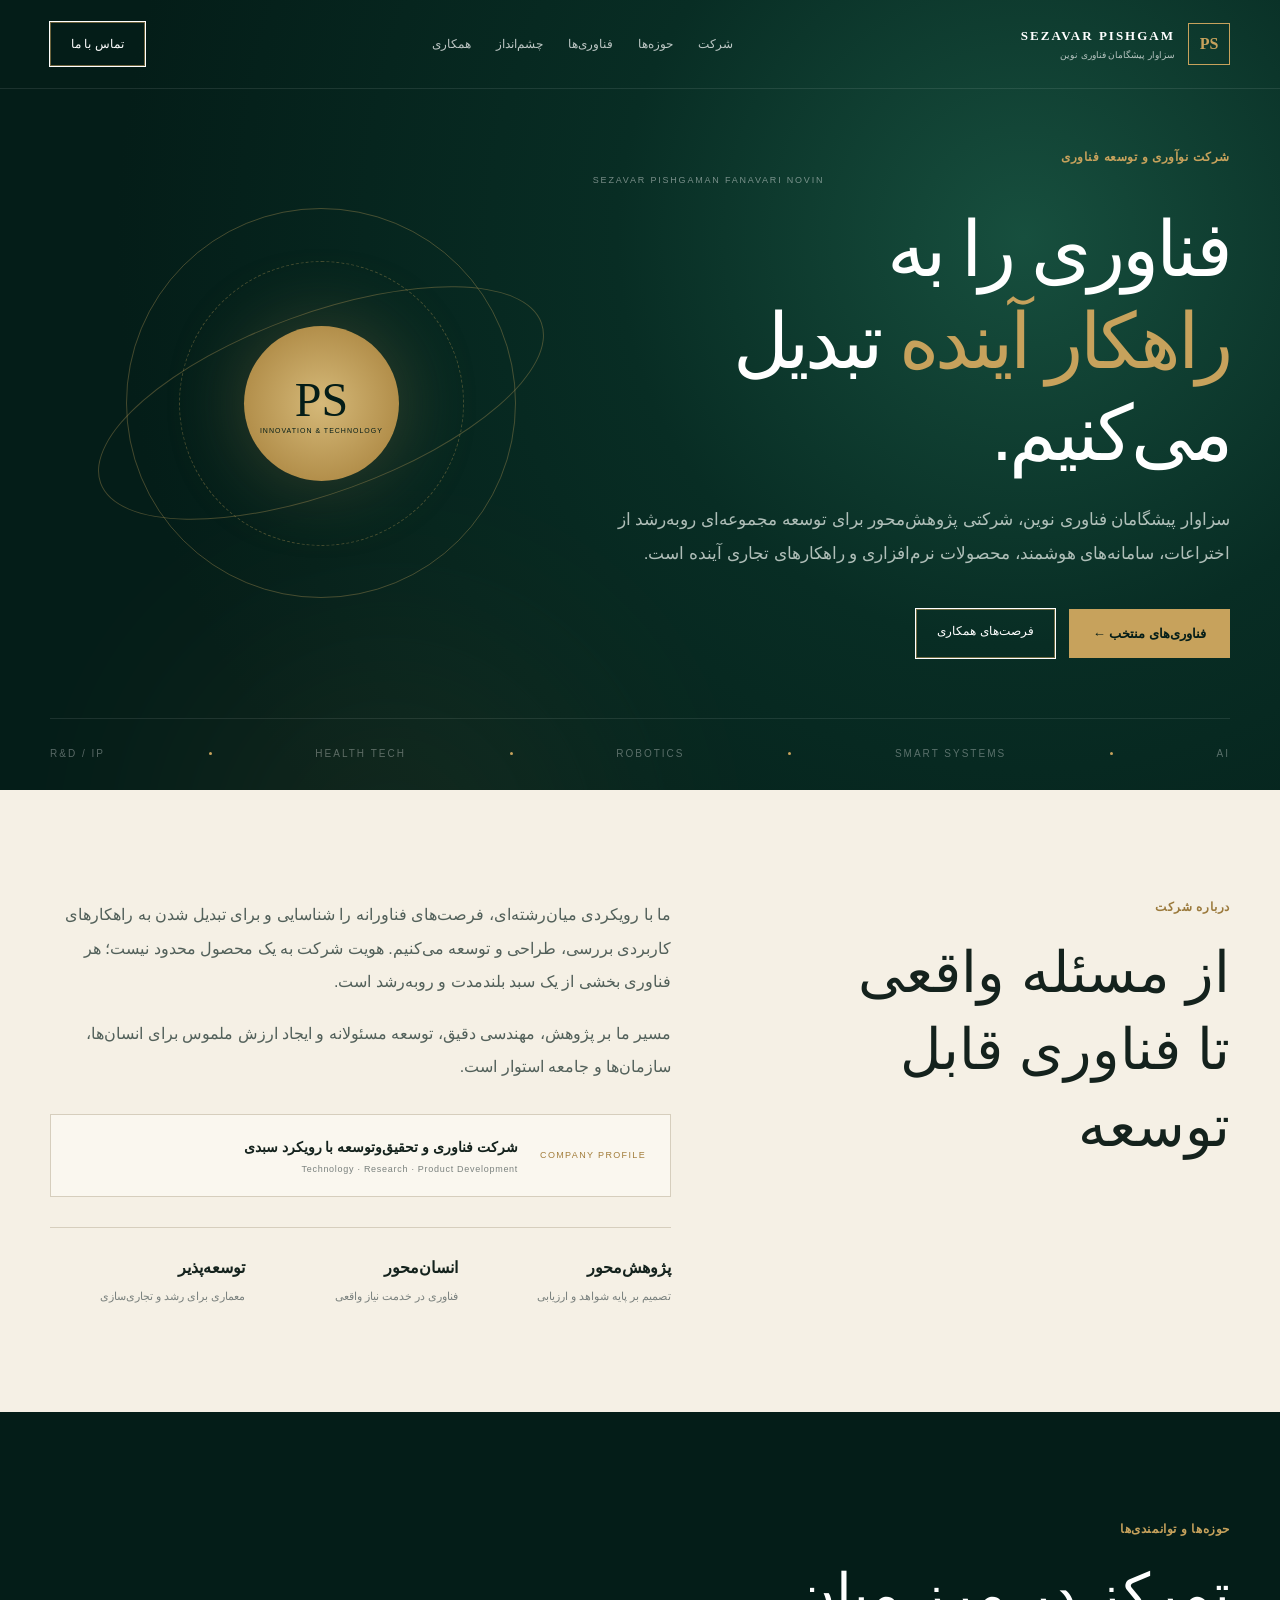
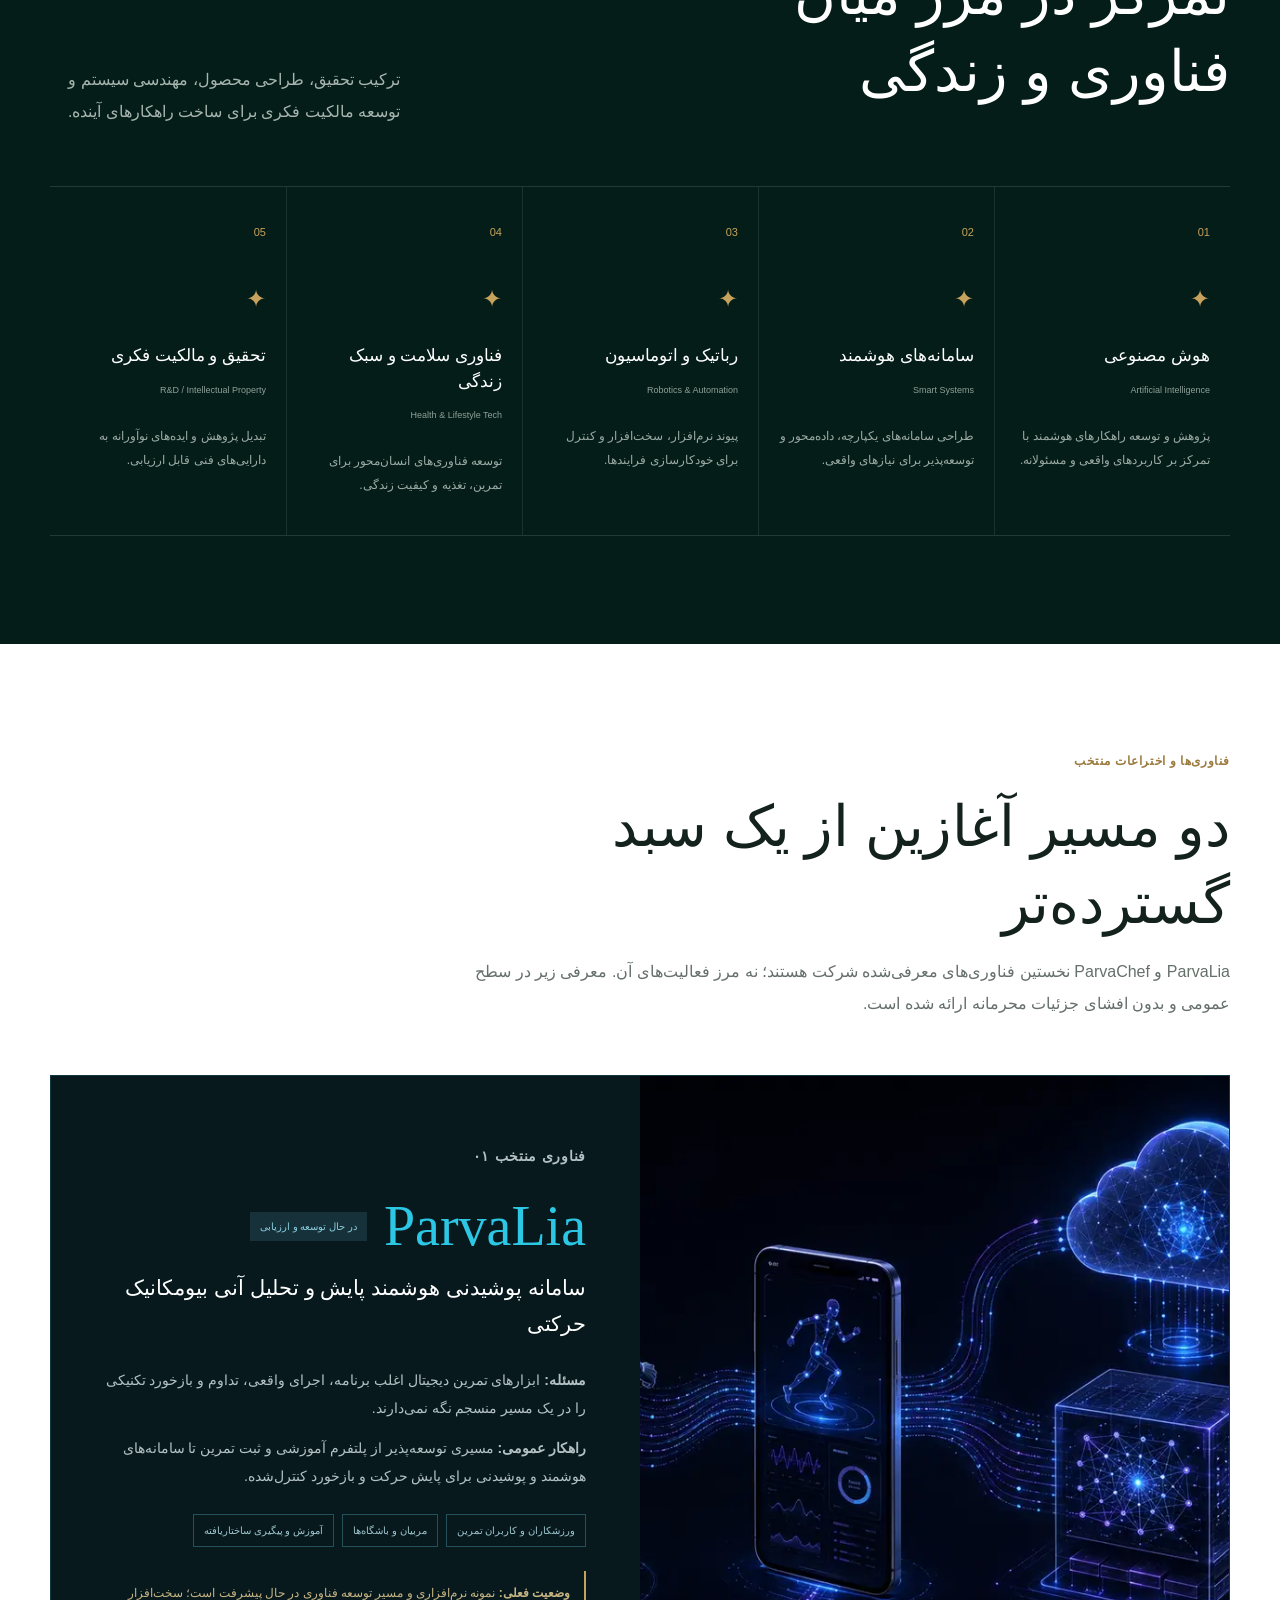
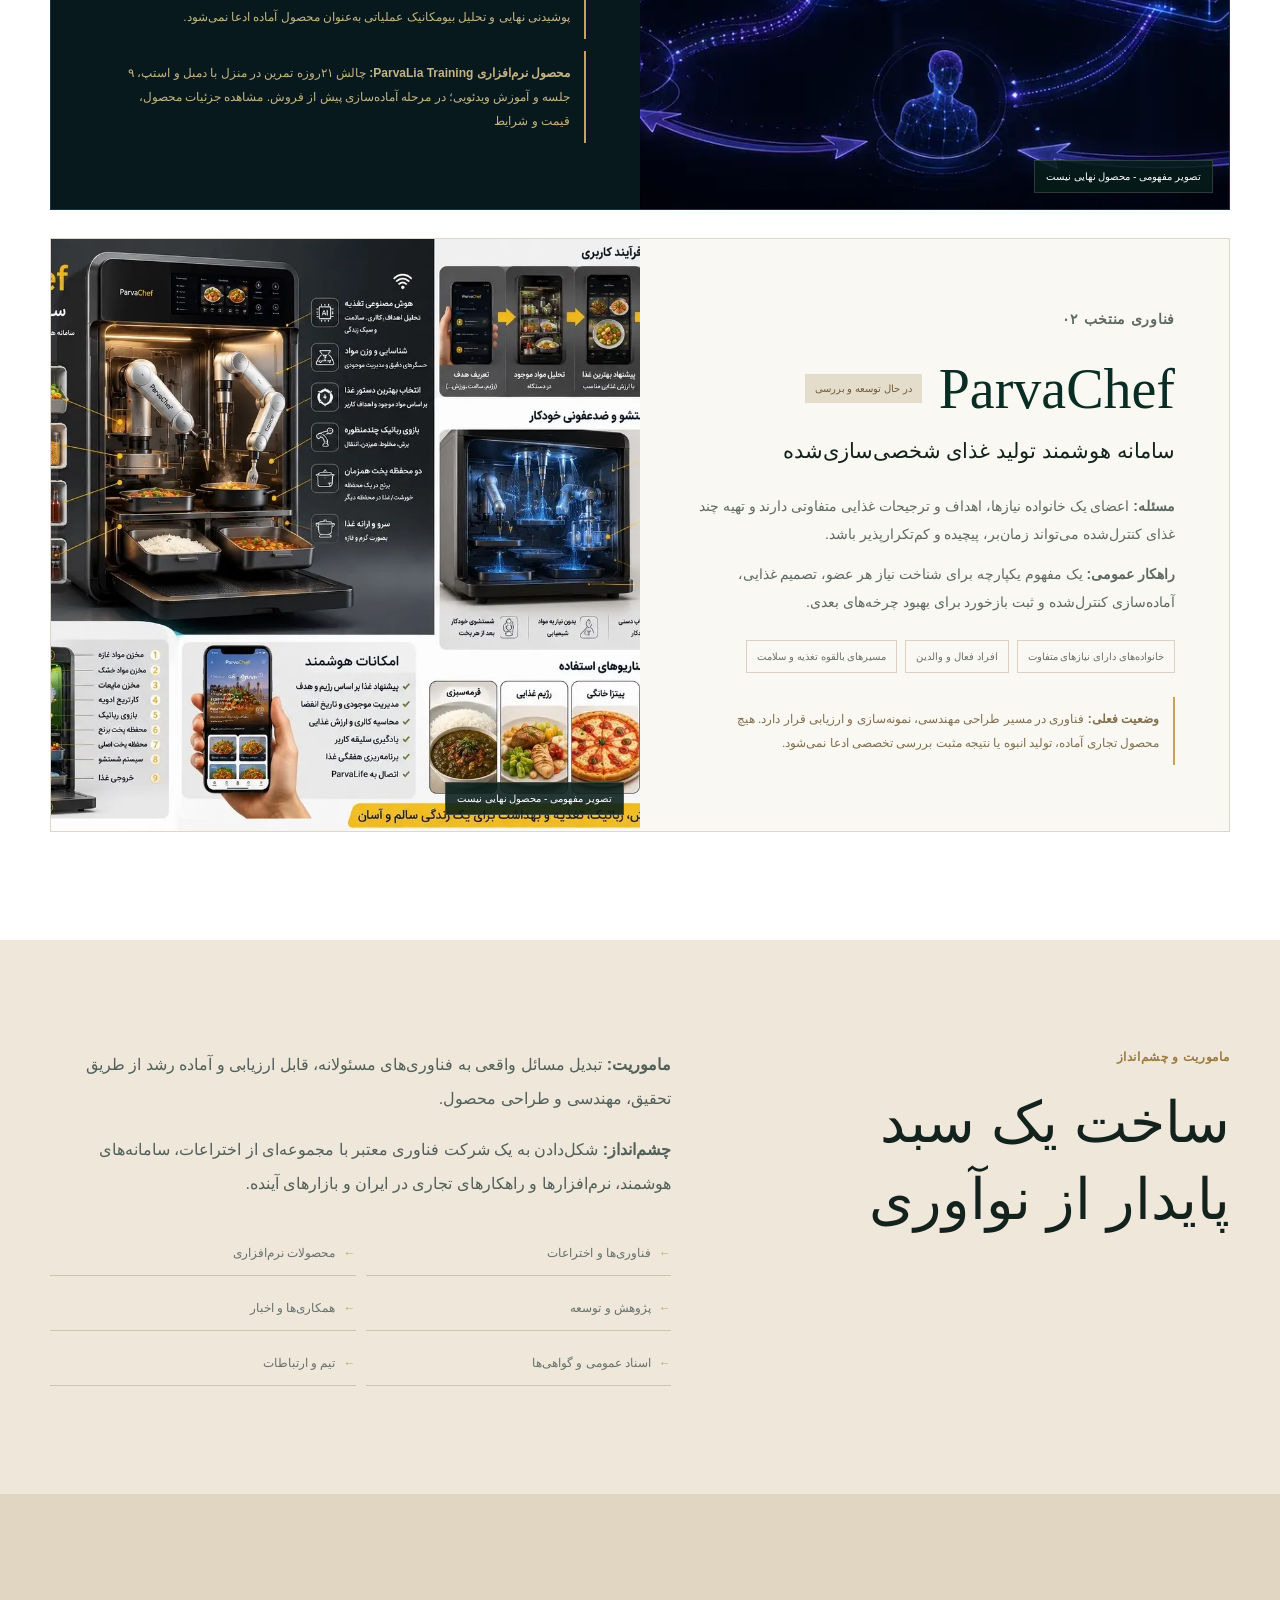
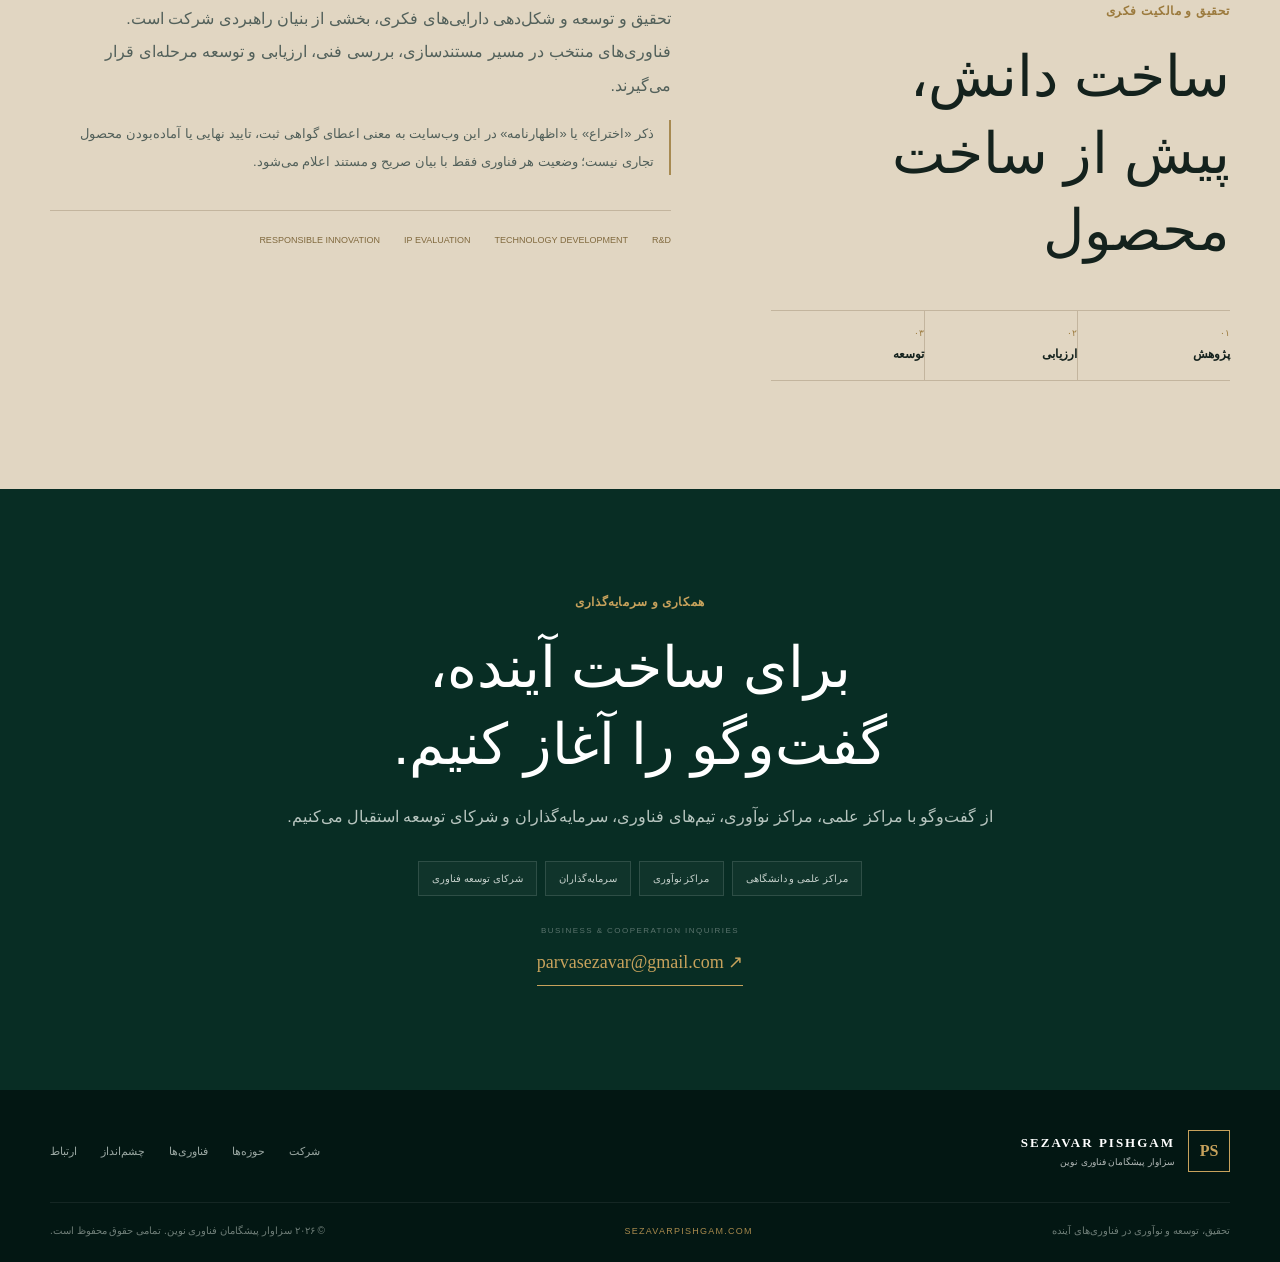
<file: index.html>
<!doctype html>
<html lang="fa" dir="rtl"><head><meta charSet="utf-8"/><meta name="viewport" content="width=device-width, initial-scale=1"/><link rel="stylesheet" href="/assets/index-CYiGcNes.css"/><title>سزاوار پیشگامان فناوری نوین | Sezavar Pishgam</title><meta name="description" content="وب‌سایت رسمی شرکت سزاوار پیشگامان فناوری نوین (Sezavar Pishgaman Fanavari Novin)؛ فعال در تحقیق و توسعه، سامانه‌های هوشمند و فناوری‌های نوآورانه."/><meta name="application-name" content="Sezavar Pishgam"/><meta name="keywords" content="سزاوار پیشگامان فناوری نوین,Sezavar Pishgaman Fanavari Novin,Sezavar Pishgam,ParvaLia,ParvaChef,هوش مصنوعی,سامانه هوشمند,تحقیق و توسعه فناوری"/><meta name="robots" content="index, follow"/><meta name="googlebot" content="index, follow, max-image-preview:large, max-snippet:-1"/><meta property="og:title" content="سزاوار پیشگامان فناوری نوین | Sezavar Pishgam"/><meta property="og:description" content="وب‌سایت رسمی شرکت سزاوار پیشگامان فناوری نوین (Sezavar Pishgaman Fanavari Novin)؛ فعال در تحقیق و توسعه، سامانه‌های هوشمند و فناوری‌های نوآورانه."/><meta property="og:url" content="https://sezavarpishgam.com"/><meta property="og:site_name" content="Sezavar Pishgam"/><meta property="og:type" content="website"/><meta property="og:locale" content="fa_IR"/><meta property="og:image" content="https://sezavarpishgam.com/images/parvalia-wearable-biomechanics-concept.webp"/><meta property="og:image:width" content="1400"/><meta property="og:image:height" content="788"/><meta property="og:image:alt" content="Sezavar Pishgam - Innovation and Technology"/><meta name="twitter:card" content="summary_large_image"/><meta name="twitter:title" content="سزاوار پیشگامان فناوری نوین | Sezavar Pishgam"/><meta name="twitter:description" content="وب‌سایت رسمی شرکت سزاوار پیشگامان فناوری نوین (Sezavar Pishgaman Fanavari Novin)؛ فعال در تحقیق و توسعه، سامانه‌های هوشمند و فناوری‌های نوآورانه."/><meta name="twitter:image" content="https://sezavarpishgam.com/images/parvalia-wearable-biomechanics-concept.webp"/><link rel="shortcut icon" href="https://sezavarpishgam.com/favicon.svg"/><link rel="icon" href="https://sezavarpishgam.com/favicon.svg"/><link rel="canonical" href="https://sezavarpishgam.com/"/>
</head><body><main id="top" dir="rtl"><script type="application/ld+json">{"@context":"https://schema.org","@graph":[{"@type":"Organization","@id":"https://sezavarpishgam.com/#organization","name":"سزاوار پیشگامان فناوری نوین","legalName":"سزاوار پیشگامان فناوری نوین","alternateName":["Sezavar Pishgaman Fanavari Novin","Sezavar Pishgam"],"url":"https://sezavarpishgam.com/","email":"parvasezavar@gmail.com","description":"شرکت نوآوری و تحقیق و توسعه فناوری با تمرکز بر هوش مصنوعی، سامانه‌های هوشمند، رباتیک و فناوری سلامت و سبک زندگی."},{"@type":"WebSite","@id":"https://sezavarpishgam.com/#website","url":"https://sezavarpishgam.com/","name":"سزاوار پیشگامان فناوری نوین","alternateName":"Sezavar Pishgam","inLanguage":"fa-IR","publisher":{"@id":"https://sezavarpishgam.com/#organization"}}]}</script><header><nav class="shell nav" aria-label="ناوبری اصلی"><a class="brand" href="#top" aria-label="صفحه اصلی شرکت سزاوار پیشگامان فناوری نوین"><b>PS</b><span><strong>SEZAVAR PISHGAM</strong><small>سزاوار پیشگامان فناوری نوین</small></span></a><div class="links"><a href="#about">شرکت</a><a href="#capabilities">حوزه‌ها</a><a href="#technologies">فناوری‌ها</a><a href="#vision">چشم‌انداز</a><a href="#contact">همکاری</a></div><a class="outline" href="mailto:parvasezavar@gmail.com">تماس با ما</a></nav></header><section class="hero"><div class="glow"></div><div class="shell hero-grid"><div class="hero-copy"><p class="tag gold">شرکت نوآوری و توسعه فناوری</p><p class="corporate-name" dir="ltr">SEZAVAR PISHGAMAN FANAVARI NOVIN</p><h1>فناوری را به<br/><em>راهکار آینده</em> تبدیل می‌کنیم.</h1><p class="lead">سزاوار پیشگامان فناوری نوین، شرکتی پژوهش‌محور برای توسعه مجموعه‌ای رو‌به‌رشد از اختراعات، سامانه‌های هوشمند، محصولات نرم‌افزاری و راهکارهای تجاری آینده است.</p><div class="actions"><a class="button" href="#technologies">فناوری‌های منتخب ←</a><a class="outline" href="#contact">فرصت‌های همکاری</a></div></div><div class="symbol" aria-hidden="true"><i></i><i></i><i></i><div><b>PS</b><small>INNOVATION &amp; TECHNOLOGY</small></div></div></div><div class="shell hero-foot"><span>AI</span><i></i><span>SMART SYSTEMS</span><i></i><span>ROBOTICS</span><i></i><span>HEALTH TECH</span><i></i><span>R&amp;D / IP</span></div></section><section class="section cream" id="about"><div class="shell two-col"><div><p class="tag">درباره شرکت</p><h2>از مسئله واقعی<br/>تا فناوری قابل توسعه</h2></div><div class="copy"><p>ما با رویکردی میان‌رشته‌ای، فرصت‌های فناورانه را شناسایی و برای تبدیل شدن به راهکارهای کاربردی بررسی، طراحی و توسعه می‌کنیم. هویت شرکت به یک محصول محدود نیست؛ هر فناوری بخشی از یک سبد بلندمدت و رو‌به‌رشد است.</p><p>مسیر ما بر پژوهش، مهندسی دقیق، توسعه مسئولانه و ایجاد ارزش ملموس برای انسان‌ها، سازمان‌ها و جامعه استوار است.</p><div class="company-note"><span>COMPANY PROFILE</span><strong>شرکت فناوری و تحقیق‌وتوسعه با رویکرد سبدی</strong><small>Technology · Research · Product Development</small></div><div class="principles"><div><b>پژوهش‌محور</b><small>تصمیم بر پایه شواهد و ارزیابی</small></div><div><b>انسان‌محور</b><small>فناوری در خدمت نیاز واقعی</small></div><div><b>توسعه‌پذیر</b><small>معماری برای رشد و تجاری‌سازی</small></div></div></div></div></section><section class="section dark" id="capabilities"><div class="shell"><div class="section-head"><div><p class="tag gold">حوزه‌ها و توانمندی‌ها</p><h2>تمرکز در مرز میان<br/>فناوری و زندگی</h2></div><p>ترکیب تحقیق، طراحی محصول، مهندسی سیستم و توسعه مالکیت فکری برای ساخت راهکارهای آینده.</p></div><div class="field-grid"><article><span>01</span><i>✦</i><h3>هوش مصنوعی</h3><small>Artificial Intelligence</small><p>پژوهش و توسعه راهکارهای هوشمند با تمرکز بر کاربردهای واقعی و مسئولانه.</p></article><article><span>02</span><i>✦</i><h3>سامانه‌های هوشمند</h3><small>Smart Systems</small><p>طراحی سامانه‌های یکپارچه، داده‌محور و توسعه‌پذیر برای نیازهای واقعی.</p></article><article><span>03</span><i>✦</i><h3>رباتیک و اتوماسیون</h3><small>Robotics &amp; Automation</small><p>پیوند نرم‌افزار، سخت‌افزار و کنترل برای خودکارسازی فرایندها.</p></article><article><span>04</span><i>✦</i><h3>فناوری سلامت و سبک زندگی</h3><small>Health &amp; Lifestyle Tech</small><p>توسعه فناوری‌های انسان‌محور برای تمرین، تغذیه و کیفیت زندگی.</p></article><article><span>05</span><i>✦</i><h3>تحقیق و مالکیت فکری</h3><small>R&amp;D / Intellectual Property</small><p>تبدیل پژوهش و ایده‌های نوآورانه به دارایی‌های فنی قابل ارزیابی.</p></article></div></div></section><section class="section technologies" id="technologies"><div class="shell"><div class="tech-heading"><p class="tag">فناوری‌ها و اختراعات منتخب</p><h2>دو مسیر آغازین از یک سبد گسترده‌تر</h2><p>ParvaLia و ParvaChef نخستین فناوری‌های معرفی‌شده شرکت هستند؛ نه مرز فعالیت‌های آن. معرفی زیر در سطح عمومی و بدون افشای جزئیات محرمانه ارائه شده است.</p></div><article class="tech-card parvalia" id="parvalia"><div class="tech-visual"><img src="/images/parvalia-wearable-biomechanics-concept.webp" alt="تصویر مفهومی سامانه پوشیدنی و تحلیل بیومکانیک ParvaLia" width="1400" height="788" loading="lazy"/><span>تصویر مفهومی - محصول نهایی نیست</span></div><div class="tech-copy"><p class="tag cyan">فناوری منتخب ۰۱</p><div class="tech-title"><h3>ParvaLia</h3><span>در حال توسعه و ارزیابی</span></div><h4>سامانه پوشیدنی هوشمند پایش و تحلیل آنی بیومکانیک حرکتی</h4><p><b>مسئله:</b> ابزارهای تمرین دیجیتال اغلب برنامه، اجرای واقعی، تداوم و بازخورد تکنیکی را در یک مسیر منسجم نگه نمی‌دارند.</p><p><b>راهکار عمومی:</b> مسیری توسعه‌پذیر از پلتفرم آموزشی و ثبت تمرین تا سامانه‌های هوشمند و پوشیدنی برای پایش حرکت و بازخورد کنترل‌شده.</p><div class="tech-points"><span>ورزشکاران و کاربران تمرین</span><span>مربیان و باشگاه‌ها</span><span>آموزش و پیگیری ساختاریافته</span></div><p class="status"><strong>وضعیت فعلی:</strong> نمونه نرم‌افزاری و مسیر توسعه فناوری در حال پیشرفت است؛ سخت‌افزار پوشیدنی نهایی و تحلیل بیومکانیک عملیاتی به‌عنوان محصول آماده ادعا نمی‌شود.</p><p class="status"><strong>محصول نرم‌افزاری ParvaLia Training:</strong> چالش ۲۱روزه تمرین در منزل با دمبل و استپ، ۹ جلسه و آموزش ویدئویی؛ در مرحله آماده‌سازی پیش از فروش. <a href="/products/parvalia-training-21day/" aria-label="مشاهده جزئیات و قیمت چالش ۲۱روزه ParvaLia Training">مشاهده جزئیات محصول، قیمت و شرایط</a></p></div></article><article class="tech-card parvachef" id="parvachef"><div class="tech-copy"><p class="tag">فناوری منتخب ۰۲</p><div class="tech-title"><h3>ParvaChef</h3><span>در حال توسعه و بررسی</span></div><h4>سامانه هوشمند تولید غذای شخصی‌سازی‌شده</h4><p><b>مسئله:</b> اعضای یک خانواده نیازها، اهداف و ترجیحات غذایی متفاوتی دارند و تهیه چند غذای کنترل‌شده می‌تواند زمان‌بر، پیچیده و کم‌تکرارپذیر باشد.</p><p><b>راهکار عمومی:</b> یک مفهوم یکپارچه برای شناخت نیاز هر عضو، تصمیم غذایی، آماده‌سازی کنترل‌شده و ثبت بازخورد برای بهبود چرخه‌های بعدی.</p><div class="tech-points"><span>خانواده‌های دارای نیازهای متفاوت</span><span>افراد فعال و والدین</span><span>مسیرهای بالقوه تغذیه و سلامت</span></div><p class="status"><strong>وضعیت فعلی:</strong> فناوری در مسیر طراحی مهندسی، نمونه‌سازی و ارزیابی قرار دارد. هیچ محصول تجاری آماده، تولید انبوه یا نتیجه مثبت بررسی تخصصی ادعا نمی‌شود.</p></div><div class="tech-visual"><img src="/images/parvachef-family-food-system-concept.webp" alt="تصویر مفهومی سامانه هوشمند تولید غذای خانوادگی ParvaChef" width="1400" height="933" loading="lazy"/><span>تصویر مفهومی - محصول نهایی نیست</span></div></article></div></section><section class="section vision" id="vision"><div class="shell two-col"><div><p class="tag">ماموریت و چشم‌انداز</p><h2>ساخت یک سبد<br/>پایدار از نوآوری</h2></div><div class="copy"><p><b>ماموریت:</b> تبدیل مسائل واقعی به فناوری‌های مسئولانه، قابل ارزیابی و آماده رشد از طریق تحقیق، مهندسی و طراحی محصول.</p><p><b>چشم‌انداز:</b> شکل‌دادن به یک شرکت فناوری معتبر با مجموعه‌ای از اختراعات، سامانه‌های هوشمند، نرم‌افزارها و راهکارهای تجاری در ایران و بازارهای آینده.</p><div class="future-map" aria-label="مسیرهای توسعه آینده وب‌سایت"><span>فناوری‌ها و اختراعات</span><span>محصولات نرم‌افزاری</span><span>پژوهش و توسعه</span><span>همکاری‌ها و اخبار</span><span>اسناد عمومی و گواهی‌ها</span><span>تیم و ارتباطات</span></div></div></div></section><section class="section ip"><div class="shell two-col"><div><p class="tag">تحقیق و مالکیت فکری</p><h2>ساخت دانش،<br/>پیش از ساخت محصول</h2><div class="rd-stages" aria-label="مسیر توسعه فناوری"><div><span>۰۱</span><b>پژوهش</b></div><div><span>۰۲</span><b>ارزیابی</b></div><div><span>۰۳</span><b>توسعه</b></div></div></div><div class="copy"><p>تحقیق و توسعه و شکل‌دهی دارایی‌های فکری، بخشی از بنیان راهبردی شرکت است. فناوری‌های منتخب در مسیر مستندسازی، بررسی فنی، ارزیابی و توسعه مرحله‌ای قرار می‌گیرند.</p><p class="legal-note">ذکر «اختراع» یا «اظهارنامه» در این وب‌سایت به معنی اعطای گواهی ثبت، تایید نهایی یا آماده‌بودن محصول تجاری نیست؛ وضعیت هر فناوری فقط با بیان صریح و مستند اعلام می‌شود.</p><div class="ip-tags"><span>R&amp;D</span><span>TECHNOLOGY DEVELOPMENT</span><span>IP EVALUATION</span><span>RESPONSIBLE INNOVATION</span></div></div></div></section><section class="contact" id="contact"><div class="shell"><p class="tag gold">همکاری و سرمایه‌گذاری</p><h2>برای ساخت آینده،<br/>گفت‌وگو را آغاز کنیم.</h2><p>از گفت‌وگو با مراکز علمی، مراکز نوآوری، تیم‌های فناوری، سرمایه‌گذاران و شرکای توسعه استقبال می‌کنیم.</p><div class="partner-types" aria-label="زمینه‌های همکاری"><span>مراکز علمی و دانشگاهی</span><span>مراکز نوآوری</span><span>سرمایه‌گذاران</span><span>شرکای توسعه فناوری</span></div><small class="contact-label">BUSINESS &amp; COOPERATION INQUIRIES</small><a class="contact-email" href="mailto:parvasezavar@gmail.com">parvasezavar@gmail.com ↗</a></div></section><footer><div class="shell footer-main"><div class="brand"><b>PS</b><span><strong>SEZAVAR PISHGAM</strong><small>سزاوار پیشگامان فناوری نوین</small></span></div><nav aria-label="ناوبری پایین صفحه"><a href="#about">شرکت</a><a href="#capabilities">حوزه‌ها</a><a href="#technologies">فناوری‌ها</a><a href="#vision">چشم‌انداز</a><a href="#contact">ارتباط</a></nav></div><div class="shell footer-bottom"><p>تحقیق، توسعه و نوآوری در فناوری‌های آینده</p><span class="official-domain" dir="ltr">SEZAVARPISHGAM.COM</span><small>© ۲۰۲۶ سزاوار پیشگامان فناوری نوین. تمامی حقوق محفوظ است.</small></div></footer></main></body></html>
</file>
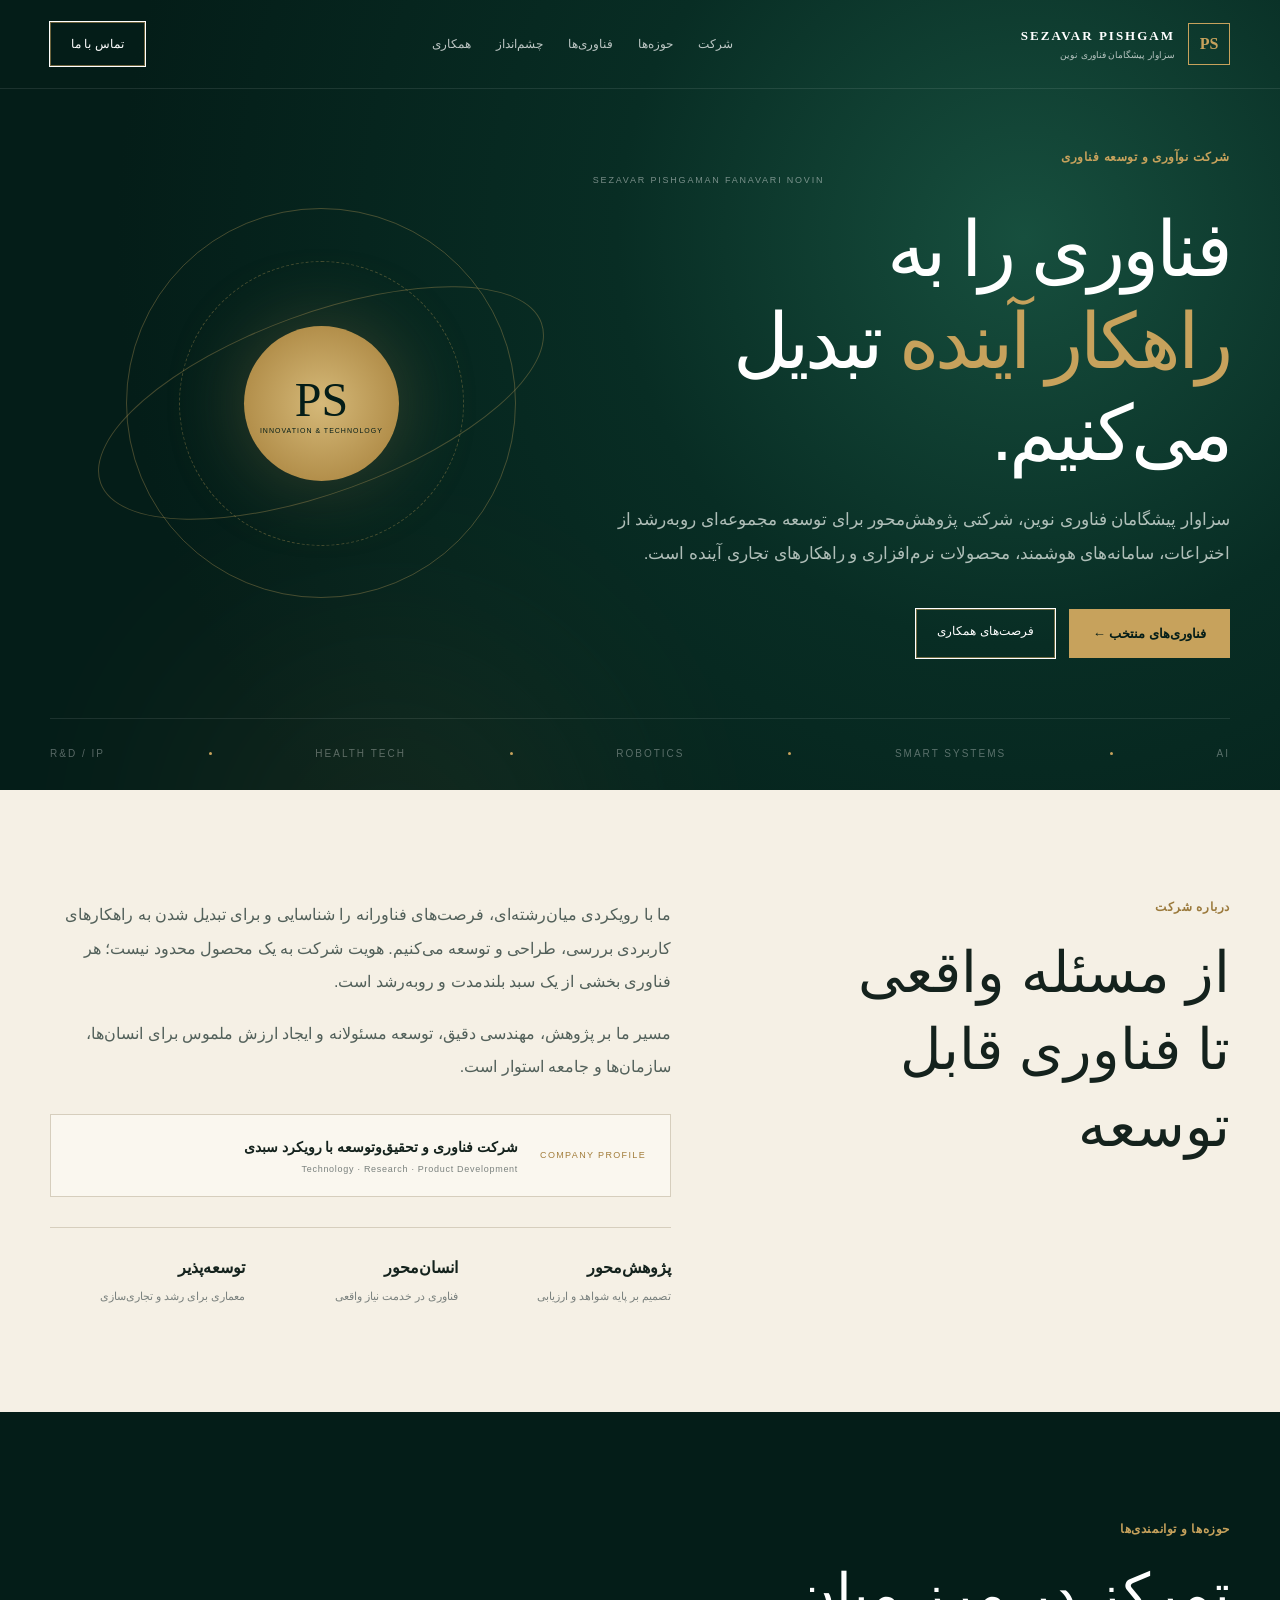
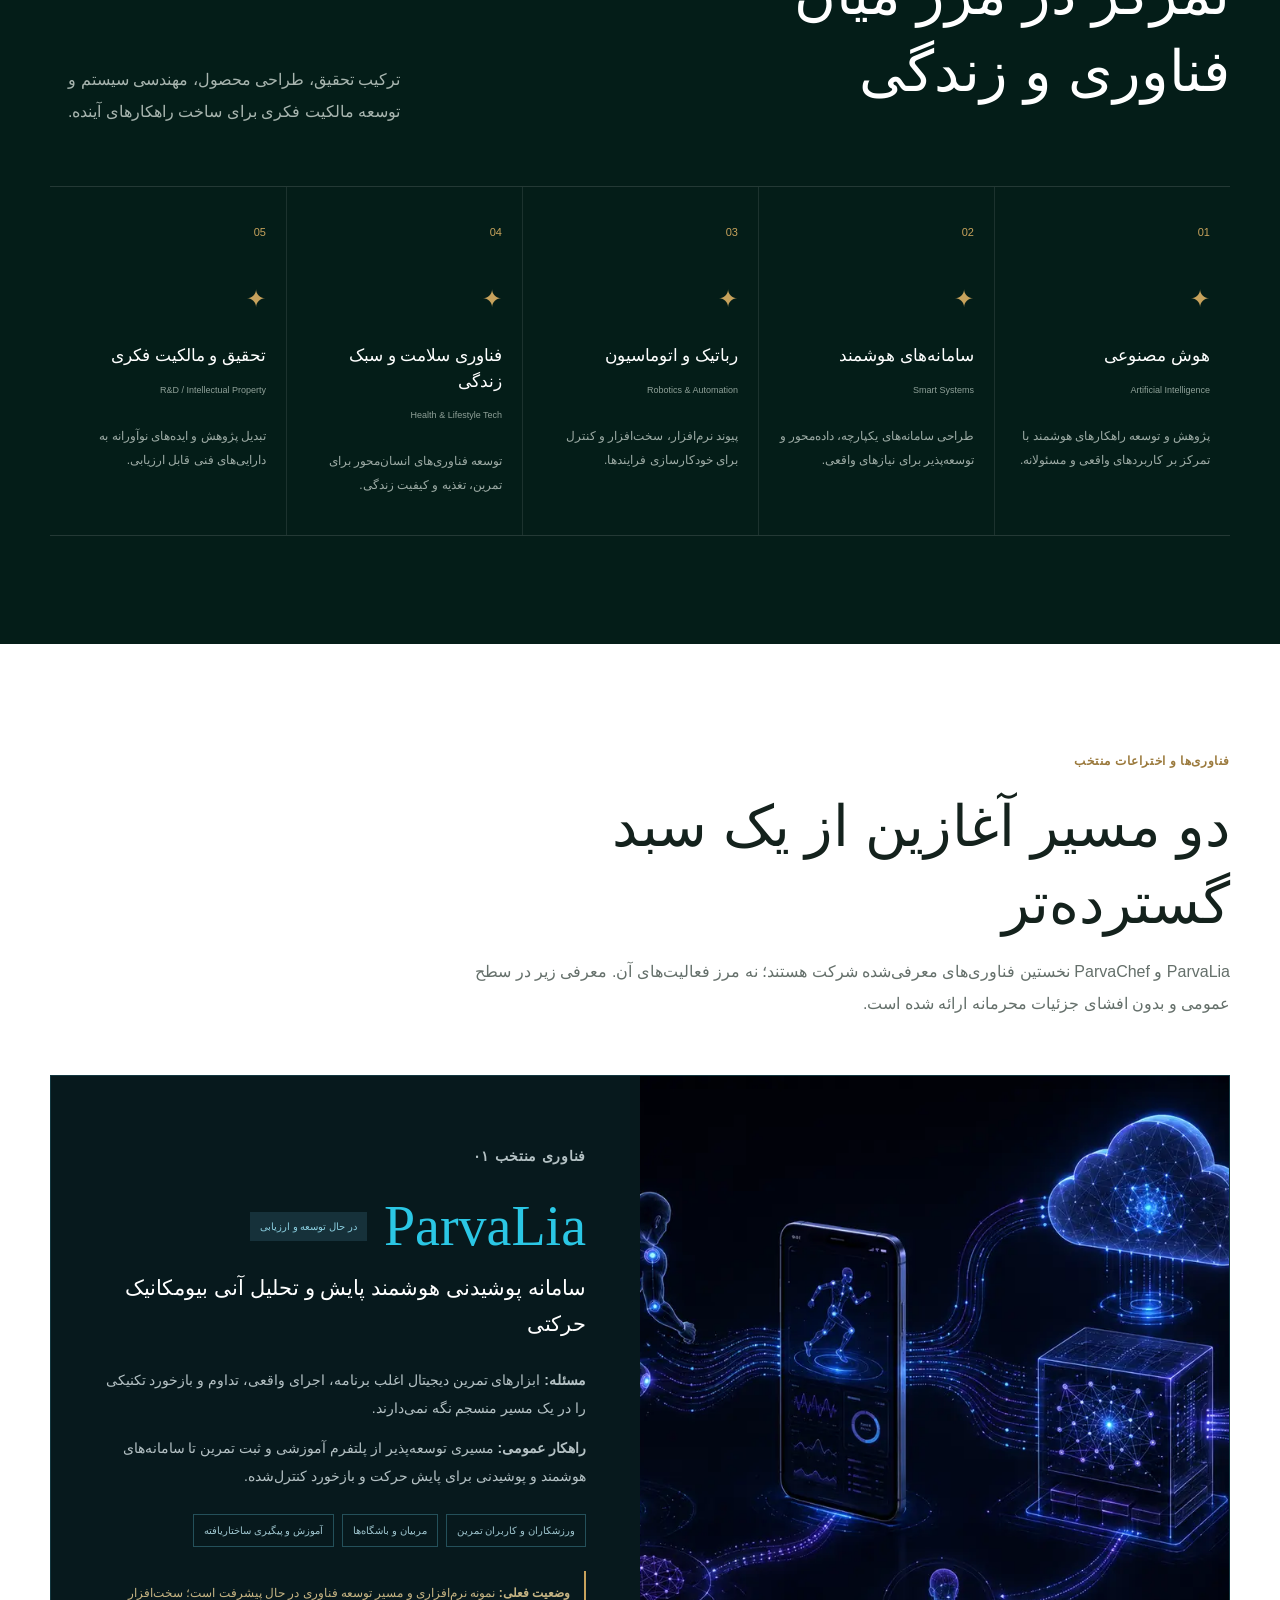
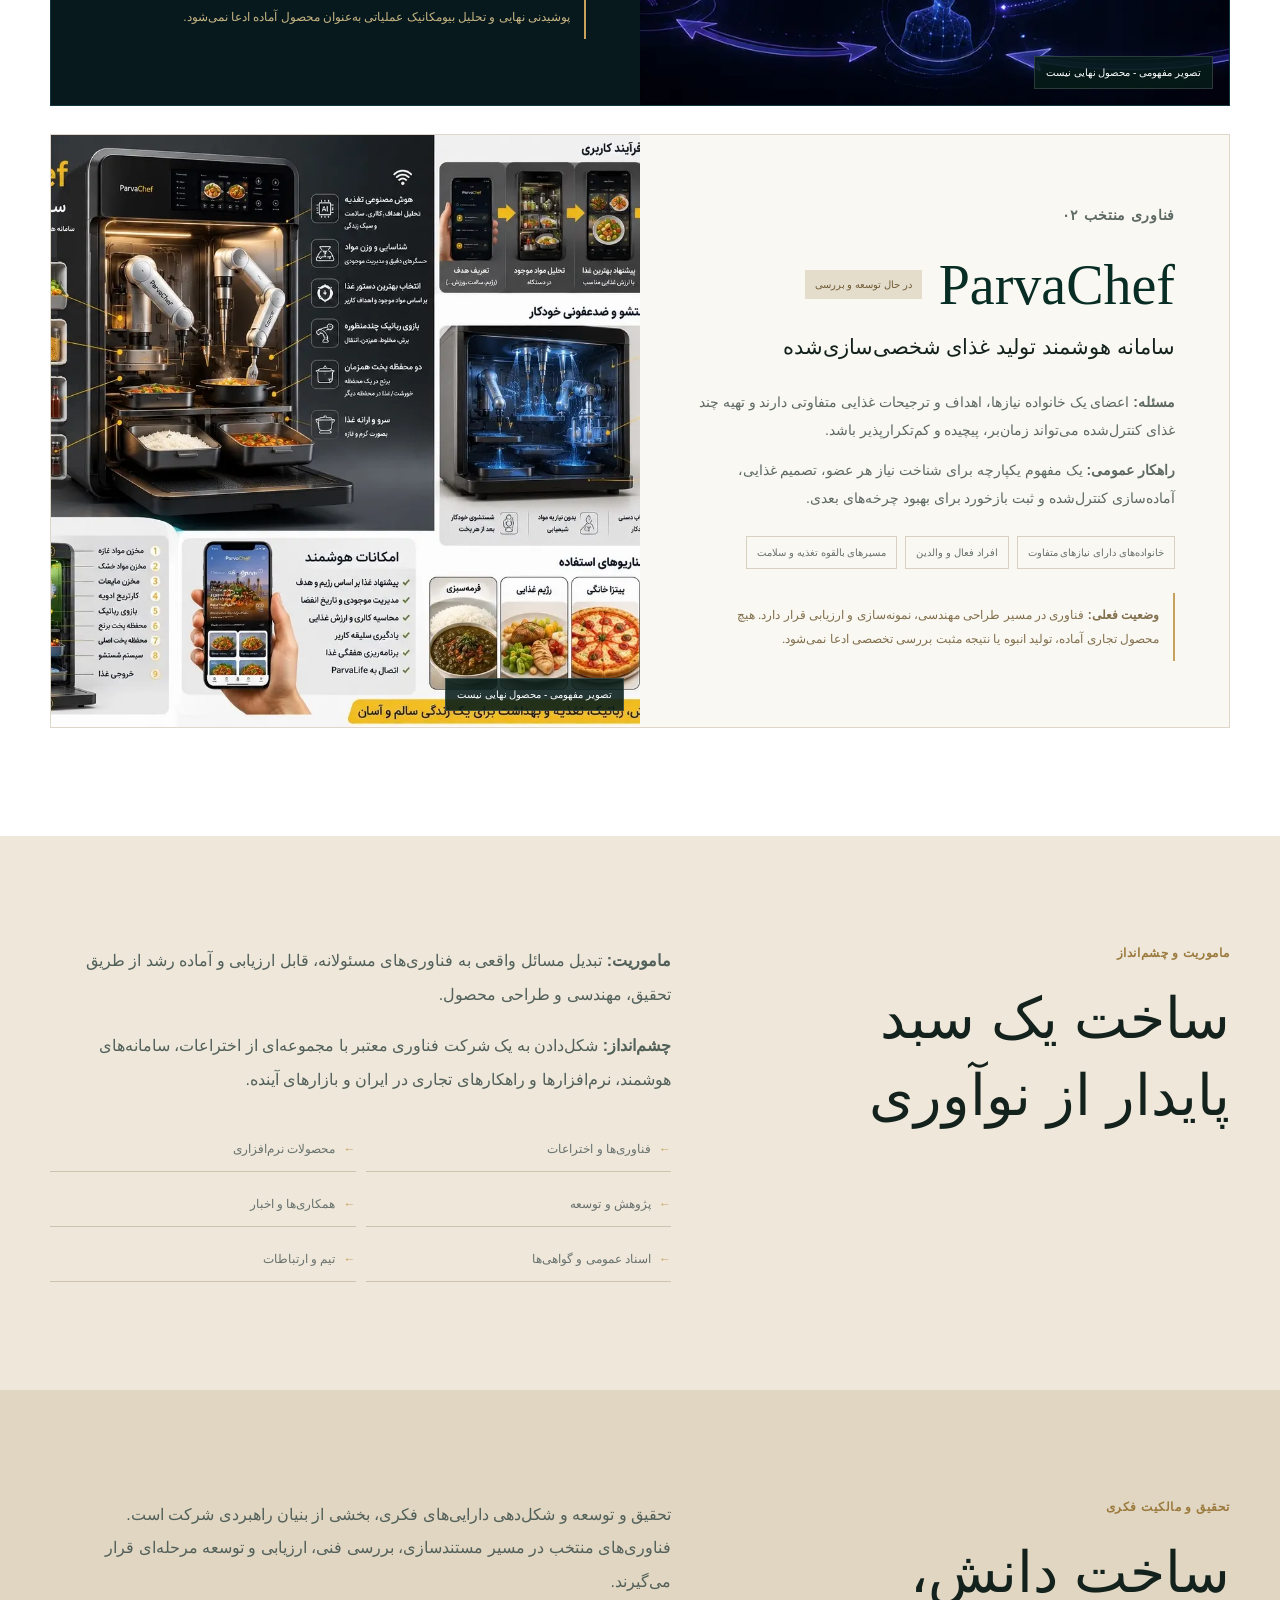
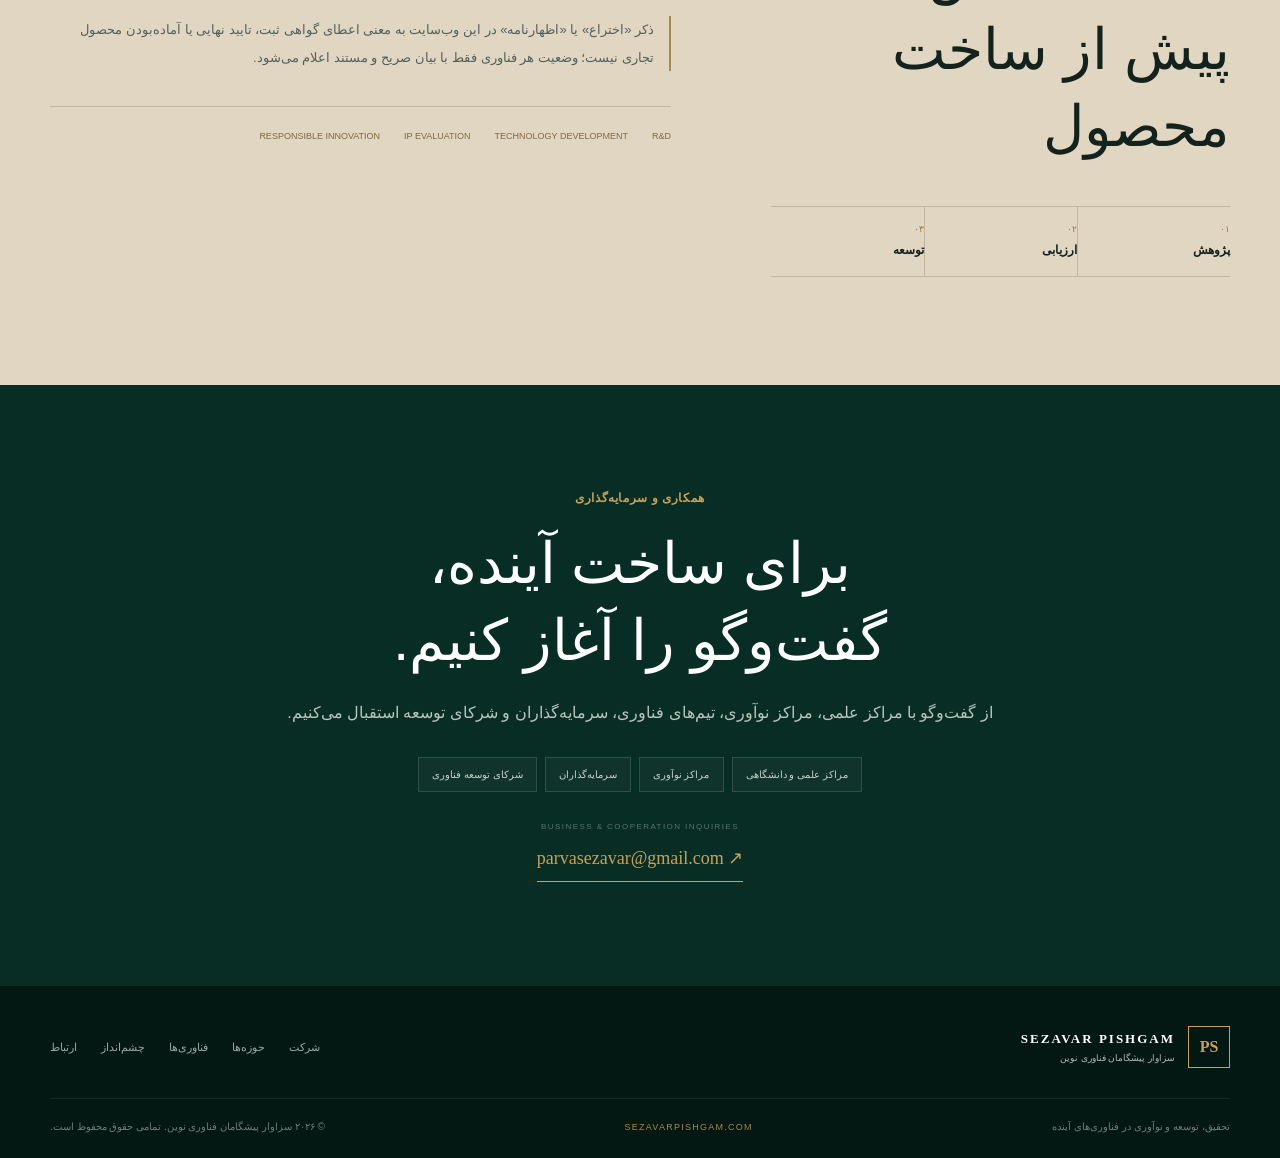
<file: public/index.html>
<!doctype html>
<html lang="fa" dir="rtl"><head><meta charSet="utf-8"/><meta name="viewport" content="width=device-width, initial-scale=1"/><link rel="stylesheet" href="/assets/index-CYiGcNes.css"/><title>سزاوار پیشگامان فناوری نوین | Sezavar Pishgam</title><meta name="description" content="وب‌سایت رسمی شرکت سزاوار پیشگامان فناوری نوین (Sezavar Pishgaman Fanavari Novin)؛ فعال در تحقیق و توسعه، سامانه‌های هوشمند و فناوری‌های نوآورانه."/><meta name="application-name" content="Sezavar Pishgam"/><meta name="keywords" content="سزاوار پیشگامان فناوری نوین,Sezavar Pishgaman Fanavari Novin,Sezavar Pishgam,ParvaLia,ParvaChef,هوش مصنوعی,سامانه هوشمند,تحقیق و توسعه فناوری"/><meta name="robots" content="index, follow"/><meta name="googlebot" content="index, follow, max-image-preview:large, max-snippet:-1"/><meta property="og:title" content="سزاوار پیشگامان فناوری نوین | Sezavar Pishgam"/><meta property="og:description" content="وب‌سایت رسمی شرکت سزاوار پیشگامان فناوری نوین (Sezavar Pishgaman Fanavari Novin)؛ فعال در تحقیق و توسعه، سامانه‌های هوشمند و فناوری‌های نوآورانه."/><meta property="og:url" content="https://sezavarpishgam.com"/><meta property="og:site_name" content="Sezavar Pishgam"/><meta property="og:type" content="website"/><meta property="og:locale" content="fa_IR"/><meta property="og:image" content="https://sezavarpishgam.com/images/parvalia-wearable-biomechanics-concept.webp"/><meta property="og:image:width" content="1400"/><meta property="og:image:height" content="788"/><meta property="og:image:alt" content="Sezavar Pishgam - Innovation and Technology"/><meta name="twitter:card" content="summary_large_image"/><meta name="twitter:title" content="سزاوار پیشگامان فناوری نوین | Sezavar Pishgam"/><meta name="twitter:description" content="وب‌سایت رسمی شرکت سزاوار پیشگامان فناوری نوین (Sezavar Pishgaman Fanavari Novin)؛ فعال در تحقیق و توسعه، سامانه‌های هوشمند و فناوری‌های نوآورانه."/><meta name="twitter:image" content="https://sezavarpishgam.com/images/parvalia-wearable-biomechanics-concept.webp"/><link rel="shortcut icon" href="https://sezavarpishgam.com/favicon.svg"/><link rel="icon" href="https://sezavarpishgam.com/favicon.svg"/><link rel="canonical" href="https://sezavarpishgam.com/"/>
</head><body><main id="top" dir="rtl"><script type="application/ld+json">{"@context":"https://schema.org","@graph":[{"@type":"Organization","@id":"https://sezavarpishgam.com/#organization","name":"سزاوار پیشگامان فناوری نوین","legalName":"سزاوار پیشگامان فناوری نوین","alternateName":["Sezavar Pishgaman Fanavari Novin","Sezavar Pishgam"],"url":"https://sezavarpishgam.com/","email":"parvasezavar@gmail.com","description":"شرکت نوآوری و تحقیق و توسعه فناوری با تمرکز بر هوش مصنوعی، سامانه‌های هوشمند، رباتیک و فناوری سلامت و سبک زندگی."},{"@type":"WebSite","@id":"https://sezavarpishgam.com/#website","url":"https://sezavarpishgam.com/","name":"سزاوار پیشگامان فناوری نوین","alternateName":"Sezavar Pishgam","inLanguage":"fa-IR","publisher":{"@id":"https://sezavarpishgam.com/#organization"}}]}</script><header><nav class="shell nav" aria-label="ناوبری اصلی"><a class="brand" href="#top" aria-label="صفحه اصلی شرکت سزاوار پیشگامان فناوری نوین"><b>PS</b><span><strong>SEZAVAR PISHGAM</strong><small>سزاوار پیشگامان فناوری نوین</small></span></a><div class="links"><a href="#about">شرکت</a><a href="#capabilities">حوزه‌ها</a><a href="#technologies">فناوری‌ها</a><a href="#vision">چشم‌انداز</a><a href="#contact">همکاری</a></div><a class="outline" href="mailto:parvasezavar@gmail.com">تماس با ما</a></nav></header><section class="hero"><div class="glow"></div><div class="shell hero-grid"><div class="hero-copy"><p class="tag gold">شرکت نوآوری و توسعه فناوری</p><p class="corporate-name" dir="ltr">SEZAVAR PISHGAMAN FANAVARI NOVIN</p><h1>فناوری را به<br/><em>راهکار آینده</em> تبدیل می‌کنیم.</h1><p class="lead">سزاوار پیشگامان فناوری نوین، شرکتی پژوهش‌محور برای توسعه مجموعه‌ای رو‌به‌رشد از اختراعات، سامانه‌های هوشمند، محصولات نرم‌افزاری و راهکارهای تجاری آینده است.</p><div class="actions"><a class="button" href="#technologies">فناوری‌های منتخب ←</a><a class="outline" href="#contact">فرصت‌های همکاری</a></div></div><div class="symbol" aria-hidden="true"><i></i><i></i><i></i><div><b>PS</b><small>INNOVATION &amp; TECHNOLOGY</small></div></div></div><div class="shell hero-foot"><span>AI</span><i></i><span>SMART SYSTEMS</span><i></i><span>ROBOTICS</span><i></i><span>HEALTH TECH</span><i></i><span>R&amp;D / IP</span></div></section><section class="section cream" id="about"><div class="shell two-col"><div><p class="tag">درباره شرکت</p><h2>از مسئله واقعی<br/>تا فناوری قابل توسعه</h2></div><div class="copy"><p>ما با رویکردی میان‌رشته‌ای، فرصت‌های فناورانه را شناسایی و برای تبدیل شدن به راهکارهای کاربردی بررسی، طراحی و توسعه می‌کنیم. هویت شرکت به یک محصول محدود نیست؛ هر فناوری بخشی از یک سبد بلندمدت و رو‌به‌رشد است.</p><p>مسیر ما بر پژوهش، مهندسی دقیق، توسعه مسئولانه و ایجاد ارزش ملموس برای انسان‌ها، سازمان‌ها و جامعه استوار است.</p><div class="company-note"><span>COMPANY PROFILE</span><strong>شرکت فناوری و تحقیق‌وتوسعه با رویکرد سبدی</strong><small>Technology · Research · Product Development</small></div><div class="principles"><div><b>پژوهش‌محور</b><small>تصمیم بر پایه شواهد و ارزیابی</small></div><div><b>انسان‌محور</b><small>فناوری در خدمت نیاز واقعی</small></div><div><b>توسعه‌پذیر</b><small>معماری برای رشد و تجاری‌سازی</small></div></div></div></div></section><section class="section dark" id="capabilities"><div class="shell"><div class="section-head"><div><p class="tag gold">حوزه‌ها و توانمندی‌ها</p><h2>تمرکز در مرز میان<br/>فناوری و زندگی</h2></div><p>ترکیب تحقیق، طراحی محصول، مهندسی سیستم و توسعه مالکیت فکری برای ساخت راهکارهای آینده.</p></div><div class="field-grid"><article><span>01</span><i>✦</i><h3>هوش مصنوعی</h3><small>Artificial Intelligence</small><p>پژوهش و توسعه راهکارهای هوشمند با تمرکز بر کاربردهای واقعی و مسئولانه.</p></article><article><span>02</span><i>✦</i><h3>سامانه‌های هوشمند</h3><small>Smart Systems</small><p>طراحی سامانه‌های یکپارچه، داده‌محور و توسعه‌پذیر برای نیازهای واقعی.</p></article><article><span>03</span><i>✦</i><h3>رباتیک و اتوماسیون</h3><small>Robotics &amp; Automation</small><p>پیوند نرم‌افزار، سخت‌افزار و کنترل برای خودکارسازی فرایندها.</p></article><article><span>04</span><i>✦</i><h3>فناوری سلامت و سبک زندگی</h3><small>Health &amp; Lifestyle Tech</small><p>توسعه فناوری‌های انسان‌محور برای تمرین، تغذیه و کیفیت زندگی.</p></article><article><span>05</span><i>✦</i><h3>تحقیق و مالکیت فکری</h3><small>R&amp;D / Intellectual Property</small><p>تبدیل پژوهش و ایده‌های نوآورانه به دارایی‌های فنی قابل ارزیابی.</p></article></div></div></section><section class="section technologies" id="technologies"><div class="shell"><div class="tech-heading"><p class="tag">فناوری‌ها و اختراعات منتخب</p><h2>دو مسیر آغازین از یک سبد گسترده‌تر</h2><p>ParvaLia و ParvaChef نخستین فناوری‌های معرفی‌شده شرکت هستند؛ نه مرز فعالیت‌های آن. معرفی زیر در سطح عمومی و بدون افشای جزئیات محرمانه ارائه شده است.</p></div><article class="tech-card parvalia" id="parvalia"><div class="tech-visual"><img src="/images/parvalia-wearable-biomechanics-concept.webp" alt="تصویر مفهومی سامانه پوشیدنی و تحلیل بیومکانیک ParvaLia" width="1400" height="788" loading="lazy"/><span>تصویر مفهومی - محصول نهایی نیست</span></div><div class="tech-copy"><p class="tag cyan">فناوری منتخب ۰۱</p><div class="tech-title"><h3>ParvaLia</h3><span>در حال توسعه و ارزیابی</span></div><h4>سامانه پوشیدنی هوشمند پایش و تحلیل آنی بیومکانیک حرکتی</h4><p><b>مسئله:</b> ابزارهای تمرین دیجیتال اغلب برنامه، اجرای واقعی، تداوم و بازخورد تکنیکی را در یک مسیر منسجم نگه نمی‌دارند.</p><p><b>راهکار عمومی:</b> مسیری توسعه‌پذیر از پلتفرم آموزشی و ثبت تمرین تا سامانه‌های هوشمند و پوشیدنی برای پایش حرکت و بازخورد کنترل‌شده.</p><div class="tech-points"><span>ورزشکاران و کاربران تمرین</span><span>مربیان و باشگاه‌ها</span><span>آموزش و پیگیری ساختاریافته</span></div><p class="status"><strong>وضعیت فعلی:</strong> نمونه نرم‌افزاری و مسیر توسعه فناوری در حال پیشرفت است؛ سخت‌افزار پوشیدنی نهایی و تحلیل بیومکانیک عملیاتی به‌عنوان محصول آماده ادعا نمی‌شود.</p></div></article><article class="tech-card parvachef" id="parvachef"><div class="tech-copy"><p class="tag">فناوری منتخب ۰۲</p><div class="tech-title"><h3>ParvaChef</h3><span>در حال توسعه و بررسی</span></div><h4>سامانه هوشمند تولید غذای شخصی‌سازی‌شده</h4><p><b>مسئله:</b> اعضای یک خانواده نیازها، اهداف و ترجیحات غذایی متفاوتی دارند و تهیه چند غذای کنترل‌شده می‌تواند زمان‌بر، پیچیده و کم‌تکرارپذیر باشد.</p><p><b>راهکار عمومی:</b> یک مفهوم یکپارچه برای شناخت نیاز هر عضو، تصمیم غذایی، آماده‌سازی کنترل‌شده و ثبت بازخورد برای بهبود چرخه‌های بعدی.</p><div class="tech-points"><span>خانواده‌های دارای نیازهای متفاوت</span><span>افراد فعال و والدین</span><span>مسیرهای بالقوه تغذیه و سلامت</span></div><p class="status"><strong>وضعیت فعلی:</strong> فناوری در مسیر طراحی مهندسی، نمونه‌سازی و ارزیابی قرار دارد. هیچ محصول تجاری آماده، تولید انبوه یا نتیجه مثبت بررسی تخصصی ادعا نمی‌شود.</p></div><div class="tech-visual"><img src="/images/parvachef-family-food-system-concept.webp" alt="تصویر مفهومی سامانه هوشمند تولید غذای خانوادگی ParvaChef" width="1400" height="933" loading="lazy"/><span>تصویر مفهومی - محصول نهایی نیست</span></div></article></div></section><section class="section vision" id="vision"><div class="shell two-col"><div><p class="tag">ماموریت و چشم‌انداز</p><h2>ساخت یک سبد<br/>پایدار از نوآوری</h2></div><div class="copy"><p><b>ماموریت:</b> تبدیل مسائل واقعی به فناوری‌های مسئولانه، قابل ارزیابی و آماده رشد از طریق تحقیق، مهندسی و طراحی محصول.</p><p><b>چشم‌انداز:</b> شکل‌دادن به یک شرکت فناوری معتبر با مجموعه‌ای از اختراعات، سامانه‌های هوشمند، نرم‌افزارها و راهکارهای تجاری در ایران و بازارهای آینده.</p><div class="future-map" aria-label="مسیرهای توسعه آینده وب‌سایت"><span>فناوری‌ها و اختراعات</span><span>محصولات نرم‌افزاری</span><span>پژوهش و توسعه</span><span>همکاری‌ها و اخبار</span><span>اسناد عمومی و گواهی‌ها</span><span>تیم و ارتباطات</span></div></div></div></section><section class="section ip"><div class="shell two-col"><div><p class="tag">تحقیق و مالکیت فکری</p><h2>ساخت دانش،<br/>پیش از ساخت محصول</h2><div class="rd-stages" aria-label="مسیر توسعه فناوری"><div><span>۰۱</span><b>پژوهش</b></div><div><span>۰۲</span><b>ارزیابی</b></div><div><span>۰۳</span><b>توسعه</b></div></div></div><div class="copy"><p>تحقیق و توسعه و شکل‌دهی دارایی‌های فکری، بخشی از بنیان راهبردی شرکت است. فناوری‌های منتخب در مسیر مستندسازی، بررسی فنی، ارزیابی و توسعه مرحله‌ای قرار می‌گیرند.</p><p class="legal-note">ذکر «اختراع» یا «اظهارنامه» در این وب‌سایت به معنی اعطای گواهی ثبت، تایید نهایی یا آماده‌بودن محصول تجاری نیست؛ وضعیت هر فناوری فقط با بیان صریح و مستند اعلام می‌شود.</p><div class="ip-tags"><span>R&amp;D</span><span>TECHNOLOGY DEVELOPMENT</span><span>IP EVALUATION</span><span>RESPONSIBLE INNOVATION</span></div></div></div></section><section class="contact" id="contact"><div class="shell"><p class="tag gold">همکاری و سرمایه‌گذاری</p><h2>برای ساخت آینده،<br/>گفت‌وگو را آغاز کنیم.</h2><p>از گفت‌وگو با مراکز علمی، مراکز نوآوری، تیم‌های فناوری، سرمایه‌گذاران و شرکای توسعه استقبال می‌کنیم.</p><div class="partner-types" aria-label="زمینه‌های همکاری"><span>مراکز علمی و دانشگاهی</span><span>مراکز نوآوری</span><span>سرمایه‌گذاران</span><span>شرکای توسعه فناوری</span></div><small class="contact-label">BUSINESS &amp; COOPERATION INQUIRIES</small><a class="contact-email" href="mailto:parvasezavar@gmail.com">parvasezavar@gmail.com ↗</a></div></section><footer><div class="shell footer-main"><div class="brand"><b>PS</b><span><strong>SEZAVAR PISHGAM</strong><small>سزاوار پیشگامان فناوری نوین</small></span></div><nav aria-label="ناوبری پایین صفحه"><a href="#about">شرکت</a><a href="#capabilities">حوزه‌ها</a><a href="#technologies">فناوری‌ها</a><a href="#vision">چشم‌انداز</a><a href="#contact">ارتباط</a></nav></div><div class="shell footer-bottom"><p>تحقیق، توسعه و نوآوری در فناوری‌های آینده</p><span class="official-domain" dir="ltr">SEZAVARPISHGAM.COM</span><small>© ۲۰۲۶ سزاوار پیشگامان فناوری نوین. تمامی حقوق محفوظ است.</small></div></footer></main></body></html>
</file>
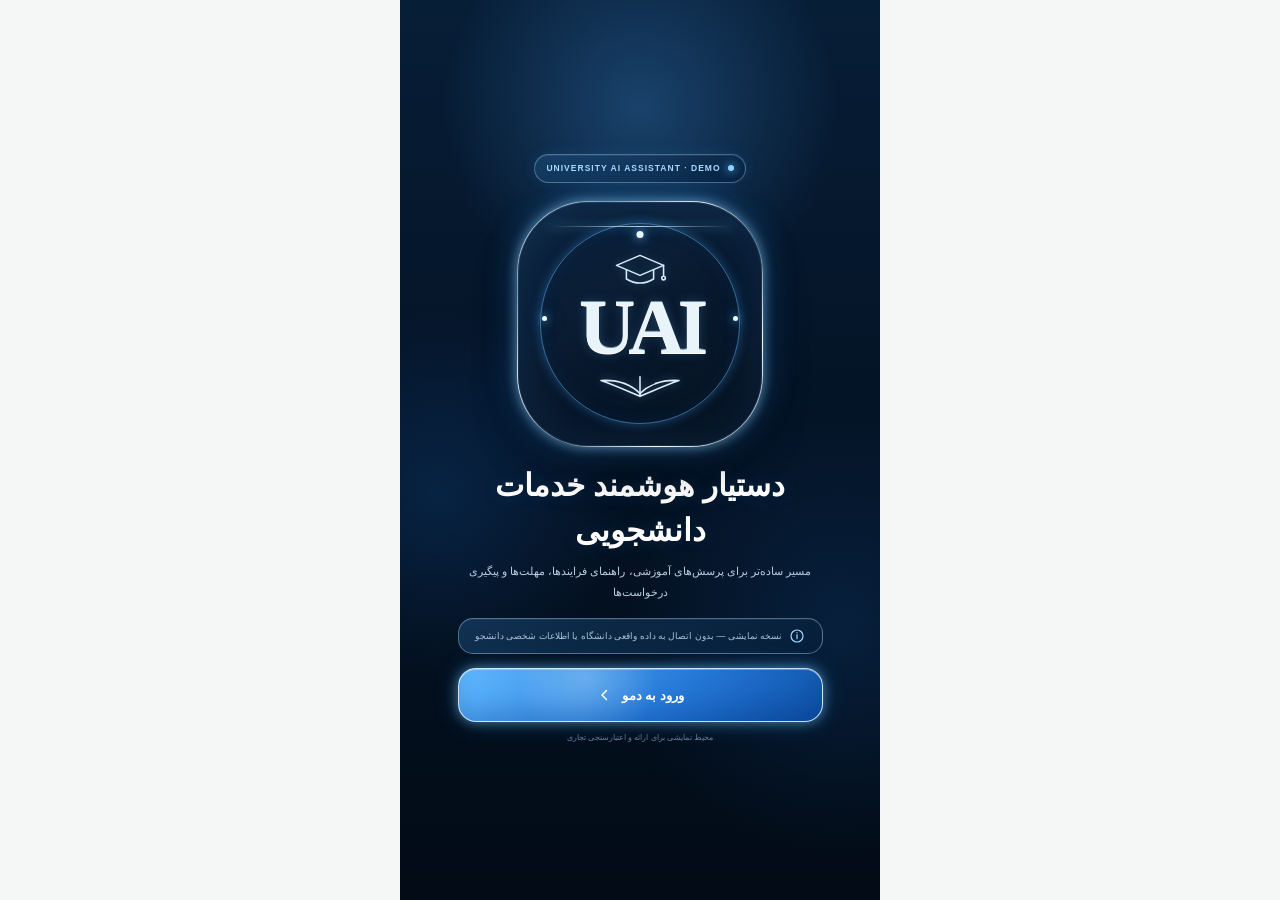
<file: university-demo/index.html>
<!doctype html>
<html lang="fa" dir="rtl">
<head>
<meta charset="utf-8">
<meta name="viewport" content="width=device-width,initial-scale=1,viewport-fit=cover">
<meta name="theme-color" content="#061a30">
<link rel="apple-touch-icon" sizes="180x180" href="/apple-touch-icon.png">
<link rel="apple-touch-icon-precomposed" sizes="180x180" href="/apple-touch-icon-precomposed.png">
<link rel="icon" type="image/png" sizes="180x180" href="/university-demo/uai-app-icon-180.png">
<link rel="manifest" href="/university-demo/manifest.webmanifest?v=3">
<meta name="mobile-web-app-capable" content="yes">
<meta name="apple-mobile-web-app-capable" content="yes">
<meta name="apple-mobile-web-app-status-bar-style" content="black-translucent">
<meta name="apple-mobile-web-app-title" content="UAI">
<title>دستیار هوشمند خدمات دانشجویی — نسخه نمایشی</title>
<style>
:root{--bg:#f4f7f5;--card:#fff;--ink:#14201c;--muted:#6c7772;--green:#0c3b32;--green2:#155747;--gold:#c8a94a;--line:#dfe8e3;--soft:#eaf2ee;--shadow:0 10px 28px rgba(12,59,50,.10)}
*{box-sizing:border-box}html,body{margin:0;background:var(--bg);color:var(--ink);font-family:-apple-system,BlinkMacSystemFont,"Segoe UI",Tahoma,Arial,sans-serif}button,input{font:inherit}button{cursor:pointer}
.app{max-width:480px;margin:0 auto;min-height:100vh;background:linear-gradient(180deg,#f7faf8 0%,#f2f6f4 100%);padding-bottom:92px}
.top{position:sticky;top:0;z-index:20;background:rgba(247,250,248,.94);backdrop-filter:blur(16px);border-bottom:1px solid rgba(12,59,50,.08);padding:calc(10px + env(safe-area-inset-top)) 16px 11px;display:flex;align-items:center;justify-content:space-between;gap:12px}
.brand{display:flex;align-items:center;gap:10px;min-width:0}.logo{width:42px;height:42px;border-radius:12px}.brand-title{font-weight:800;font-size:15px;white-space:nowrap;overflow:hidden;text-overflow:ellipsis}.brand-sub{font-size:11px;color:var(--muted);margin-top:2px}.demo-badge{background:#fff6d9;border:1px solid #ead38b;color:#725b16;border-radius:999px;padding:7px 10px;font-size:11px;font-weight:800;white-space:nowrap}
.screen{display:none;padding:18px 16px 22px}.screen.active{display:block}
.hero{background:linear-gradient(145deg,var(--green),#174f43);color:#fff;border-radius:24px;padding:22px;box-shadow:var(--shadow);position:relative;overflow:hidden}.hero:after{content:"";position:absolute;width:160px;height:160px;border-radius:50%;background:rgba(200,169,74,.16);left:-48px;top:-55px}.eyebrow{font-size:12px;color:#d9e9e3;font-weight:700}h1{font-size:25px;line-height:1.55;margin:5px 0 8px}.hero p{margin:0;color:#e8f2ee;font-size:13px;line-height:1.9}.hero-actions{display:flex;gap:9px;margin-top:17px;position:relative;z-index:1}
.btn{border:0;border-radius:14px;padding:12px 15px;font-weight:800;font-size:13px;transition:.16s}.btn:active{transform:scale(.97)}.btn-gold{background:var(--gold);color:#23352f}.btn-light{background:#fff;color:var(--green)}
.section-head{display:flex;justify-content:space-between;align-items:center;margin:22px 2px 11px}.section-head h2{font-size:16px;margin:0}.section-head span{font-size:11px;color:var(--muted)}
.grid2{display:grid;grid-template-columns:1fr 1fr;gap:10px}.card{background:var(--card);border:1px solid var(--line);border-radius:18px;padding:15px;box-shadow:0 5px 16px rgba(12,59,50,.05)}
.quick{min-height:122px;text-align:right;width:100%;transition:.18s}.quick:active,.quick.selected{transform:scale(.98);background:linear-gradient(180deg,#f8fbfa,#e8f2ed);border-color:#87ad9d;box-shadow:0 10px 24px rgba(12,59,50,.14)}
.icon{width:38px;height:38px;border-radius:12px;background:var(--soft);display:grid;place-items:center;font-size:19px;margin-bottom:10px}.quick b{display:block;font-size:13px;margin-bottom:5px}.quick small{display:block;color:var(--muted);font-size:11px;line-height:1.7}
.page-title{font-size:22px;margin:4px 0 5px}.page-sub{font-size:12px;color:var(--muted);line-height:1.8;margin:0 0 16px}.notice{background:#fff9e6;border:1px solid #edd894;color:#6e591b;border-radius:14px;padding:10px 12px;font-size:10px;line-height:1.75;margin-bottom:12px}
.chat-box{background:#fff;border:1px solid var(--line);border-radius:20px;padding:14px;min-height:300px;display:flex;flex-direction:column;gap:10px}.msg{max-width:88%;padding:11px 13px;border-radius:16px;font-size:12px;line-height:1.9}.msg.bot{align-self:flex-start;background:var(--soft);border-bottom-left-radius:5px}.msg.user{align-self:flex-end;background:var(--green);color:#fff;border-bottom-right-radius:5px}.source{display:block;margin-top:7px;color:#55746a;font-size:10px;font-weight:700}
.chips{display:flex;gap:7px;overflow:auto;padding:11px 1px 4px}.chip{border:1px solid #cadad3;background:#fff;color:var(--green);border-radius:999px;padding:9px 11px;white-space:nowrap;font-size:11px;font-weight:700}.chat-input{display:flex;gap:8px;margin-top:11px}.chat-input input{flex:1;border:1px solid var(--line);border-radius:13px;padding:12px;background:#fff;outline:none}.send{width:45px;border:0;border-radius:13px;background:var(--gold);font-weight:900}
.deadline{display:flex;align-items:center;gap:11px;padding:13px 0;border-bottom:1px solid var(--line)}.deadline:last-child{border:0}.datebox{width:52px;min-width:52px;text-align:center;background:var(--soft);border-radius:13px;padding:8px 4px;color:var(--green)}.datebox strong{display:block;font-size:16px}.datebox span{font-size:10px}.deadline h3{font-size:13px;margin:0 0 4px}.deadline p{font-size:11px;color:var(--muted);margin:0;line-height:1.6}
.timeline{position:relative;padding-right:14px}.step{position:relative;padding:0 28px 20px 0}.step:before{content:"";position:absolute;right:4px;top:6px;width:11px;height:11px;border-radius:50%;background:#c9d7d1;border:3px solid #fff;box-shadow:0 0 0 1px #c9d7d1}.step.done:before{background:var(--green);box-shadow:0 0 0 1px var(--green)}.step:after{content:"";position:absolute;right:9px;top:21px;width:1px;height:calc(100% - 10px);background:#d9e4df}.step:last-child:after{display:none}.step b{font-size:13px}.step p{margin:4px 0 0;color:var(--muted);font-size:11px;line-height:1.7}.status{display:inline-flex;border-radius:999px;background:#e7f3ed;color:#185b48;padding:6px 9px;font-size:10px;font-weight:800}
.guide-item{width:100%;text-align:right;border:1px solid var(--line);background:#fff;border-radius:16px;padding:14px;margin-bottom:9px}.guide-item .row{display:flex;align-items:center;justify-content:space-between}.guide-item p{display:none;margin:11px 0 0;padding-top:11px;border-top:1px solid var(--line);font-size:11px;color:var(--muted);line-height:1.9}.guide-item.open p{display:block}
.metric-grid{display:grid;grid-template-columns:1fr 1fr;gap:10px}.metric{background:#fff;border:1px solid var(--line);border-radius:17px;padding:15px}.metric strong{display:block;font-size:24px;color:var(--green);margin-bottom:4px}.metric span{font-size:11px;color:var(--muted)}
.bottom{position:fixed;z-index:30;bottom:0;left:50%;transform:translateX(-50%);width:min(480px,100%);background:rgba(255,255,255,.96);backdrop-filter:blur(18px);border-top:1px solid var(--line);padding:8px 8px calc(8px + env(safe-area-inset-bottom));display:grid;grid-template-columns:repeat(5,1fr);gap:4px}.nav{border:0;background:transparent;border-radius:13px;padding:7px 4px;color:#75807b;font-size:10px;font-weight:700}.nav span{display:block;font-size:18px;line-height:1;margin-bottom:4px}.nav.active{color:var(--green);background:#edf4f1}
.modal{display:none;position:fixed;z-index:50;inset:0;background:rgba(7,26,21,.45);padding:22px;align-items:flex-end;justify-content:center}.modal.show{display:flex}.sheet{width:min(480px,100%);background:#fff;border-radius:22px;padding:18px;box-shadow:0 20px 60px rgba(0,0,0,.22)}.sheet h3{margin:0 0 8px;font-size:17px}.sheet p{font-size:12px;color:var(--muted);line-height:1.9}.sheet .btn{width:100%;background:var(--green);color:#fff;margin-top:8px}
.footer-note{text-align:center;color:#8a948f;font-size:9px;padding:18px 8px 0;line-height:1.7}

/* ===== UAI-HOME-R1.1: strict visual fidelity correction — Home only ===== */
.app.home-view{
  --home-0:#020a15;
  --home-1:#041326;
  --home-2:#08213d;
  --home-3:#0d3158;
  --home-line:rgba(173,219,255,.44);
  --home-line-hot:rgba(213,239,255,.78);
  --home-text:#f7fbff;
  --home-muted:#9fb7cf;
  --home-blue:#4aa8ff;
  --home-blue-hot:#80c9ff;
  background:
    radial-gradient(circle at 50% 4%,rgba(53,139,235,.24),transparent 24%),
    radial-gradient(circle at 12% 24%,rgba(18,98,188,.20),transparent 27%),
    radial-gradient(circle at 92% 43%,rgba(28,123,225,.13),transparent 28%),
    linear-gradient(180deg,var(--home-2) 0%,var(--home-1) 28%,var(--home-0) 100%);
  color:var(--home-text);
}
.app.home-view>.top{display:none}
#home{padding:0 13px 22px;overflow:hidden}
.home-top{
  direction:ltr;
  position:relative;
  display:grid;
  grid-template-columns:minmax(0,1fr) auto minmax(0,1fr);
  align-items:center;
  gap:10px;
  padding:calc(11px + env(safe-area-inset-top)) 2px 12px;
}
.home-top:after{
  content:"";position:absolute;left:2px;right:2px;bottom:0;height:1px;
  background:linear-gradient(90deg,transparent,rgba(129,199,255,.48),transparent);
  box-shadow:0 0 10px rgba(55,155,255,.30)
}
.home-user{direction:rtl;display:flex;align-items:center;justify-self:start;gap:9px;min-width:0}
.home-avatar{
  width:44px;height:44px;border-radius:50%;display:grid;place-items:center;
  color:#eaf6ff;border:1px solid rgba(202,234,255,.68);
  background:
    radial-gradient(circle at 35% 25%,rgba(183,225,255,.28),transparent 27%),
    linear-gradient(145deg,rgba(64,139,216,.34),rgba(8,35,65,.94));
  box-shadow:
    inset 0 0 0 1px rgba(255,255,255,.04),
    inset 0 0 18px rgba(103,190,255,.15),
    0 0 18px rgba(59,158,255,.22);
  flex:0 0 auto
}
.home-avatar svg,.home-bell svg,.home-send svg,.home-action-icon svg,.service-icon svg,.home-input-orb svg{
  width:22px;height:22px;stroke:currentColor;fill:none;stroke-width:1.8;stroke-linecap:round;stroke-linejoin:round
}
.home-user-copy{min-width:0;text-align:right}
.home-user-copy b{display:block;font-size:12px;line-height:1.45;color:#f6fbff;text-shadow:0 0 10px rgba(115,192,255,.12)}
.home-user-copy span{display:block;font-size:9px;color:#91abc5;margin-top:2px;white-space:nowrap;overflow:hidden;text-overflow:ellipsis;max-width:125px}
.home-mark{
  position:relative;overflow:hidden;
  width:61px;height:53px;border-radius:14px;display:grid;place-items:center;
  border:1px solid rgba(201,233,255,.60);
  background:
    linear-gradient(125deg,rgba(255,255,255,.11),transparent 34%),
    linear-gradient(155deg,rgba(77,157,232,.29),rgba(6,31,61,.91));
  box-shadow:
    inset 0 0 0 1px rgba(255,255,255,.03),
    inset 0 0 22px rgba(115,196,255,.12),
    0 0 18px rgba(52,151,252,.20)
}
.home-mark:before{
  content:"";position:absolute;left:-20%;right:-20%;top:7px;height:1px;
  background:linear-gradient(90deg,transparent,#d9f0ff,transparent);
  box-shadow:0 0 9px #58b4ff;opacity:.75
}
.home-mark strong{font-size:16px;letter-spacing:.12em;color:#f1f9ff;text-shadow:0 0 12px rgba(116,199,255,.35)}
.home-bell{
  justify-self:end;width:46px;height:46px;border-radius:15px;border:1px solid rgba(190,228,255,.48);
  color:#e9f7ff;background:
    linear-gradient(135deg,rgba(83,160,231,.25),rgba(6,30,57,.88));
  display:grid;place-items:center;
  box-shadow:inset 0 0 18px rgba(116,198,255,.10),0 0 16px rgba(49,146,244,.15)
}

.home-hero{
  isolation:isolate;
  position:relative;overflow:hidden;
  margin:0 -13px;
  padding:20px 20px 19px;
  text-align:center;
  border:0;
  border-radius:0 0 30px 30px;
  background:
    radial-gradient(ellipse at 25% 54%,rgba(53,148,244,.31),transparent 22%),
    radial-gradient(ellipse at 73% 49%,rgba(29,116,221,.22),transparent 25%),
    radial-gradient(circle at 50% 42%,rgba(62,151,243,.22),transparent 34%),
    linear-gradient(180deg,rgba(9,38,72,.90) 0%,rgba(5,25,49,.96) 72%,rgba(2,13,27,.98) 100%);
  box-shadow:
    inset 0 -1px 0 rgba(165,216,255,.25),
    inset 0 -40px 70px rgba(0,0,0,.18),
    0 22px 38px rgba(0,0,0,.22)
}
.home-hero:before{
  content:"";z-index:-1;position:absolute;width:570px;height:220px;left:-180px;top:116px;
  border:1px solid rgba(116,191,255,.48);border-radius:50%;
  transform:rotate(-12deg);
  box-shadow:
    0 0 7px rgba(91,183,255,.76),
    0 0 22px rgba(40,136,237,.38),
    0 0 55px rgba(29,111,210,.15)
}
.home-hero:after{
  content:"";z-index:-1;position:absolute;width:520px;height:180px;right:-205px;top:148px;
  border:1px solid rgba(157,214,255,.33);border-radius:50%;
  transform:rotate(18deg);
  box-shadow:0 0 9px rgba(88,177,255,.57),0 0 32px rgba(33,127,222,.22)
}
.home-kicker{
  position:relative;z-index:2;
  font-size:9.5px;font-weight:850;letter-spacing:.10em;color:#9ed3ff;
  text-shadow:0 0 13px rgba(93,183,255,.38)
}
.home-title{
  position:relative;z-index:2;
  font-size:25px;line-height:1.5;margin:6px 0 4px;color:#fff;
  text-shadow:0 0 18px rgba(83,167,255,.18)
}
.home-subtitle{
  position:relative;z-index:2;
  font-size:11px;line-height:1.85;color:#b7cbe0;margin:0 auto;max-width:330px
}
.ai-stage{
  position:relative;z-index:1;height:174px;margin:5px auto 3px;
}
.ai-stage:before{
  content:"";position:absolute;left:50%;top:55%;width:270px;height:72px;
  transform:translate(-50%,-50%) rotate(-8deg);border-radius:50%;
  border:1px solid rgba(110,191,255,.28);
  box-shadow:0 0 15px rgba(52,151,252,.36),inset 0 0 14px rgba(75,168,255,.10)
}
.ai-stage:after{
  content:"";position:absolute;left:50%;bottom:4px;width:250px;height:22px;
  transform:translateX(-50%);border-radius:50%;
  background:radial-gradient(ellipse,rgba(54,153,255,.26),transparent 67%);
  filter:blur(3px)
}
.ai-orbit{
  position:absolute;left:50%;top:50%;transform:translate(-50%,-48%);
  width:132px;height:132px;border-radius:48% 52% 50% 50%;
  display:grid;place-items:center;
  border:1px solid rgba(186,226,255,.62);
  background:
    radial-gradient(circle at 36% 28%,rgba(165,220,255,.28),transparent 24%),
    radial-gradient(circle at 50% 55%,rgba(35,115,201,.38),rgba(5,29,58,.94) 70%);
  box-shadow:
    0 0 12px rgba(106,194,255,.55),
    0 0 36px rgba(39,142,248,.35),
    inset 0 0 28px rgba(107,190,255,.17)
}
.ai-orbit:before,.ai-orbit:after{
  content:"";position:absolute;border-radius:50%;pointer-events:none
}
.ai-orbit:before{
  inset:-19px;border:1px solid rgba(102,184,255,.42);
  transform:rotate(27deg) scaleY(.54);
  box-shadow:0 0 9px rgba(72,164,255,.40)
}
.ai-orbit:after{
  inset:-34px;border:1px solid rgba(115,196,255,.25);
  transform:rotate(-24deg) scaleY(.64)
}
.ai-core{
  position:relative;width:78px;height:78px;border-radius:25px;display:grid;place-items:center;
  font-weight:900;font-size:18px;letter-spacing:.10em;color:#f2faff;
  border:1px solid rgba(215,239,255,.72);
  background:
    linear-gradient(145deg,rgba(120,196,255,.25),rgba(8,42,80,.88));
  box-shadow:
    inset 0 0 18px rgba(161,219,255,.15),
    0 0 16px rgba(70,164,255,.35);
  text-shadow:0 0 10px rgba(109,193,255,.38)
}
.ai-core:before{
  content:"";position:absolute;top:8px;left:16px;right:16px;height:1px;
  background:linear-gradient(90deg,transparent,rgba(230,247,255,.9),transparent);
  box-shadow:0 0 8px rgba(113,200,255,.8)
}
.ai-note{
  position:absolute;right:18px;top:60px;min-width:112px;
  padding:8px 11px;border-radius:13px;text-align:right;
  border:1px solid rgba(184,226,255,.42);
  background:linear-gradient(145deg,rgba(20,63,105,.82),rgba(7,31,59,.90));
  box-shadow:inset 0 0 16px rgba(115,194,255,.08),0 0 16px rgba(47,143,239,.16);
  transform:translateX(78%)
}
.ai-note:after{
  content:"";position:absolute;left:-7px;top:50%;width:12px;height:12px;
  background:#0c3158;border-left:1px solid rgba(184,226,255,.42);border-bottom:1px solid rgba(184,226,255,.42);
  transform:translateY(-50%) rotate(45deg)
}
.ai-note strong{display:block;font-size:9px;color:#f2f8ff}
.ai-note span{display:block;font-size:7.5px;color:#9db8d1;margin-top:2px;white-space:nowrap}
.ai-beam{position:absolute;height:1px;background:linear-gradient(90deg,transparent,#91d1ff,transparent);box-shadow:0 0 8px #4eb0ff;opacity:.62}
.ai-beam.b1{width:112px;left:11px;top:44px;transform:rotate(-22deg)}
.ai-beam.b2{width:96px;right:7px;bottom:40px;transform:rotate(18deg)}
.ai-spark{position:absolute;width:7px;height:7px;border-radius:50%;background:#b5e3ff;box-shadow:0 0 12px #67bfff,0 0 22px rgba(57,155,255,.55)}
.ai-spark.s1{top:27px;right:53px}.ai-spark.s2{bottom:26px;left:47px;width:5px;height:5px}.ai-spark.s3{top:67px;left:22px;width:4px;height:4px}

.home-chatbar{
  direction:ltr;position:relative;z-index:3;
  display:grid;grid-template-columns:46px minmax(0,1fr) 54px;gap:6px;align-items:center;
  margin-top:6px;padding:7px 8px;border-radius:25px;
  border:1px solid rgba(203,234,255,.70);
  background:
    linear-gradient(180deg,rgba(31,76,121,.90),rgba(9,37,69,.96));
  box-shadow:
    inset 0 1px 0 rgba(255,255,255,.10),
    inset 0 0 25px rgba(109,190,255,.08),
    0 0 10px rgba(100,190,255,.38),
    0 0 28px rgba(36,133,234,.26)
}
.home-chatbar:before{
  content:"";position:absolute;left:23px;right:23px;top:0;height:1px;
  background:linear-gradient(90deg,transparent,#e6f6ff,transparent);
  box-shadow:0 0 10px #59b4ff;opacity:.72
}
.home-input-orb{
  width:40px;height:40px;border-radius:50%;display:grid;place-items:center;color:#cfeaff;
  border:1px solid rgba(182,226,255,.44);
  background:linear-gradient(145deg,rgba(76,154,229,.24),rgba(7,34,64,.74));
  box-shadow:inset 0 0 13px rgba(125,202,255,.10)
}
.home-chatbar input{
  min-width:0;width:100%;height:48px;border:0;outline:0;background:transparent;color:#fff;
  padding:0 6px;font-size:12px;text-align:right;direction:rtl
}
.home-chatbar input::placeholder{color:#9ab1c8}
.home-chatbar:focus-within{
  border-color:rgba(224,242,255,.92);
  box-shadow:inset 0 1px 0 rgba(255,255,255,.13),0 0 12px rgba(116,202,255,.52),0 0 34px rgba(39,143,248,.32)
}
.home-send{
  width:50px;height:50px;border-radius:18px;border:1px solid rgba(218,241,255,.78);
  color:#fff;
  background:
    linear-gradient(145deg,rgba(103,190,255,.95),rgba(27,104,207,.97) 55%,rgba(14,67,149,.98));
  display:grid;place-items:center;
  box-shadow:
    inset 0 1px 0 rgba(255,255,255,.30),
    inset 0 0 18px rgba(180,226,255,.16),
    0 0 10px rgba(119,207,255,.60),
    0 0 24px rgba(46,147,255,.40)
}
.home-send:active{transform:scale(.96)}

.home-section-head{display:flex;align-items:center;justify-content:space-between;gap:10px;margin:18px 2px 9px}
.home-section-head h2{margin:0;font-size:16px;color:#f5f9ff;text-shadow:0 0 12px rgba(92,177,255,.10)}
.home-section-head span{font-size:9px;color:#89a3bd}
.home-actions{display:grid;grid-template-columns:repeat(2,minmax(0,1fr));gap:9px}
.home-action{
  position:relative;overflow:hidden;min-height:116px;text-align:right;
  border:1px solid rgba(181,224,255,.48);border-radius:20px;
  padding:12px 12px 12px 40px;color:var(--home-text);
  background:
    linear-gradient(135deg,rgba(255,255,255,.055),transparent 30%),
    radial-gradient(circle at 17% 17%,rgba(72,164,255,.14),transparent 27%),
    linear-gradient(150deg,rgba(19,64,106,.92),rgba(6,30,57,.97));
  box-shadow:
    inset 0 1px 0 rgba(255,255,255,.08),
    inset 0 0 22px rgba(99,181,255,.055),
    0 7px 20px rgba(0,0,0,.17),
    0 0 12px rgba(48,146,244,.11);
  transition:transform .14s,border-color .14s,box-shadow .14s
}
.home-action:before{
  content:"";position:absolute;left:22px;right:22px;top:0;height:1px;
  background:linear-gradient(90deg,transparent,#dff4ff,transparent);
  box-shadow:0 0 9px #54adff;opacity:.62
}
.home-action:after{
  content:"‹";position:absolute;left:11px;bottom:12px;width:24px;height:24px;border-radius:50%;
  display:grid;place-items:center;color:#dff2ff;font-size:20px;line-height:1;
  border:1px solid rgba(162,212,255,.26);background:rgba(46,128,206,.14);
  box-shadow:inset 0 0 10px rgba(94,180,255,.08)
}
.home-action:active{
  transform:scale(.985);border-color:rgba(216,239,255,.82);
  box-shadow:inset 0 0 22px rgba(109,192,255,.08),0 0 20px rgba(52,155,255,.22)
}
.home-action-icon{
  width:48px;height:48px;border-radius:15px;display:grid;place-items:center;margin-bottom:8px;
  color:#e8f7ff;border:1px solid rgba(199,232,255,.56);
  background:
    linear-gradient(145deg,rgba(103,184,255,.27),rgba(7,38,72,.78));
  box-shadow:
    inset 0 0 15px rgba(138,208,255,.10),
    0 0 13px rgba(58,158,255,.21)
}
.home-action b{display:block;font-size:12.5px;line-height:1.55;margin-bottom:3px;color:#fff}
.home-action small{display:block;color:#a6bdd4;font-size:9px;line-height:1.65}

.home-status{
  position:relative;overflow:hidden;display:grid;grid-template-columns:1fr 1fr;gap:0;
  border:1px solid rgba(183,225,255,.45);border-radius:20px;padding:11px 12px;
  background:
    linear-gradient(145deg,rgba(20,62,101,.88),rgba(5,29,54,.95));
  box-shadow:
    inset 0 1px 0 rgba(255,255,255,.07),
    inset 0 0 20px rgba(105,186,255,.05),
    0 0 14px rgba(44,142,240,.10)
}
.home-status:before{
  content:"";position:absolute;left:24px;right:24px;top:0;height:1px;
  background:linear-gradient(90deg,transparent,#e3f5ff,transparent);box-shadow:0 0 8px #5db8ff;opacity:.60
}
.home-status-item{min-width:0;padding:1px 7px}
.home-status-item+.home-status-item{border-right:1px solid rgba(188,225,255,.20)}
.home-status-label{font-size:8.5px;color:#8fa9c2;margin-bottom:4px}
.home-status-value{font-size:10.5px;font-weight:800;color:#edf8ff;line-height:1.55}
.home-demo-dot{
  display:inline-block;width:8px;height:8px;border-radius:50%;background:#70c9ff;
  box-shadow:0 0 8px #66c6ff,0 0 14px rgba(72,172,255,.50);
  margin-left:5px;vertical-align:middle
}

.home-services{display:grid;grid-template-columns:repeat(4,minmax(0,1fr));gap:8px}
.home-service{
  position:relative;overflow:hidden;min-width:0;min-height:91px;
  border:1px solid rgba(181,224,255,.44);border-radius:18px;padding:9px 5px;
  color:#f0f8ff;
  background:
    linear-gradient(135deg,rgba(255,255,255,.045),transparent 34%),
    linear-gradient(150deg,rgba(18,58,97,.91),rgba(6,29,55,.96));
  box-shadow:inset 0 1px 0 rgba(255,255,255,.07),0 0 11px rgba(46,144,242,.09);
  display:flex;flex-direction:column;align-items:center;justify-content:center;gap:7px;text-align:center
}
.home-service:before{
  content:"";position:absolute;left:15px;right:15px;top:0;height:1px;
  background:linear-gradient(90deg,transparent,rgba(218,243,255,.88),transparent);
  box-shadow:0 0 7px rgba(86,182,255,.75);opacity:.55
}
.service-icon{
  width:42px;height:42px;border-radius:14px;display:grid;place-items:center;color:#e5f6ff;
  border:1px solid rgba(193,230,255,.52);
  background:linear-gradient(145deg,rgba(84,166,239,.23),rgba(7,37,70,.78));
  box-shadow:inset 0 0 13px rgba(128,203,255,.08),0 0 11px rgba(54,154,254,.14)
}
.home-service span:last-child{font-size:9.5px;line-height:1.45;font-weight:850}
.home-footnote{text-align:center;color:#6f8ba7;font-size:8px;line-height:1.8;padding:17px 8px 2px}

.app.home-view .bottom{
  background:
    linear-gradient(180deg,rgba(6,28,53,.95),rgba(3,17,33,.98));
  -webkit-backdrop-filter:blur(22px);backdrop-filter:blur(22px);
  border-top:1px solid rgba(178,221,255,.34);
  box-shadow:0 -1px 0 rgba(255,255,255,.02),0 -12px 32px rgba(0,0,0,.28),0 -2px 14px rgba(46,145,244,.08);
  padding:8px 7px calc(8px + env(safe-area-inset-bottom));
  gap:3px
}
.app.home-view .nav{
  min-height:58px;color:#89a7c5;border:1px solid transparent;border-radius:16px;padding:7px 3px;
  background:transparent;font-size:9.5px
}
.app.home-view .nav span{font-size:19px;margin-bottom:5px;color:inherit;text-shadow:0 0 8px rgba(86,174,255,.05)}
.app.home-view .nav.active{
  color:#fff;
  border-color:rgba(178,222,255,.34);
  background:
    linear-gradient(145deg,rgba(48,126,205,.31),rgba(10,48,89,.78));
  box-shadow:
    inset 0 1px 0 rgba(255,255,255,.08),
    inset 0 0 18px rgba(103,188,255,.06),
    0 0 15px rgba(49,151,255,.17)
}
.app.home-view .nav.active span{text-shadow:0 0 10px rgba(103,193,255,.55)}

@media (max-width:410px){
  .home-user-copy span{display:none}
  .home-title{font-size:23px}
  .ai-note{right:11px;transform:translateX(70%)}
  .home-actions{gap:8px}
  .home-action{padding-left:38px}
  .home-service{padding-inline:4px}
  .home-service span:last-child{font-size:9px}
}
@media (max-width:370px){
  .home-services{grid-template-columns:repeat(2,minmax(0,1fr))}
  .ai-note{display:none}
}

/* ===== UAI-HOME-R1.2: final visual polish — Home only ===== */
.nav .nav-glyph{display:none}
.nav-svg{width:24px;height:24px;margin:0 auto 4px;display:grid;place-items:center;color:inherit}
.nav-svg svg{width:21px;height:21px;stroke:currentColor;fill:none;stroke-width:1.8;stroke-linecap:round;stroke-linejoin:round;vector-effect:non-scaling-stroke}
.app.home-view .home-avatar svg,
.app.home-view .home-bell svg,
.app.home-view .home-mic svg,
.app.home-view .home-send svg,
.app.home-view .home-action-icon svg,
.app.home-view .home-action-chevron svg,
.app.home-view .service-icon svg,
.app.home-view .nav-svg svg{
  width:22px;height:22px;stroke:currentColor;fill:none;stroke-width:1.8;
  stroke-linecap:round;stroke-linejoin:round;vector-effect:non-scaling-stroke
}
.app.home-view .home-mic{
  width:44px;height:44px;border-radius:50%;padding:0;display:grid;place-items:center;
  color:#d9efff;border:1px solid rgba(201,234,255,.58);
  background:
    linear-gradient(145deg,rgba(98,180,248,.22),rgba(7,36,67,.84));
  box-shadow:
    inset 0 1px 0 rgba(255,255,255,.13),
    inset 0 0 15px rgba(130,205,255,.09),
    0 0 12px rgba(66,166,255,.18);
  opacity:1;cursor:default
}
.app.home-view .home-mic:disabled{opacity:1;color:#d9efff}
.app.home-view .home-chatbar{
  min-height:66px;padding:7px 8px;
  border-color:rgba(213,238,255,.78);
  background:
    linear-gradient(180deg,rgba(36,84,132,.92),rgba(8,38,71,.97));
  box-shadow:
    inset 0 1px 0 rgba(255,255,255,.16),
    inset 0 -1px 0 rgba(101,181,245,.12),
    inset 0 0 26px rgba(113,194,255,.08),
    0 0 10px rgba(107,196,255,.34),
    0 0 24px rgba(37,132,230,.20)
}
.app.home-view .home-chatbar:after{
  content:"";position:absolute;left:15%;right:15%;bottom:3px;height:1px;
  background:linear-gradient(90deg,transparent,rgba(120,198,255,.28),transparent)
}
.app.home-view .home-send{
  width:52px;height:52px;border-radius:50%;
  border-color:rgba(226,245,255,.86);
  background:
    radial-gradient(circle at 34% 25%,rgba(213,241,255,.28),transparent 27%),
    linear-gradient(145deg,#63baff,#2075d4 58%,#0c4a9e);
  box-shadow:
    inset 0 1px 0 rgba(255,255,255,.38),
    inset 0 -8px 14px rgba(4,54,128,.20),
    0 0 10px rgba(132,212,255,.60),
    0 0 22px rgba(45,145,250,.35)
}
.app.home-view .home-send svg{width:23px;height:23px}
.app.home-view .home-action{
  min-height:112px;
  padding:11px 12px 11px 42px;
  border-color:rgba(195,229,255,.55);
  background:
    linear-gradient(135deg,rgba(255,255,255,.075),transparent 29%),
    radial-gradient(circle at 88% 8%,rgba(118,197,255,.10),transparent 24%),
    radial-gradient(circle at 10% 15%,rgba(62,157,246,.15),transparent 30%),
    linear-gradient(150deg,rgba(22,70,114,.94),rgba(5,29,56,.98));
  box-shadow:
    inset 0 1px 0 rgba(255,255,255,.12),
    inset 1px 0 0 rgba(166,220,255,.05),
    inset 0 -16px 28px rgba(0,10,24,.13),
    0 7px 18px rgba(0,0,0,.18),
    0 0 13px rgba(47,145,242,.12)
}
.app.home-view .home-action:before{
  left:16px;right:16px;
  background:linear-gradient(90deg,transparent,rgba(235,248,255,.95) 42%,rgba(127,205,255,.65) 62%,transparent);
  box-shadow:0 0 9px rgba(89,184,255,.64);opacity:.70
}
.app.home-view .home-action:after{content:none}
.app.home-view .home-action-icon{
  width:46px;height:46px;border-radius:14px;margin-bottom:7px;
  border-color:rgba(208,237,255,.64);
  background:
    radial-gradient(circle at 32% 25%,rgba(207,239,255,.18),transparent 27%),
    linear-gradient(145deg,rgba(88,175,248,.28),rgba(6,38,73,.82));
  box-shadow:
    inset 0 1px 0 rgba(255,255,255,.15),
    inset 0 0 14px rgba(135,207,255,.09),
    0 0 13px rgba(64,164,255,.18)
}
.app.home-view .home-action b{font-size:12.5px;margin-bottom:2px}
.app.home-view .home-action small{font-size:8.8px;line-height:1.58}
.app.home-view .home-action-chevron{
  position:absolute;left:11px;bottom:11px;width:25px;height:25px;border-radius:50%;
  display:grid;place-items:center;color:#dcefff;
  border:1px solid rgba(184,224,255,.30);
  background:linear-gradient(145deg,rgba(66,148,226,.20),rgba(9,43,78,.58));
  box-shadow:inset 0 0 10px rgba(111,193,255,.06)
}
.app.home-view .home-action-chevron svg{width:15px;height:15px}
.app.home-view .home-status{
  min-height:70px;padding:10px 11px;
  border-color:rgba(197,231,255,.51);
  background:
    linear-gradient(135deg,rgba(255,255,255,.045),transparent 31%),
    linear-gradient(145deg,rgba(22,68,110,.91),rgba(5,29,55,.97));
  box-shadow:
    inset 0 1px 0 rgba(255,255,255,.10),
    inset 0 -1px 0 rgba(98,177,239,.08),
    0 0 12px rgba(50,151,247,.10)
}
.app.home-view .home-status-item{display:flex;flex-direction:column;justify-content:center;padding:0 9px}
.app.home-view .home-status-item+.home-status-item{border-right-color:rgba(211,237,255,.28)}
.app.home-view .home-status-label{font-size:8.5px;margin-bottom:5px}
.app.home-view .home-status-value{font-size:10.5px}
.app.home-view .home-services{gap:7px}
.app.home-view .home-service{
  min-height:94px;padding:9px 4px;border-color:rgba(195,229,255,.51);
  background:
    linear-gradient(135deg,rgba(255,255,255,.06),transparent 31%),
    linear-gradient(150deg,rgba(20,65,106,.93),rgba(5,29,55,.97));
  box-shadow:
    inset 0 1px 0 rgba(255,255,255,.10),
    inset 0 -12px 22px rgba(0,11,26,.10),
    0 0 11px rgba(49,148,245,.10)
}
.app.home-view .service-icon{
  width:44px;height:44px;border-radius:14px;
  border-color:rgba(207,237,255,.61);
  background:
    radial-gradient(circle at 32% 24%,rgba(205,238,255,.16),transparent 27%),
    linear-gradient(145deg,rgba(84,169,241,.25),rgba(7,38,72,.82));
  box-shadow:inset 0 1px 0 rgba(255,255,255,.12),0 0 11px rgba(61,162,255,.15)
}
.app.home-view .home-section-head{margin-top:17px;margin-bottom:8px}
.app.home-view .home-section-head h2{font-size:15.5px}
.app.home-view .bottom{
  padding:7px 7px calc(7px + env(safe-area-inset-bottom));
  border-top-color:rgba(198,231,255,.38);
  background:
    linear-gradient(180deg,rgba(7,31,58,.96),rgba(2,15,30,.99));
  box-shadow:
    inset 0 1px 0 rgba(255,255,255,.035),
    0 -10px 28px rgba(0,0,0,.30),
    0 -2px 13px rgba(47,147,247,.08)
}
.app.home-view .nav{min-height:57px;border-radius:17px;padding:6px 3px;color:#7898b8;font-size:9.5px}


.app.home-view .nav-svg svg{width:21px;height:21px}
.app.home-view .nav.active{
  color:#fff;
  border-color:rgba(203,235,255,.45);
  background:
    radial-gradient(circle at 50% 18%,rgba(121,203,255,.16),transparent 40%),
    linear-gradient(145deg,rgba(52,137,220,.36),rgba(9,47,88,.84));
  box-shadow:
    inset 0 1px 0 rgba(255,255,255,.12),
    inset 0 0 18px rgba(106,191,255,.07),
    0 0 12px rgba(71,174,255,.20)
}
.app.home-view .nav.active .nav-svg{
  color:#f6fbff;
  filter:drop-shadow(0 0 5px rgba(101,198,255,.56))
}
@media (max-width:410px){
  .app.home-view .home-chatbar{grid-template-columns:44px minmax(0,1fr) 52px}
  .app.home-view .home-action{padding-left:40px}
  .app.home-view .home-action small{font-size:8.6px}
  .app.home-view .home-service span:last-child{font-size:8.8px}
}


/* ===== UAI-ASSISTANT-R1 — isolated preview only ===== */
.app.assistant-view{
  --a0:#020a15;--a1:#04172c;--a2:#082945;--at:#f6fbff;--am:#9fb8d1;--ab:#57b8ff;
  background:radial-gradient(circle at 50% 0,rgba(66,157,248,.22),transparent 26%),linear-gradient(180deg,var(--a2),var(--a1) 32%,var(--a0));
  color:var(--at)
}
.app.assistant-view>.top{display:none}
#assistant.assistant-r1{padding:0 13px 24px;min-height:calc(100vh - 80px);overflow-x:hidden;color:var(--at)}
.assistant-top{direction:ltr;position:relative;display:grid;grid-template-columns:minmax(0,1fr) auto minmax(0,1fr);align-items:center;gap:9px;padding:calc(11px + env(safe-area-inset-top)) 2px 12px}
.assistant-top:after{content:"";position:absolute;left:2px;right:2px;bottom:0;height:1px;background:linear-gradient(90deg,transparent,rgba(125,201,255,.5),transparent);box-shadow:0 0 9px rgba(74,171,255,.3)}
.assistant-demo{direction:rtl;display:flex;align-items:center;gap:8px;justify-self:start;min-width:0}.assistant-demo-copy{text-align:right;min-width:0}
.assistant-demo-copy b{display:block;font-size:11.5px}.assistant-demo-copy span{display:block;margin-top:2px;color:#8ca8c3;font-size:8.5px;white-space:nowrap}
.assistant-avatar,.assistant-mark,.assistant-lang,.assistant-q-icon,.assistant-mic,.assistant-send{
  border:1px solid rgba(201,234,255,.56);background:linear-gradient(145deg,rgba(73,157,232,.27),rgba(7,35,66,.92));
  box-shadow:inset 0 1px 0 rgba(255,255,255,.11),0 0 14px rgba(59,160,255,.16)
}
.assistant-avatar{width:43px;height:43px;border-radius:50%;display:grid;place-items:center;color:#eaf7ff}
.assistant-avatar svg,.assistant-notice svg,.assistant-visual svg,.assistant-q-icon svg,.assistant-mic svg,.assistant-send svg{width:22px;height:22px;stroke:currentColor;fill:none;stroke-width:1.8;stroke-linecap:round;stroke-linejoin:round}
.assistant-mark{width:58px;height:50px;border-radius:14px;display:grid;place-items:center;position:relative;overflow:hidden}
.assistant-mark:before{content:"";position:absolute;left:10px;right:10px;top:7px;height:1px;background:linear-gradient(90deg,transparent,#e7f6ff,transparent);box-shadow:0 0 8px #62bdff}
.assistant-mark strong{font-size:15px;letter-spacing:.12em;text-shadow:0 0 10px rgba(111,197,255,.36)}
.assistant-lang{justify-self:end;width:106px;height:42px;border-radius:18px;padding:3px;display:grid;grid-template-columns:1fr 1fr;gap:3px;direction:ltr}
.assistant-lang button{border:0;border-radius:14px;background:transparent;color:#91abc5;font-size:11px;font-weight:850}.assistant-lang button.active{color:#fff;background:linear-gradient(145deg,#58b7fa,#216ac8);box-shadow:0 0 11px rgba(78,178,255,.34)}
.assistant-head{text-align:center;padding:16px 7px 9px}.assistant-head h1{font-size:24px;line-height:1.45;margin:0 0 5px;color:#fff}.assistant-head p{font-size:10.8px;line-height:1.85;margin:0 auto;color:#aabfd4;max-width:355px}
.assistant-notice{display:flex;align-items:center;gap:8px;margin:2px 0 12px;padding:9px 11px;border-radius:15px;border:1px solid rgba(184,225,255,.43);background:linear-gradient(145deg,rgba(25,68,109,.78),rgba(7,32,60,.9));color:#bad0e3;font-size:9px;line-height:1.65}.assistant-notice svg{width:17px;height:17px;flex:none;color:#9ed9ff}
.assistant-intro{position:relative;overflow:hidden;display:grid;grid-template-columns:108px minmax(0,1fr);gap:10px;align-items:center;min-height:138px;padding:12px;border-radius:22px;border:1px solid rgba(190,229,255,.5);background:radial-gradient(circle at 14% 50%,rgba(57,164,255,.22),transparent 30%),linear-gradient(145deg,rgba(21,68,110,.92),rgba(5,29,56,.97));box-shadow:inset 0 1px 0 rgba(255,255,255,.1),0 8px 22px rgba(0,0,0,.16)}
.assistant-intro:before{content:"";position:absolute;width:245px;height:82px;left:-78px;bottom:8px;border:1px solid rgba(107,192,255,.4);border-radius:50%;transform:rotate(-12deg);box-shadow:0 0 10px rgba(72,171,255,.34)}
.assistant-visual{position:relative;z-index:1;width:96px;height:96px;border-radius:30px;display:grid;place-items:center;color:#e1f5ff;border:1px solid rgba(216,240,255,.7);background:radial-gradient(circle at 38% 27%,rgba(189,231,255,.26),transparent 24%),linear-gradient(145deg,rgba(67,156,238,.33),rgba(5,31,62,.94));box-shadow:inset 0 0 20px rgba(120,201,255,.12),0 0 13px rgba(95,190,255,.48),0 0 28px rgba(42,141,240,.24)}
.assistant-visual:before{content:"";position:absolute;inset:-13px;border:1px solid rgba(112,194,255,.32);border-radius:50%;transform:scaleY(.55) rotate(20deg);box-shadow:0 0 8px rgba(63,162,255,.28)}.assistant-visual svg{width:50px;height:50px;stroke-width:1.6}
.assistant-welcome{position:relative;z-index:1;padding:12px 13px;border-radius:19px 19px 7px 19px;border:1px solid rgba(185,226,255,.47);background:linear-gradient(145deg,rgba(35,96,153,.74),rgba(10,50,91,.84));font-size:11px;line-height:1.85;color:#f3f9ff;white-space:pre-line}
.assistant-section-head{display:flex;align-items:center;justify-content:space-between;gap:8px;margin:17px 2px 8px}.assistant-section-head h2{font-size:15.5px;margin:0}.assistant-section-head span{font-size:8.5px;color:#829db7}
.assistant-questions{display:grid;grid-template-columns:repeat(2,minmax(0,1fr));gap:8px}.assistant-question{min-width:0;min-height:82px;border:1px solid rgba(184,225,255,.44);border-radius:18px;padding:9px;text-align:start;color:#eff8ff;background:linear-gradient(150deg,rgba(21,67,109,.93),rgba(6,30,57,.97));box-shadow:inset 0 1px 0 rgba(255,255,255,.08),0 5px 14px rgba(0,0,0,.13);display:grid;grid-template-columns:38px minmax(0,1fr);gap:9px;align-items:center}.assistant-question:active{transform:scale(.985)}
.assistant-q-icon{width:38px;height:38px;border-radius:13px;display:grid;place-items:center;color:#e7f7ff}.assistant-q-icon svg{width:19px;height:19px}.assistant-question span:last-child{font-size:9.6px;line-height:1.7}
.assistant-chat-stream{display:flex;flex-direction:column;gap:8px;margin-top:13px}.assistant-message{max-width:86%;padding:10px 12px;border-radius:17px;font-size:10.5px;line-height:1.85;white-space:pre-line;border:1px solid rgba(179,222,255,.32)}.assistant-message.bot{align-self:flex-start;background:linear-gradient(145deg,rgba(19,67,111,.88),rgba(7,36,67,.94));border-bottom-left-radius:6px}.assistant-message.user{align-self:flex-end;background:linear-gradient(145deg,rgba(45,123,201,.88),rgba(19,80,148,.94));border-bottom-right-radius:6px}.assistant-message small{display:block;margin-top:5px;font-size:7.8px;color:#8ba8c3}
.assistant-inputbar{position:relative;display:grid;grid-template-columns:44px minmax(0,1fr) 52px;gap:7px;align-items:center;margin-top:14px;padding:7px;border-radius:26px;border:1px solid rgba(206,235,255,.7);background:linear-gradient(180deg,rgba(29,75,120,.92),rgba(8,37,69,.97));box-shadow:inset 0 1px 0 rgba(255,255,255,.13),0 0 11px rgba(103,194,255,.28)}
.assistant-mic,.assistant-send{border-radius:50%;display:grid;place-items:center;padding:0}.assistant-mic{width:42px;height:42px;color:#bdd9ee;opacity:.78}.assistant-mic:disabled{opacity:.78;color:#bdd9ee}.assistant-inputbar input{min-width:0;width:100%;height:46px;border:0;background:transparent;outline:0;color:#fff;padding:0 4px;font-size:11.5px;text-align:start}.assistant-inputbar input::placeholder{color:#91abc4}.assistant-send{width:50px;height:50px;color:#fff;background:linear-gradient(145deg,#63baff,#2076d5 58%,#0b4a9f);box-shadow:inset 0 1px 0 rgba(255,255,255,.32),0 0 10px rgba(132,211,255,.52),0 0 21px rgba(45,145,250,.3)}.assistant-send:active{transform:scale(.96)}
.assistant-footnote{text-align:center;color:#6786a5;font-size:7.8px;line-height:1.7;padding:12px 8px 1px}
#assistant[dir="ltr"] .assistant-demo{direction:ltr}#assistant[dir="ltr"] .assistant-demo-copy{text-align:left}#assistant[dir="ltr"] .assistant-welcome{border-radius:19px 19px 19px 7px;text-align:left}#assistant[dir="ltr"] .assistant-question{text-align:left}#assistant[dir="rtl"] .assistant-question{text-align:right}
.app.assistant-view .bottom{background:linear-gradient(180deg,rgba(7,31,58,.96),rgba(2,15,30,.99));-webkit-backdrop-filter:blur(22px);backdrop-filter:blur(22px);border-top:1px solid rgba(190,228,255,.34);box-shadow:0 -10px 28px rgba(0,0,0,.3),0 -2px 13px rgba(47,147,247,.08);padding:7px 7px calc(7px + env(safe-area-inset-bottom))}
.app.assistant-view .nav{min-height:57px;border-radius:17px;padding:6px 3px;color:#7898b8;font-size:9.5px}.app.assistant-view .nav.active{color:#fff;border-color:rgba(203,235,255,.45);background:radial-gradient(circle at 50% 18%,rgba(121,203,255,.16),transparent 40%),linear-gradient(145deg,rgba(52,137,220,.36),rgba(9,47,88,.84));box-shadow:inset 0 1px 0 rgba(255,255,255,.12),0 0 12px rgba(71,174,255,.2)}.app.assistant-view .nav.active .nav-svg{color:#f6fbff;filter:drop-shadow(0 0 5px rgba(101,198,255,.56))}
@media(max-width:410px){.assistant-top{gap:6px}.assistant-lang{width:94px}.assistant-demo-copy span{display:none}.assistant-head h1{font-size:22px}.assistant-intro{grid-template-columns:94px minmax(0,1fr);padding:10px}.assistant-visual{width:86px;height:86px}.assistant-question{grid-template-columns:35px minmax(0,1fr);gap:7px;padding:8px}.assistant-q-icon{width:35px;height:35px}.assistant-question span:last-child{font-size:9.1px}}
@media(max-width:360px){.assistant-questions{grid-template-columns:1fr}.assistant-intro{grid-template-columns:80px minmax(0,1fr)}.assistant-visual{width:74px;height:74px;border-radius:22px}}

/* ===== UAI-ASSISTANT-R1.1: visual fidelity correction only ===== */
.app.assistant-view .assistant-top{
  gap:8px;
  padding:calc(9px + env(safe-area-inset-top)) 2px 11px;
}
.app.assistant-view .assistant-demo{gap:7px}
.app.assistant-view .assistant-avatar{width:46px;height:46px}
.app.assistant-view .assistant-mark{width:62px;height:54px}
.app.assistant-view .assistant-lang{width:110px;height:44px}
.app.assistant-view .assistant-head{padding:14px 7px 8px}
.app.assistant-view .assistant-head h1{font-size:25px;margin-bottom:4px}
.app.assistant-view .assistant-notice{
  margin:1px 0 11px;
  padding:8px 11px;
  border-color:rgba(194,231,255,.53);
  box-shadow:inset 0 1px 0 rgba(255,255,255,.08),0 0 14px rgba(55,158,255,.12)
}
.app.assistant-view .assistant-intro{
  grid-template-columns:136px minmax(0,1fr);
  gap:5px;
  min-height:158px;
  padding:10px 11px 8px;
  border-radius:24px;
  background:
    radial-gradient(circle at 17% 52%,rgba(67,174,255,.32),transparent 29%),
    radial-gradient(circle at 52% 0,rgba(89,177,255,.10),transparent 35%),
    linear-gradient(145deg,rgba(21,68,110,.94),rgba(5,29,56,.98));
  box-shadow:
    inset 0 1px 0 rgba(255,255,255,.11),
    inset 0 -18px 36px rgba(0,9,23,.13),
    0 9px 23px rgba(0,0,0,.18),
    0 0 15px rgba(52,153,250,.13)
}
.app.assistant-view .assistant-intro:before{
  width:300px;height:94px;left:-90px;bottom:5px;
  border-color:rgba(122,203,255,.50);
  box-shadow:0 0 10px rgba(78,178,255,.58),0 0 28px rgba(50,153,255,.22)
}
.app.assistant-view .assistant-intro:after{
  content:"";position:absolute;left:20px;bottom:7px;width:146px;height:26px;border-radius:50%;
  background:radial-gradient(ellipse,rgba(74,174,255,.32),transparent 68%);filter:blur(3px)
}
.app.assistant-view .assistant-visual{
  width:128px;height:126px;border-radius:36px 36px 30px 30px;
  align-self:end;
  background:
    radial-gradient(circle at 39% 24%,rgba(214,242,255,.34),transparent 22%),
    radial-gradient(circle at 50% 60%,rgba(53,145,230,.24),transparent 44%),
    linear-gradient(145deg,rgba(72,164,245,.38),rgba(4,28,58,.96));
  border-color:rgba(224,244,255,.82);
  box-shadow:
    inset 0 0 0 1px rgba(255,255,255,.035),
    inset 0 0 28px rgba(129,207,255,.16),
    0 0 13px rgba(121,210,255,.75),
    0 0 34px rgba(44,147,250,.38)
}
.app.assistant-view .assistant-visual:before{
  inset:-19px;
  transform:scaleY(.52) rotate(18deg);
  border-color:rgba(115,198,255,.50);
  box-shadow:0 0 10px rgba(76,174,255,.66),0 0 25px rgba(47,145,247,.22)
}
.app.assistant-view .assistant-visual:after{
  content:"";position:absolute;inset:-30px;border-radius:50%;pointer-events:none;
  border:1px solid rgba(126,204,255,.25);transform:scaleY(.66) rotate(-19deg)
}
.app.assistant-view .assistant-visual svg{
  width:78px;height:78px;stroke-width:1.65;
  filter:drop-shadow(0 0 6px rgba(107,207,255,.48))
}
.app.assistant-view .assistant-welcome{
  align-self:center;
  margin-inline-start:-4px;
  padding:11px 12px;
  border-radius:21px 21px 7px 21px;
  font-size:10.6px;
  line-height:1.78;
  background:
    linear-gradient(135deg,rgba(255,255,255,.055),transparent 29%),
    linear-gradient(145deg,rgba(37,101,162,.82),rgba(9,49,91,.91));
  border-color:rgba(199,234,255,.62);
  box-shadow:
    inset 0 1px 0 rgba(255,255,255,.10),
    inset 0 0 18px rgba(116,198,255,.07),
    0 0 13px rgba(64,162,255,.16)
}
.app.assistant-view .assistant-welcome:before{
  content:"";position:absolute;left:-8px;top:50%;width:14px;height:14px;
  transform:translateY(-50%) rotate(45deg);
  background:#0d3c6b;
  border-left:1px solid rgba(199,234,255,.62);
  border-bottom:1px solid rgba(199,234,255,.62)
}
.app.assistant-view .assistant-section-head{margin:14px 2px 7px}
.app.assistant-view .assistant-questions{gap:7px}
.app.assistant-view .assistant-question{
  min-height:70px;
  padding:7px 8px;
  border-radius:17px;
  grid-template-columns:36px minmax(0,1fr);
  gap:7px;
  border-color:rgba(191,229,255,.52);
  background:
    linear-gradient(135deg,rgba(255,255,255,.065),transparent 30%),
    linear-gradient(150deg,rgba(23,73,118,.96),rgba(6,31,59,.98));
  box-shadow:
    inset 0 1px 0 rgba(255,255,255,.10),
    inset 0 -10px 18px rgba(0,10,25,.09),
    0 4px 12px rgba(0,0,0,.13),
    0 0 10px rgba(52,151,247,.08)
}
.app.assistant-view .assistant-q-icon{
  width:36px;height:36px;border-radius:12px;
  border-color:rgba(210,238,255,.66);
  background:linear-gradient(145deg,rgba(94,184,251,.30),rgba(7,39,75,.84))
}
.app.assistant-view .assistant-question span:last-child{font-size:9.4px;line-height:1.55}
.app.assistant-view .assistant-chat-stream{
  gap:7px;
  margin-top:12px;
  padding:0 2px;
}
.app.assistant-view .assistant-message{
  max-width:88%;
  padding:9px 11px;
  border-radius:18px;
  font-size:10.3px;
  line-height:1.75;
  box-shadow:inset 0 1px 0 rgba(255,255,255,.07),0 4px 12px rgba(0,0,0,.12)
}
.app.assistant-view .assistant-message.user{
  background:linear-gradient(145deg,rgba(49,136,223,.94),rgba(19,82,153,.97));
  border-color:rgba(173,220,255,.60)
}
.app.assistant-view .assistant-message.bot{
  background:linear-gradient(145deg,rgba(24,75,122,.94),rgba(7,38,71,.98));
  border-color:rgba(176,221,255,.42)
}
.app.assistant-view .assistant-inputbar{
  direction:ltr;
  margin-top:12px;
  grid-template-columns:44px minmax(0,1fr) 52px;
  gap:7px;
  padding:7px 8px;
  border-radius:27px;
  border-color:rgba(215,239,255,.78);
  background:linear-gradient(180deg,rgba(33,83,132,.95),rgba(8,38,71,.98));
  box-shadow:
    inset 0 1px 0 rgba(255,255,255,.15),
    inset 0 0 24px rgba(111,194,255,.08),
    0 0 11px rgba(113,201,255,.40),
    0 0 25px rgba(44,143,243,.20)
}
#assistant[dir="rtl"] .assistant-inputbar input{direction:rtl;text-align:right}
#assistant[dir="ltr"] .assistant-inputbar input{direction:ltr;text-align:left}
#assistant[dir="rtl"] .assistant-welcome:before{left:-8px;right:auto}
#assistant[dir="ltr"] .assistant-welcome{border-radius:21px 21px 21px 7px;margin-inline-start:0;margin-inline-end:-4px}
#assistant[dir="ltr"] .assistant-welcome:before{
  left:auto;right:-8px;
  border-left:0;border-bottom:0;
  border-right:1px solid rgba(199,234,255,.62);
  border-top:1px solid rgba(199,234,255,.62)
}
@media(max-width:410px){
  .app.assistant-view .assistant-top{gap:5px}
  .app.assistant-view .assistant-avatar{width:43px;height:43px}
  .app.assistant-view .assistant-mark{width:57px;height:50px}
  .app.assistant-view .assistant-lang{width:96px;height:42px}
  .app.assistant-view .assistant-intro{grid-template-columns:116px minmax(0,1fr);min-height:148px;padding:9px 9px 7px}
  .app.assistant-view .assistant-visual{width:110px;height:110px;border-radius:32px}
  .app.assistant-view .assistant-visual svg{width:67px;height:67px}
  .app.assistant-view .assistant-welcome{font-size:10px;line-height:1.72;padding:10px 10px}
  .app.assistant-view .assistant-question{min-height:68px;grid-template-columns:34px minmax(0,1fr);padding:7px}
  .app.assistant-view .assistant-q-icon{width:34px;height:34px}
  .app.assistant-view .assistant-question span:last-child{font-size:8.9px}
}


/* ===== UAI-INTRO-R1: University Showcase before Home ===== */
.app.intro-open{overflow:hidden;height:100dvh}
.app.intro-open>.bottom{visibility:hidden;pointer-events:none}
.intro-screen{
  position:fixed;z-index:60;inset:0;
  width:min(480px,100%);margin:0 auto;
  min-height:100svh;height:100dvh;overflow:auto;
  padding:calc(18px + env(safe-area-inset-top)) 18px calc(20px + env(safe-area-inset-bottom));
  color:#f7fbff;text-align:center;
  background:
    radial-gradient(circle at 50% 12%,rgba(75,167,255,.28),transparent 24%),
    radial-gradient(circle at 8% 55%,rgba(25,112,214,.18),transparent 28%),
    radial-gradient(circle at 92% 70%,rgba(29,121,225,.15),transparent 29%),
    linear-gradient(180deg,#071e37 0%,#041427 42%,#020b16 100%);
  overscroll-behavior:none
}
.intro-screen[hidden]{display:none}
.intro-shell{
  width:100%;max-width:420px;min-height:calc(100dvh - 38px - env(safe-area-inset-top) - env(safe-area-inset-bottom));
  margin:0 auto;display:flex;flex-direction:column;align-items:center;justify-content:center
}
.intro-kicker{
  display:inline-flex;align-items:center;gap:7px;
  min-height:29px;padding:6px 11px;border-radius:999px;
  border:1px solid rgba(198,231,255,.34);
  color:#a9d8ff;font-size:8.5px;font-weight:850;letter-spacing:.12em;
  background:linear-gradient(145deg,rgba(44,111,174,.28),rgba(5,31,60,.68));
  box-shadow:inset 0 1px 0 rgba(255,255,255,.07),0 0 15px rgba(53,154,255,.12)
}
.intro-kicker:before{
  content:"";width:6px;height:6px;border-radius:50%;background:#8fd4ff;
  box-shadow:0 0 8px #62baff,0 0 16px rgba(63,162,255,.65)
}
.intro-emblem{
  position:relative;isolation:isolate;
  width:clamp(190px,58vw,246px);aspect-ratio:1;
  margin:18px auto 16px;border:1px solid transparent;border-radius:29%;
  display:flex;flex-direction:column;align-items:center;justify-content:center;
  background:
    linear-gradient(155deg,rgba(9,33,61,.98),rgba(2,13,27,.99)) padding-box,
    linear-gradient(135deg,#eff9ff 0%,#7397b5 18%,#dcebf5 38%,#5f7d99 58%,#f5fbff 78%,#7091ad 100%) border-box;
  box-shadow:
    inset 0 0 0 1px rgba(255,255,255,.08),
    inset 0 0 44px rgba(65,156,244,.12),
    0 0 12px rgba(152,217,255,.56),
    0 0 32px rgba(48,146,245,.34),
    0 22px 45px rgba(0,0,0,.28)
}
.intro-emblem:before{
  content:"";position:absolute;inset:9%;z-index:-1;border-radius:50%;
  border:1px solid rgba(103,185,255,.52);
  box-shadow:0 0 11px rgba(72,168,255,.35),inset 0 0 20px rgba(65,153,241,.06)
}
.intro-emblem:after{
  content:"";position:absolute;left:12%;right:12%;top:10%;height:1px;
  background:linear-gradient(90deg,transparent,#f3fbff,transparent);
  box-shadow:0 0 10px #65bdff;opacity:.78
}
.intro-cap,.intro-book{
  position:relative;z-index:1;stroke:#dcebf6;fill:none;stroke-width:1.7;stroke-linecap:round;stroke-linejoin:round;
  filter:drop-shadow(0 0 5px rgba(105,195,255,.34))
}
.intro-cap{width:58px;height:42px;margin-bottom:0}
.intro-book{width:94px;height:39px;margin-top:-3px}
.intro-uai{
  position:relative;z-index:1;margin:-2px 0 -2px;
  font-family:Georgia,"Times New Roman",serif;
  font-size:clamp(57px,17vw,78px);font-weight:700;letter-spacing:-.09em;line-height:1;
  color:#e9f3fa;
  text-shadow:0 1px 0 #fff,0 -1px 0 #6f8ca4,0 0 12px rgba(119,199,255,.24)
}
.intro-spark{position:absolute;width:7px;height:7px;border-radius:50%;background:#eef9ff;box-shadow:0 0 9px #65bdff,0 0 18px rgba(62,161,255,.65)}
.intro-spark.s1{top:12%;left:50%;transform:translateX(-50%)}
.intro-spark.s2{top:47%;left:10%;width:5px;height:5px}
.intro-spark.s3{top:47%;right:10%;width:5px;height:5px}
.intro-copy{width:100%;max-width:366px}
.intro-copy h1{
  margin:0;color:#fff;font-size:clamp(25px,7.4vw,31px);line-height:1.48;
  text-shadow:0 0 18px rgba(85,176,255,.16)
}
.intro-copy p{
  max-width:348px;margin:7px auto 0;
  color:#b8cde0;font-size:11px;line-height:1.9
}
.intro-notice{
  width:100%;max-width:365px;margin:15px auto 0;padding:9px 11px;
  display:flex;align-items:center;justify-content:center;gap:7px;
  border:1px solid rgba(191,229,255,.39);border-radius:15px;
  color:#a9c4db;font-size:8.8px;line-height:1.6;
  background:linear-gradient(145deg,rgba(24,66,106,.65),rgba(6,30,57,.82));
  box-shadow:inset 0 1px 0 rgba(255,255,255,.06)
}
.intro-notice svg{width:16px;height:16px;flex:0 0 auto;stroke:#9fd9ff;fill:none;stroke-width:1.8;stroke-linecap:round;stroke-linejoin:round}
.intro-enter{
  width:100%;max-width:365px;min-height:54px;margin:14px auto 0;border-radius:18px;
  border:1px solid rgba(225,244,255,.86);color:#fff;font-size:13px;font-weight:900;
  background:
    radial-gradient(circle at 35% 18%,rgba(215,241,255,.26),transparent 29%),
    linear-gradient(145deg,#62baff,#2477d6 58%,#0b4b9f);
  box-shadow:
    inset 0 1px 0 rgba(255,255,255,.34),
    inset 0 -10px 18px rgba(4,54,128,.18),
    0 0 12px rgba(131,211,255,.52),
    0 0 25px rgba(45,145,250,.30)
}
.intro-enter:active{transform:scale(.985)}
.intro-enter span{display:inline-flex;align-items:center;gap:8px}
.intro-enter svg{width:18px;height:18px;stroke:currentColor;fill:none;stroke-width:1.9;stroke-linecap:round;stroke-linejoin:round}
.intro-foot{
  margin-top:10px;color:#607e9b;font-size:7.8px;line-height:1.6
}
@media(max-width:410px){
  .intro-screen{padding-left:15px;padding-right:15px}
  .intro-emblem{margin-top:15px;margin-bottom:13px}
  .intro-notice{margin-top:13px}
  .intro-enter{margin-top:12px}
}
@media(max-height:700px){
  .intro-shell{justify-content:flex-start}
  .intro-emblem{width:176px;margin:10px auto}
  .intro-copy h1{font-size:24px}
  .intro-copy p{margin-top:4px}
  .intro-notice{margin-top:10px}
  .intro-enter{margin-top:10px;min-height:50px}
}

</style>
</head>
<body>
<div class="app home-view intro-open">
<section id="introShowcase" class="intro-screen" aria-label="معرفی نسخه نمایشی">
  <div class="intro-shell">
    <div class="intro-kicker">UNIVERSITY AI ASSISTANT · DEMO</div>
    <div class="intro-emblem" aria-hidden="true">
      <span class="intro-spark s1"></span><span class="intro-spark s2"></span><span class="intro-spark s3"></span>
      <svg class="intro-cap" viewBox="0 0 64 44"><path d="m6 18 26-11 26 11-26 11L6 18Z"/><path d="M17 23v10c10 6 20 6 30 0V23"/><path d="M58 18v11"/><circle cx="58" cy="32" r="2"/></svg>
      <div class="intro-uai">UAI</div>
      <svg class="intro-book" viewBox="0 0 100 42"><path d="M50 35C39 24 25 20 8 21c12 4 23 9 42 17V35Z"/><path d="M50 35c11-11 25-15 42-14-12 4-23 9-42 17V35Z"/><path d="M50 35V17"/></svg>
    </div>
    <div class="intro-copy">
      <h1>دستیار هوشمند خدمات دانشجویی</h1>
      <p>مسیر ساده‌تر برای پرسش‌های آموزشی، راهنمای فرایندها، مهلت‌ها و پیگیری درخواست‌ها</p>
    </div>
    <div class="intro-notice">
      <svg viewBox="0 0 24 24" aria-hidden="true"><circle cx="12" cy="12" r="9"/><path d="M12 10v6M12 7h.01"/></svg>
      <span>نسخه نمایشی — بدون اتصال به داده واقعی دانشگاه یا اطلاعات شخصی دانشجو</span>
    </div>
    <button class="intro-enter" type="button" onclick="enterDemo()" aria-label="ورود به نسخه نمایشی">
      <span>ورود به دمو <svg viewBox="0 0 24 24" aria-hidden="true"><path d="m14 6-6 6 6 6"/></svg></span>
    </button>
    <div class="intro-foot">محیط نمایشی برای ارائه و اعتبارسنجی تجاری</div>
  </div>
</section>
<header class="top">
<div class="brand"><img class="logo" src="/favicon.svg" alt="PS"><div><div class="brand-title">دستیار هوشمند خدمات دانشجویی</div><div class="brand-sub">شرکت سزاوار پیشگامان فناوری نوین</div></div></div>
<div class="demo-badge">نسخه نمایشی</div>
</header>
<main>
<section id="home" class="screen active">
<div class="home-top">
  <div class="home-user">
    <div class="home-avatar" aria-hidden="true">
      <svg viewBox="0 0 24 24"><path d="M12 12a4 4 0 1 0 0-8 4 4 0 0 0 0 8Z"/><path d="M4.5 20c.7-4 3.2-6 7.5-6s6.8 2 7.5 6"/></svg>
    </div>
    <div class="home-user-copy"><b>نسخه نمایشی</b><span>بدون ورود یا داده واقعی دانشجو</span></div>
  </div>
  <div class="home-mark" aria-label="University AI Assistant"><strong>UAI</strong></div>
  <button class="home-bell" type="button" onclick="go('services')" aria-label="مشاهده مهلت‌ها و خدمات">
    <svg viewBox="0 0 24 24"><path d="M18 8a6 6 0 0 0-12 0c0 7-3 7-3 9h18c0-2-3-2-3-9"/><path d="M10 21h4"/></svg>
  </button>
</div>

<div class="home-hero">
  <div class="home-kicker">UNIVERSITY AI ASSISTANT · DEMO</div>
  <h1 class="home-title">دستیار هوشمند خدمات دانشجویی</h1>
  <p class="home-subtitle">مسیر ساده‌تر برای پرسش‌های آموزشی، راهنمای فرایندها، مهلت‌ها و پیگیری درخواست‌ها.</p>

  <div class="ai-stage" aria-hidden="true">
    <span class="ai-beam b1"></span><span class="ai-beam b2"></span>
    <div class="ai-orbit"><div class="ai-core">AI</div></div>
    <div class="ai-note"><strong>دستیار دمو</strong><span>راهنمای سریع خدمات آموزشی</span></div>
    <span class="ai-spark s1"></span><span class="ai-spark s2"></span><span class="ai-spark s3"></span>
  </div>

  <div class="home-chatbar">
    <button class="home-mic" type="button" disabled aria-label="میکروفون در نسخه دمو غیرفعال است"><svg viewBox="0 0 24 24" aria-hidden="true"><path d="M12 3a3 3 0 0 0-3 3v5a3 3 0 0 0 6 0V6a3 3 0 0 0-3-3Z"/><path d="M5 10v1a7 7 0 0 0 14 0v-1M12 18v3M9 21h6"/></svg></button>
    <input id="homeQ" inputmode="text" autocomplete="off" aria-label="سؤال از دستیار هوشمند" placeholder="سؤال یا درخواستت را اینجا بنویس...">
    <button class="home-send" type="button" onclick="sendHomeQuestion()" aria-label="ارسال سؤال">
      <svg viewBox="0 0 24 24" aria-hidden="true"><path d="m22 2-7 20-4-9-9-4 20-7Z"/><path d="M22 2 11 13"/></svg>
    </button>
  </div>
</div>

<div class="home-section-head"><h2>دسترسی سریع</h2><span>قابلیت‌های معتبر نسخه دمو</span></div>
<div class="home-actions">
  <button class="home-action" type="button" onclick="go('assistant')">
    <div class="home-action-icon" aria-hidden="true"><svg viewBox="0 0 24 24"><path d="M7 18.5 4 21v-5a8 8 0 1 1 3 2.5Z"/><path d="M8 9h8M8 13h5"/></svg></div>
    <b>پاسخ‌گویی سریع دانشجو</b>
    <small>پرسش درباره اطلاعات و فرایندهای آموزشی نمونه</small>
    <span class="home-action-chevron" aria-hidden="true"><svg viewBox="0 0 24 24"><path d="m14 7-5 5 5 5"/></svg></span>
  </button>
  <button class="home-action" type="button" onclick="go('requests')">
    <div class="home-action-icon" aria-hidden="true"><svg viewBox="0 0 24 24"><path d="M6 3h8l4 4v7"/><path d="M14 3v5h5"/><path d="M9 12h4M9 16h2"/><circle cx="16.5" cy="16.5" r="3.5"/><path d="m19 19 2 2"/></svg></div>
    <b>پیگیری درخواست</b>
    <small>مشاهده وضعیت مرحله‌ای درخواست نمایشی</small>
    <span class="home-action-chevron" aria-hidden="true"><svg viewBox="0 0 24 24"><path d="m14 7-5 5 5 5"/></svg></span>
  </button>
  <button class="home-action" type="button" onclick="go('services')">
    <div class="home-action-icon" aria-hidden="true"><svg viewBox="0 0 24 24"><path d="M18 8a6 6 0 0 0-12 0c0 6-3 7-3 9h18c0-2-3-3-3-9"/><path d="M10 21h4"/></svg></div>
    <b>یادآوری و اعلان</b>
    <small>راهنمای مهلت‌ها و اعلان‌های نمایشی؛ بدون اعلان زنده</small>
    <span class="home-action-chevron" aria-hidden="true"><svg viewBox="0 0 24 24"><path d="m14 7-5 5 5 5"/></svg></span>
  </button>
  <button class="home-action" type="button" onclick="go('services')">
    <div class="home-action-icon" aria-hidden="true"><svg viewBox="0 0 24 24"><path d="M3 21h18M5 21V9l7-5 7 5v12"/><path d="M9 12h2M13 12h2M9 16h2M13 16h2"/></svg></div>
    <b>دانشکده و واحدها</b>
    <small>دسترسی نمایشی به خدمات آموزشی؛ بدون فهرست واقعی دانشگاه</small>
    <span class="home-action-chevron" aria-hidden="true"><svg viewBox="0 0 24 24"><path d="m14 7-5 5 5 5"/></svg></span>
  </button>
</div>

<div class="home-section-head"><h2>وضعیت نسخه</h2><span>بدون آمار ساختگی</span></div>
<div class="home-status">
  <div class="home-status-item"><div class="home-status-label">نوع محیط</div><div class="home-status-value"><span class="home-demo-dot"></span>دمو / اعتبارسنجی تجاری</div></div>
  <div class="home-status-item"><div class="home-status-label">اتصال دانشگاهی</div><div class="home-status-value">در این نسخه غیرفعال است</div></div>
</div>

<div class="home-section-head"><h2>خدمات پرتکرار</h2><span>دامنه تأییدشده</span></div>
<div class="home-services">
  <button class="home-service" type="button" onclick="go('services')"><span class="service-icon" aria-hidden="true"><svg viewBox="0 0 24 24"><path d="m3 10 9-6 9 6-9 6-9-6Z"/><path d="M7 13v4c3 2 7 2 10 0v-4"/></svg></span><span>انتخاب واحد</span></button>
  <button class="home-service" type="button" onclick="go('services')"><span class="service-icon" aria-hidden="true"><svg viewBox="0 0 24 24"><path d="M4 6h8M4 12h7M4 18h8"/><path d="M17 9v6M14 12h6"/></svg></span><span>حذف‌و‌اضافه</span></button>
  <button class="home-service" type="button" onclick="go('services')"><span class="service-icon" aria-hidden="true"><svg viewBox="0 0 24 24"><rect x="3" y="5" width="18" height="16" rx="3"/><path d="M7 3v4M17 3v4M3 10h18M8 14h3M8 17h6"/></svg></span><span>مهلت‌ها</span></button>
  <button class="home-service" type="button" onclick="go('services')"><span class="service-icon" aria-hidden="true"><svg viewBox="0 0 24 24"><path d="M5 3h14v18H5Z"/><path d="M8 8h8M8 12h8M8 16h5"/></svg></span><span>راهنمای فرایندها</span></button>
</div>

<div class="home-footnote">این نسخه صرفاً دمو است و به سامانه واقعی دانشگاه یا اطلاعات شخصی دانشجو متصل نیست.</div>
</section>

<section id="assistant" class="screen assistant-r1" dir="rtl" lang="fa">
<div class="assistant-top">
  <div class="assistant-demo"><div class="assistant-avatar" aria-hidden="true"><svg viewBox="0 0 24 24"><path d="M12 12a4 4 0 1 0 0-8 4 4 0 0 0 0 8Z"/><path d="M4.5 20c.7-4 3.2-6 7.5-6s6.8 2 7.5 6"/></svg></div><div class="assistant-demo-copy"><b id="assistantDemoLabel">نسخه نمایشی</b><span id="assistantDemoSub">بدون داده واقعی دانشجو</span></div></div>
  <div class="assistant-mark" aria-label="University AI Assistant"><strong>UAI</strong></div>
  <div class="assistant-lang" aria-label="Language selector"><button id="langFa" type="button" onclick="setLanguage('fa')" aria-pressed="true">FA</button><button id="langEn" type="button" onclick="setLanguage('en')" aria-pressed="false">EN</button></div>
</div>
<div class="assistant-head"><h1 id="assistantTitle">دستیار هوشمند دانشجو</h1><p id="assistantSubtitle">برای پرسش‌های آموزشی، راهنمای فرایندها، مهلت‌ها و پیگیری درخواست‌ها.</p></div>
<div class="assistant-notice"><svg viewBox="0 0 24 24" aria-hidden="true"><circle cx="12" cy="12" r="9"/><path d="M12 10v6M12 7h.01"/></svg><span id="assistantNotice">نسخه نمایشی — بدون اتصال به داده واقعی دانشگاه یا اطلاعات شخصی دانشجو</span></div>
<div class="assistant-intro"><div class="assistant-visual" aria-hidden="true"><svg viewBox="0 0 80 80"><path d="M21 31c0-11 8-19 19-19s19 8 19 19v10c0 10-8 18-19 18S21 51 21 41Z"/><path d="M18 35h3M59 35h3"/><path d="M31 36c2-3 5-3 7 0M42 36c2-3 5-3 7 0M31 45c5 6 13 6 18 0"/><path d="M40 12V6M36 6h8"/><path d="M18 69c4-9 12-13 22-13s18 4 22 13"/><path d="M27 59v8M53 59v8"/></svg></div><div id="assistantWelcome" class="assistant-welcome">سلام!
من دستیار هوشمند نسخه دمو هستم.
می‌تونی درباره خدمات و فرایندهای آموزشی نمونه سؤال بپرسی.</div></div>
<div class="assistant-section-head"><h2 id="assistantSuggestionsTitle">پیشنهادهایی برای شروع</h2><span id="assistantSuggestionMeta">پرسش‌های نمونه</span></div>
<div id="assistantQuestions" class="assistant-questions"></div>
<div id="assistantChat" class="assistant-chat-stream" aria-live="polite"></div>
<div class="assistant-inputbar">
  <button class="assistant-mic" type="button" disabled id="assistantMic" aria-label="میکروفون در نسخه دمو غیرفعال است"><svg viewBox="0 0 24 24" aria-hidden="true"><path d="M12 3a3 3 0 0 0-3 3v5a3 3 0 0 0 6 0V6a3 3 0 0 0-3-3Z"/><path d="M5 10v1a7 7 0 0 0 14 0v-1M12 18v3M9 21h6"/></svg></button>
  <input id="assistantQ" autocomplete="off" inputmode="text" aria-label="سؤال از دستیار هوشمند" placeholder="سؤال یا درخواستت را اینجا بنویس...">
  <button class="assistant-send" type="button" onclick="sendAssistantInput()" id="assistantSend" aria-label="ارسال سؤال"><svg viewBox="0 0 24 24" aria-hidden="true"><path d="m22 2-7 20-4-9-9-4 20-7Z"/><path d="M22 2 11 13"/></svg></button>
</div>
<div id="assistantFootnote" class="assistant-footnote">پاسخ‌های این صفحه نمایشی و بدون اتصال به سامانه واقعی دانشگاه هستند.</div>
</section>

<section id="services" class="screen">
<h2 class="page-title">خدمات آموزشی</h2><p class="page-sub">نمونه‌ای از خدمات پرتکرار برای دسترسی سریع‌تر دانشجو.</p>
<div class="grid2">
<div class="card"><div class="icon">◔</div><b>انتخاب واحد</b><small style="display:block;color:var(--muted);margin-top:6px">پیش‌نیازها و ثبت نهایی</small></div>
<div class="card"><div class="icon">⊕</div><b>حذف‌و‌اضافه</b><small style="display:block;color:var(--muted);margin-top:6px">مهلت و ثبت تغییرات</small></div>
<div class="card"><div class="icon">☰</div><b>مدارک</b><small style="display:block;color:var(--muted);margin-top:6px">نقص مدارک و تکمیل</small></div>
<div class="card"><div class="icon">⌚</div><b>مهلت‌ها</b><small style="display:block;color:var(--muted);margin-top:6px">تقویم و یادآوری</small></div>
</div>
<div class="section-head"><h2>راهنمای فرایندها</h2></div>
<button class="guide-item" onclick="toggleGuide(this)"><div class="row"><b>انتخاب واحد</b><span>＋</span></div><p>ورود به سامانه آموزشی، بررسی پیش‌نیازها، انتخاب دروس و ثبت نهایی. در نسخه واقعی، قوانین دقیق همان دانشگاه نمایش داده می‌شود.</p></button>
<button class="guide-item" onclick="toggleGuide(this)"><div class="row"><b>حذف‌و‌اضافه</b><span>＋</span></div><p>بررسی بازه مجاز، مشاهده ظرفیت، ثبت تغییر و دریافت تأیید. سامانه می‌تواند قبل از پایان مهلت یادآوری کند.</p></button>
</section>

<section id="requests" class="screen">
<h2 class="page-title">پیگیری درخواست</h2><p class="page-sub">وضعیت روشن بدون تماس یا مراجعه مکرر.</p>
<div class="card" style="margin-bottom:12px"><div style="display:flex;justify-content:space-between;align-items:center;gap:10px"><div><b>درخواست بررسی انتخاب واحد</b><div style="font-size:10px;color:var(--muted);margin-top:5px">کد نمونه: EDU-1405-218</div></div><span class="status">در حال بررسی</span></div></div>
<div class="card timeline"><div class="step done"><b>درخواست ثبت شد</b><p>ثبت از طریق سامانه نمایشی</p></div><div class="step done"><b>مدارک کامل است</b><p>بررسی اولیه انجام شد.</p></div><div class="step done"><b>ارجاع به آموزش</b><p>برای بررسی کارشناس آموزش ارسال شده است.</p></div><div class="step"><b>نتیجه نهایی</b><p>پس از تصمیم واحد آموزش، نتیجه همین‌جا نمایش داده می‌شود.</p></div></div>
</section>

<section id="management" class="screen">
<h2 class="page-title">نمای مدیریتی آزمایشی</h2><p class="page-sub">شاخص‌های این بخش در اجرای پایلوت با داده واقعی اندازه‌گیری می‌شوند.</p><div class="notice">در نسخه دمو هیچ آمار واقعی دانشگاه نمایش داده نمی‌شود.</div>
<div class="metric-grid"><div class="metric"><strong>زمان پاسخ‌گویی</strong><span>در پایلوت اندازه‌گیری می‌شود</span></div><div class="metric"><strong>پیگیری‌های تکراری</strong><span>در پایلوت اندازه‌گیری می‌شود</span></div><div class="metric"><strong>پاسخ در اولین مراجعه</strong><span>در پایلوت اندازه‌گیری می‌شود</span></div><div class="metric"><strong>درخواست‌های باز</strong><span>پس از اتصال به داده واقعی قابل اندازه‌گیری است</span></div></div>
<div class="section-head"><h2>هدف اجرای آزمایشی</h2></div><div class="card" style="font-size:12px;line-height:2;color:var(--muted)">سنجش کاهش زمان پاسخ‌گویی، کاهش مراجعات و پیگیری‌های تکراری، و میزان استفاده دانشجو از یک مسیر واحد برای اطلاعات آموزشی.</div>
</section>
</main>
<nav class="bottom">
<button class="nav active" data-target="home" onclick="go('home')"><span class="nav-glyph">⌂</span><span class="nav-svg" aria-hidden="true"><svg viewBox="0 0 24 24"><path d="m3 11 9-8 9 8"/><path d="M5 10v10h14V10M9 20v-6h6v6"/></svg></span>خانه</button>
<button class="nav" data-target="assistant" onclick="go('assistant')"><span class="nav-glyph">✦</span><span class="nav-svg" aria-hidden="true"><svg viewBox="0 0 24 24"><path d="m12 3 1.6 4.4L18 9l-4.4 1.6L12 15l-1.6-4.4L6 9l4.4-1.6L12 3Z"/><path d="m19 15 .9 2.1L22 18l-2.1.9L19 21l-.9-2.1L16 18l2.1-.9L19 15Z"/></svg></span>دستیار</button>
<button class="nav" data-target="services" onclick="go('services')"><span class="nav-glyph">◫</span><span class="nav-svg" aria-hidden="true"><svg viewBox="0 0 24 24"><rect x="4" y="4" width="6" height="6" rx="1"/><rect x="14" y="4" width="6" height="6" rx="1"/><rect x="4" y="14" width="6" height="6" rx="1"/><rect x="14" y="14" width="6" height="6" rx="1"/></svg></span>خدمات</button>
<button class="nav" data-target="requests" onclick="go('requests')"><span class="nav-glyph">✓</span><span class="nav-svg" aria-hidden="true"><svg viewBox="0 0 24 24"><path d="M6 3h9l3 3v15H6Z"/><path d="M14 3v4h4"/><path d="m9 14 2 2 4-5"/></svg></span>درخواست</button>
<button class="nav" data-target="management" onclick="go('management')"><span class="nav-glyph">▥</span><span class="nav-svg" aria-hidden="true"><svg viewBox="0 0 24 24"><path d="M5 20V10M12 20V4M19 20v-7"/><path d="M3 20h18"/></svg></span>مدیریت</button>
</nav>
</div>
<div id="modal" class="modal" onclick="hideModal(event)"><div class="sheet"><h3>هدف این نسخه</h3><p>این دمو برای نشان‌دادن یک اجرای آزمایشی محدود ساخته شده است: پاسخ‌گویی، خدمات آموزشی، مهلت‌ها و پیگیری درخواست. هیچ اتصال واقعی یا داده شخصی در آن وجود ندارد.</p><button class="btn" onclick="hideModal()">متوجه شدم</button></div></div>
<script>
const assistantI18n={
fa:{dir:'rtl',demoLabel:'نسخه نمایشی',demoSub:'بدون داده واقعی دانشجو',title:'دستیار هوشمند دانشجو',subtitle:'برای پرسش‌های آموزشی، راهنمای فرایندها، مهلت‌ها و پیگیری درخواست‌ها.',notice:'نسخه نمایشی — بدون اتصال به داده واقعی دانشگاه یا اطلاعات شخصی دانشجو',welcome:'سلام!\nمن دستیار هوشمند نسخه دمو هستم.\nمی‌تونی درباره خدمات و فرایندهای آموزشی نمونه سؤال بپرسی.',suggestionsTitle:'پیشنهادهایی برای شروع',suggestionMeta:'پرسش‌های نمونه',initialUser:'برای انتخاب واحد از کجا شروع کنم؟',initialAssistant:'برای انتخاب واحد، ابتدا پیش‌نیازها و شرایط درس بررسی می‌شود، سپس دروس انتخاب و ثبت نهایی می‌شوند. جزئیات واقعی فقط بر اساس اطلاعات مورد تأیید دانشگاه ارائه می‌شود.',questions:['برای انتخاب واحد از کجا شروع کنم؟','مراحل حذف‌و‌اضافه چگونه است؟','برای تکمیل مدارک چه کار کنم؟','چطور وضعیت یک درخواست را پیگیری کنم؟'],answers:['در نسخه دمو، انتخاب واحد به‌صورت یک راهنمای نمونه نمایش داده می‌شود: بررسی راهنما و پیش‌نیازهای اعلام‌شده، انتخاب درس و ثبت نهایی. جزئیات واقعی فقط با اطلاعات تأییدشده دانشگاه قابل ارائه است.','در این دمو، فرایند حذف‌و‌اضافه به‌صورت راهنمای مرحله‌ای نمایش داده می‌شود. زمان‌بندی و قوانین واقعی تنها پس از تأیید دانشگاه قابل ارائه است.','در نسخه دمو می‌توان نمونه فهرست مدارک و وضعیت «کامل» یا «نیازمند تکمیل» را نمایش داد. هیچ مدرک واقعی دانشجو یا دانشگاه به این دمو متصل نیست.','در نسخه دمو، وضعیت یک درخواست نمونه می‌تواند مرحله‌به‌مرحله نمایش داده شود. هیچ درخواست واقعی دانشجو به این دمو متصل نیست.'],fallback:'این نسخه پاسخ زنده یا اتصال به سامانه دانشگاه ندارد. پاسخ دقیق فقط با محتوای تأییدشده دانشگاه قابل ارائه است.',placeholder:'سؤال یا درخواستت را اینجا بنویس...',micLabel:'میکروفون در نسخه دمو غیرفعال است',sendLabel:'ارسال سؤال',demoAnswer:'پاسخ نمایشی',footnote:'پاسخ‌های این صفحه نمایشی و بدون اتصال به سامانه واقعی دانشگاه هستند.'},
en:{dir:'ltr',demoLabel:'Demo version',demoSub:'No real student data',title:'Student AI Assistant',subtitle:'Guidance for academic questions, processes, deadlines, and request tracking.',notice:'Demo version — no connection to real university or personal student data',welcome:'Hello!\nI’m the AI assistant for this demo.\nYou can ask about sample academic services and processes.',suggestionsTitle:'Suggestions to get started',suggestionMeta:'Sample questions',initialUser:'How do I start course registration?',initialAssistant:'To start course registration, prerequisites and course requirements are reviewed first, then courses are selected and the final registration is submitted. Real details are provided only from university-approved information.',questions:['How do I start course registration?','How does the add/drop process work?','How do I complete required documents?','How can I track a request?'],answers:['In this demo, course registration is shown as a sample guidance flow: review the available guidance and stated prerequisites, choose courses, and complete the final submission. Real details require university-approved information.','In this demo, add/drop is presented as a step-by-step sample process. Real timing and rules can only be shown after university approval.','The demo can show a sample document checklist and a complete or needs-completion state. No real student or university documents are connected.','The demo can show a sample request moving through clear stages. No real student request is connected to this demo.'],fallback:'This demo has no live AI or university-system connection. A precise answer would require university-approved content.',placeholder:'Type your question or request...',micLabel:'Microphone is disabled in this demo',sendLabel:'Send question',demoAnswer:'Demo response',footnote:'Responses on this page are demonstrative and are not connected to a real university system.'}
};
let assistantLanguage='fa';
function readLanguagePreference(){try{const v=localStorage.getItem('uai-language');return v==='en'?'en':v==='fa'?'fa':'fa'}catch(e){return 'fa'}}
function writeLanguagePreference(lang){try{localStorage.setItem('uai-language',lang)}catch(e){}}
function setLanguage(lang,persist=true){
 const next=lang==='en'?'en':'fa',t=assistantI18n[next],root=document.getElementById('assistant');assistantLanguage=next;root.lang=next;root.dir=t.dir;
 assistantDemoLabel.textContent=t.demoLabel;assistantDemoSub.textContent=t.demoSub;assistantTitle.textContent=t.title;assistantSubtitle.textContent=t.subtitle;assistantNotice.textContent=t.notice;assistantWelcome.textContent=t.welcome;assistantSuggestionsTitle.textContent=t.suggestionsTitle;assistantSuggestionMeta.textContent=t.suggestionMeta;assistantQ.placeholder=t.placeholder;assistantMic.setAttribute('aria-label',t.micLabel);assistantSend.setAttribute('aria-label',t.sendLabel);assistantFootnote.textContent=t.footnote;
 langFa.classList.toggle('active',next==='fa');langEn.classList.toggle('active',next==='en');langFa.setAttribute('aria-pressed',String(next==='fa'));langEn.setAttribute('aria-pressed',String(next==='en'));renderAssistantQuestions();renderInitialChat();if(persist)writeLanguagePreference(next)
}
function questionIcon(i){const a=['<svg viewBox="0 0 24 24"><path d="m3 10 9-6 9 6-9 6-9-6Z"/><path d="M7 13v4c3 2 7 2 10 0v-4"/></svg>','<svg viewBox="0 0 24 24"><rect x="3" y="5" width="18" height="16" rx="3"/><path d="M7 3v4M17 3v4M3 10h18M8 14h3M8 17h6"/></svg>','<svg viewBox="0 0 24 24"><path d="M6 3h9l3 3v15H6Z"/><path d="M14 3v4h4M9 12h6M9 16h4"/></svg>','<svg viewBox="0 0 24 24"><path d="M6 3h8l4 4v7"/><path d="M14 3v5h5"/><circle cx="16.5" cy="16.5" r="3.5"/><path d="m19 19 2 2"/></svg>'];return a[i]||a[0]}
function renderAssistantQuestions(){const host=assistantQuestions,t=assistantI18n[assistantLanguage];host.innerHTML='';t.questions.forEach((q,i)=>{const b=document.createElement('button');b.type='button';b.className='assistant-question';b.innerHTML='<span class="assistant-q-icon" aria-hidden="true">'+questionIcon(i)+'</span><span></span>';b.querySelector('span:last-child').textContent=q;b.addEventListener('click',()=>askAssistant(i));host.appendChild(b)})}
function renderInitialChat(){const t=assistantI18n[assistantLanguage];assistantChat.innerHTML='';const u=document.createElement('div');u.className='assistant-message user';const ub=document.createElement('div');ub.textContent=t.initialUser;u.appendChild(ub);assistantChat.appendChild(u);const b=document.createElement('div');b.className='assistant-message bot';const bb=document.createElement('div');bb.textContent=t.initialAssistant;b.appendChild(bb);const note=document.createElement('small');note.textContent=t.demoAnswer;b.appendChild(note);assistantChat.appendChild(b)}
function addAssistantMessage(text,type){const t=assistantI18n[assistantLanguage],d=document.createElement('div');d.className='assistant-message '+type;const body=document.createElement('div');body.textContent=text;d.appendChild(body);if(type==='bot'){const note=document.createElement('small');note.textContent=t.demoAnswer;d.appendChild(note)}assistantChat.appendChild(d);d.scrollIntoView({behavior:'smooth',block:'nearest'})}
function askAssistant(i){const t=assistantI18n[assistantLanguage];if(!t.questions[i])return;addAssistantMessage(t.questions[i],'user');setTimeout(()=>addAssistantMessage(t.answers[i],'bot'),140)}
function sendAssistantInput(){const q=assistantQ.value.trim();if(!q)return;assistantQ.value='';addAssistantMessage(q,'user');setTimeout(()=>addAssistantMessage(assistantI18n[assistantLanguage].fallback,'bot'),140)}
function enterDemo(){const intro=document.getElementById('introShowcase');if(intro)intro.hidden=true;document.querySelector('.app').classList.remove('intro-open');window.scrollTo({top:0,behavior:'auto'})}
function go(id){document.querySelectorAll('.screen').forEach(s=>s.classList.remove('active'));document.getElementById(id).classList.add('active');const app=document.querySelector('.app');app.classList.toggle('home-view',id==='home');app.classList.toggle('assistant-view',id==='assistant');document.querySelectorAll('.nav').forEach(n=>n.classList.toggle('active',n.dataset.target===id));window.scrollTo({top:0,behavior:'smooth'})}
function tile(el,id){document.querySelectorAll('.quick').forEach(x=>x.classList.remove('selected'));el.classList.add('selected');setTimeout(()=>go(id),120)}
function sendHomeQuestion(){const i=document.getElementById('homeQ'),q=i.value.trim();if(!q)return;i.value='';go('assistant');setTimeout(()=>{addAssistantMessage(q,'user');addAssistantMessage(assistantI18n[assistantLanguage].fallback,'bot')},80)}
assistantQ.addEventListener('keydown',e=>{if(e.key==='Enter')sendAssistantInput()});homeQ.addEventListener('keydown',e=>{if(e.key==='Enter')sendHomeQuestion()});
function toggleGuide(el){el.classList.toggle('open');el.querySelector('.row span').textContent=el.classList.contains('open')?'−':'＋'}function showModal(){modal.classList.add('show')}function hideModal(e){if(e&&e.target!==modal)return;modal.classList.remove('show')}
setLanguage(readLanguagePreference(),false);
</script>
</body></html>
</file>
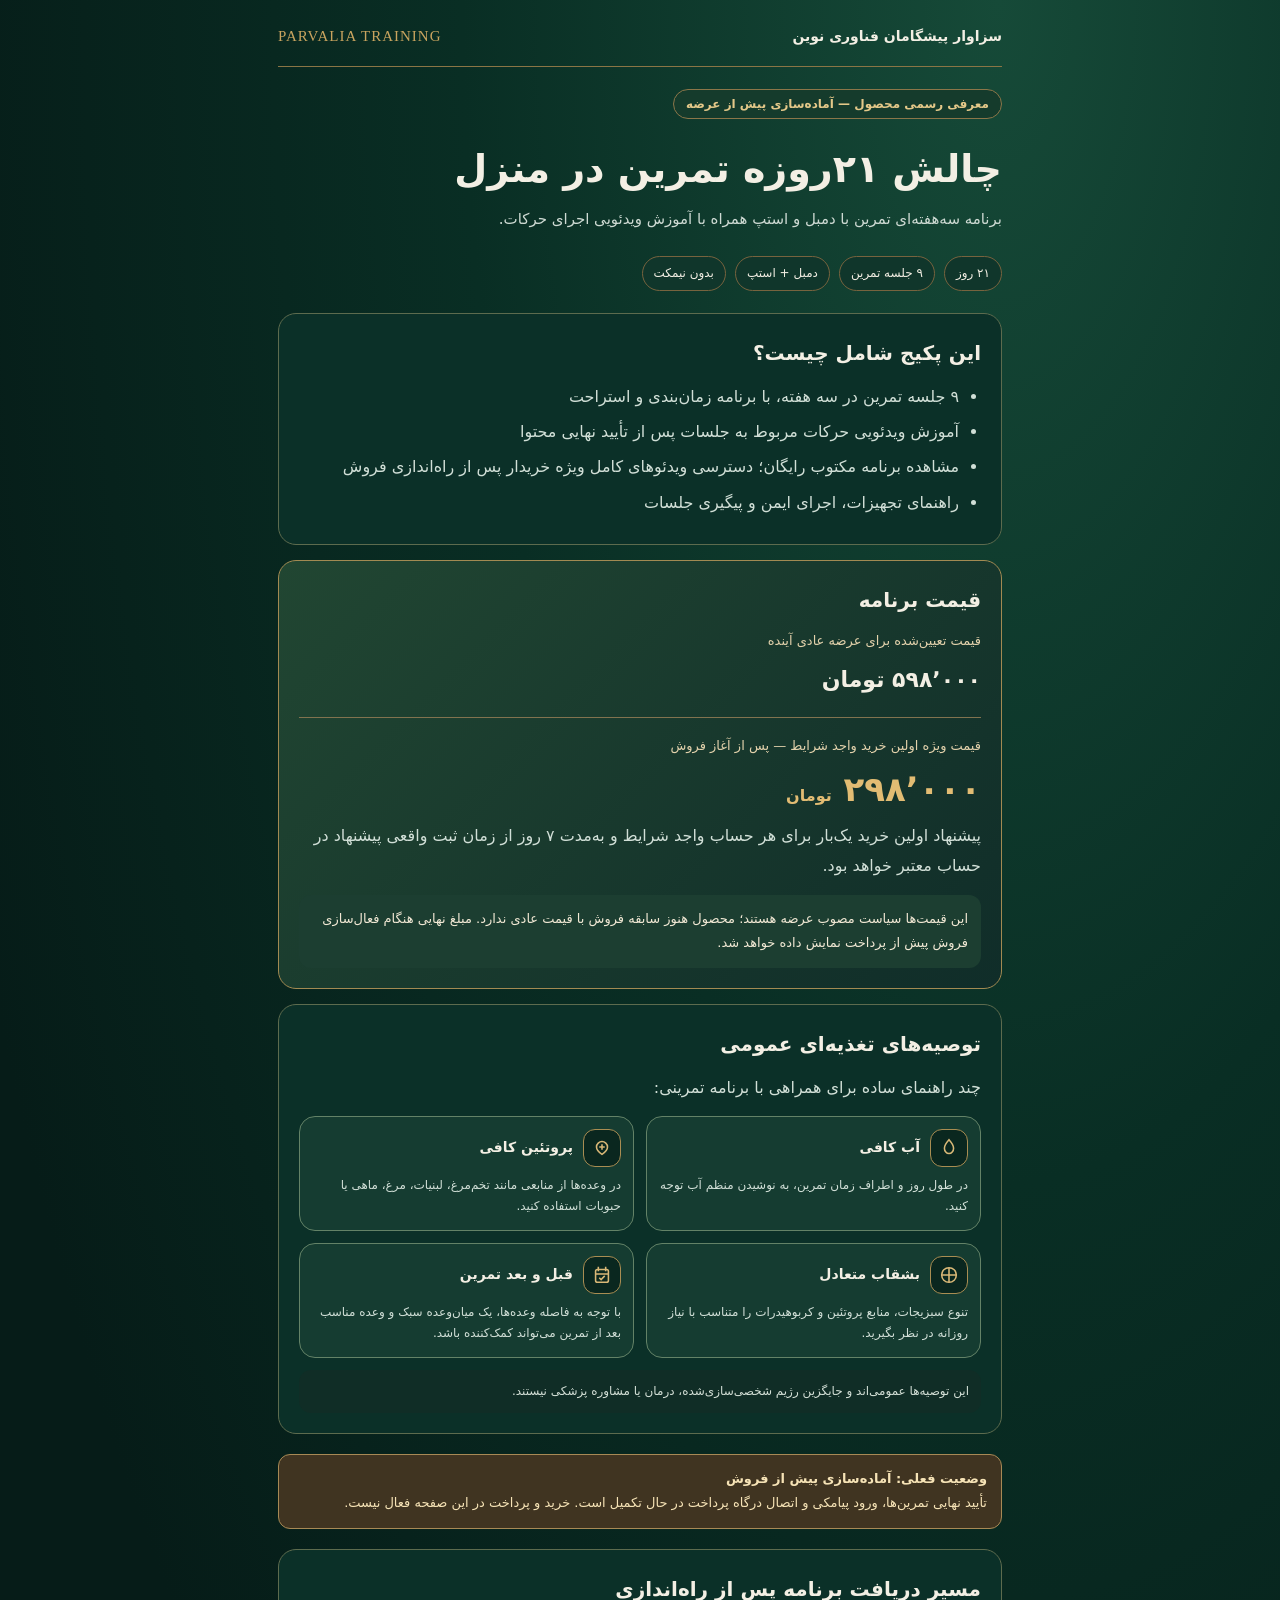
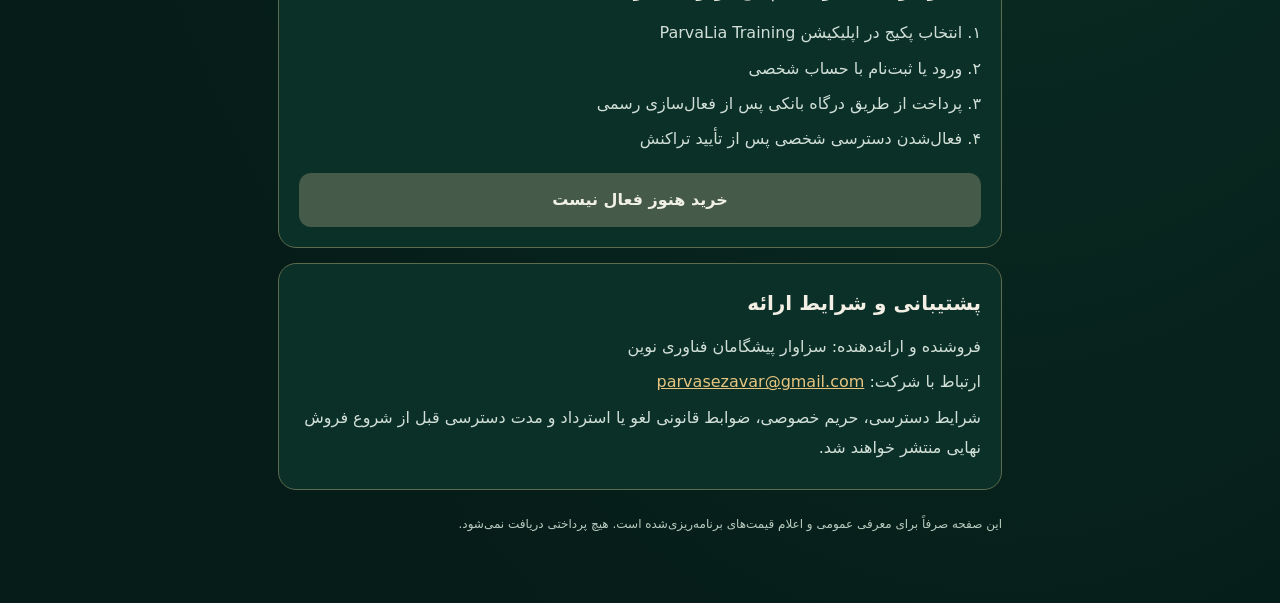
<file: products/parvalia-training-21day/index.html>
<!doctype html>
<html lang="fa" dir="rtl"><head>
<meta charset="utf-8"><meta name="viewport" content="width=device-width,initial-scale=1">
<meta name="robots" content="index,follow">
<title>چالش ۲۱روزه تمرین در منزل | ParvaLia Training — سزاوار پیشگامان</title>
<meta name="description" content="چالش ۲۱روزه تمرین در منزل با دمبل و استپ؛ ۹ جلسه در سه هفته، برنامه رایگان مکتوب و آموزش ویدئویی. مشاهده قیمت و شرایط پیش از عرضه.">
<link rel="canonical" href="https://sezavarpishgam.com/products/parvalia-training-21day/">
<style>
:root{font-family:system-ui,-apple-system,'Segoe UI',Tahoma,sans-serif;color-scheme:dark;--forest:#062d25;--deep:#071d19;--gold:#c8a45f;--cream:#f3efe4;--soft:#cedad3}
*{box-sizing:border-box}
body{background:radial-gradient(ellipse at 78% 0%,#164a38 0%,#092e24 38%,#061c18 78%);color:var(--cream);margin:0;line-height:1.9}
main{width:min(100%,760px);margin:auto;padding:22px 18px 45px}
.top{display:flex;align-items:center;justify-content:space-between;gap:12px;border-bottom:1px solid #8a7545;padding-bottom:15px}
.brand{font-weight:800;font-size:14px;color:var(--cream);text-decoration:none}
.mark{font-family:Georgia,serif;font-size:15px;color:var(--gold);letter-spacing:1px}
.proof{margin-top:22px;font-size:12px;font-weight:700;color:#e4c889;display:inline-block;border:1px solid #8b7649;padding:3px 12px;border-radius:20px;background:#153b2c}
.hero{margin:22px 0 8px}.hero h1{font-size:clamp(27px,5vw,38px);line-height:1.5;margin:5px 0 7px}
.hero p{color:var(--soft);margin:0;font-size:15px}
.details{display:flex;gap:9px;flex-wrap:wrap;margin:22px 0}
.details span{border:1px solid #77633e;border-radius:40px;color:var(--cream);padding:5px 11px;font-size:12px;background:#10362b}
.card{background:#0b3028;border:1px solid #5d6b4e;border-radius:18px;padding:20px;margin:15px 0}
.card h2{font-size:20px;margin:0 0 10px;color:var(--cream)}
.card p{margin:5px 0;color:#d1dfd7}
.card ul{margin:6px 0;padding-right:22px;color:#d1dfd7}.card li{margin:5px 0}
.offer{border-color:#a28a52;background:linear-gradient(135deg,#214632,#102d29)}
.offer .price-label{font-size:13px;color:#e3d2ac}
.offer .price{font-size:34px;font-weight:900;color:#e2bc73;line-height:1.55}
.offer .price small{font-size:16px}.regular{font-size:22px;font-weight:800;color:var(--cream)}
.nutrition-grid{display:grid;grid-template-columns:repeat(2,minmax(0,1fr));gap:12px;margin-top:12px}
.mini-tip{background:#153c31;border:1px solid #638267;border-radius:16px;padding:12px}
.mini-head{display:flex;align-items:center;gap:10px;margin-bottom:8px}
.mini-icon{width:38px;height:38px;border-radius:12px;background:#0a271f;display:flex;align-items:center;justify-content:center;border:1px solid #a98d52;flex:none}
.mini-icon svg{width:22px;height:22px;stroke:#d9b877;stroke-width:1.7;fill:none}
.mini-tip h3{font-size:14px;margin:0;color:var(--cream)}
.mini-tip p{font-size:12px;line-height:1.8;margin:0;color:#d1dfd7}
.mini-note{margin-top:12px;font-size:12px;color:#d3dfd6;background:#102d26;padding:10px 12px;border-radius:12px}
.note{border-radius:12px;background:#1c3e31;padding:12px 13px;font-size:13px;color:#f2e9d5;margin-top:13px}
.danger{border:1px solid #a78955;background:#403421;color:#f6e3b6;padding:12px 14px;border-radius:12px;margin:20px 0;font-size:13px}
.disabled{display:block;text-align:center;background:#455a49;color:#f0f0e6;border-radius:12px;padding:12px;margin-top:18px;font-weight:750}
.foot{font-size:12px;color:#b9ccc0;margin:23px 0}.contact{color:#e7c47f;text-decoration:underline}
hr{border:0;border-top:1px solid #81734f;margin:16px 0}
@media(max-width:520px){.nutrition-grid{grid-template-columns:1fr}}
@media(max-width:390px){main{padding-inline:15px}.card{padding:16px}.top .brand{max-width:170px}.offer .price{font-size:31px}}
</style></head><body><main>
<header class="top"><a class="brand" href="https://sezavarpishgam.com/" aria-label="بازگشت به وب‌سایت رسمی سزاوار پیشگامان فناوری نوین">سزاوار پیشگامان فناوری نوین</a><span class="mark" dir="ltr">PARVALIA TRAINING</span></header>
<span class="proof">معرفی رسمی محصول — آماده‌سازی پیش از عرضه</span>
<section class="hero"><h1>چالش ۲۱روزه تمرین در منزل</h1><p>برنامه سه‌هفته‌ای تمرین با دمبل و استپ همراه با آموزش ویدئویی اجرای حرکات.</p></section>
<div class="details"><span>۲۱ روز</span><span>۹ جلسه تمرین</span><span>دمبل + استپ</span><span>بدون نیمکت</span></div>
<section class="card"><h2>این پکیج شامل چیست؟</h2><ul>
<li>۹ جلسه تمرین در سه هفته، با برنامه زمان‌بندی و استراحت</li>
<li>آموزش ویدئویی حرکات مربوط به جلسات پس از تأیید نهایی محتوا</li>
<li>مشاهده برنامه مکتوب رایگان؛ دسترسی ویدئوهای کامل ویژه خریدار پس از راه‌اندازی فروش</li>
<li>راهنمای تجهیزات، اجرای ایمن و پیگیری جلسات</li>
</ul></section>
<section class="card offer"><h2>قیمت برنامه</h2>
<p class="price-label">قیمت تعیین‌شده برای عرضه عادی آینده</p><div class="regular">۵۹۸٬۰۰۰ تومان</div><hr>
<p class="price-label">قیمت ویژه اولین خرید واجد شرایط — پس از آغاز فروش</p>
<div class="price">۲۹۸٬۰۰۰ <small>تومان</small></div>
<p>پیشنهاد اولین خرید یک‌بار برای هر حساب واجد شرایط و به‌مدت ۷ روز از زمان ثبت واقعی پیشنهاد در حساب معتبر خواهد بود.</p>
<div class="note">این قیمت‌ها سیاست مصوب عرضه هستند؛ محصول هنوز سابقه فروش با قیمت عادی ندارد. مبلغ نهایی هنگام فعال‌سازی فروش پیش از پرداخت نمایش داده خواهد شد.</div>
</section>
<section class="card"><h2>توصیه‌های تغذیه‌ای عمومی</h2><p>چند راهنمای ساده برای همراهی با برنامه تمرینی:</p>
<div class="nutrition-grid">
<article class="mini-tip"><div class="mini-head"><span class="mini-icon" aria-hidden="true"><svg viewBox="0 0 24 24"><path d="M12 3C12 3 7 8.6 7 12.2C7 15.3 9.3 18 12 18C14.7 18 17 15.3 17 12.2C17 8.6 12 3 12 3Z"/></svg></span><h3>آب کافی</h3></div><p>در طول روز و اطراف زمان تمرین، به نوشیدن منظم آب توجه کنید.</p></article>
<article class="mini-tip"><div class="mini-head"><span class="mini-icon" aria-hidden="true"><svg viewBox="0 0 24 24"><path d="M12 5C15 5 18 7.5 18 11C18 15 12 19 12 19S6 15 6 11C6 7.5 9 5 12 5Z"/><path d="M9 11H15M12 8V14"/></svg></span><h3>پروتئین کافی</h3></div><p>در وعده‌ها از منابعی مانند تخم‌مرغ، لبنیات، مرغ، ماهی یا حبوبات استفاده کنید.</p></article>
<article class="mini-tip"><div class="mini-head"><span class="mini-icon" aria-hidden="true"><svg viewBox="0 0 24 24"><circle cx="12" cy="12" r="8"/><path d="M12 4V20M4 12H20"/></svg></span><h3>بشقاب متعادل</h3></div><p>تنوع سبزیجات، منابع پروتئین و کربوهیدرات را متناسب با نیاز روزانه در نظر بگیرید.</p></article>
<article class="mini-tip"><div class="mini-head"><span class="mini-icon" aria-hidden="true"><svg viewBox="0 0 24 24"><rect x="5" y="6" width="14" height="14" rx="2"/><path d="M8 3V8M16 3V8M5 11H19M9 15L11 17L15 13"/></svg></span><h3>قبل و بعد تمرین</h3></div><p>با توجه به فاصله وعده‌ها، یک میان‌وعده سبک و وعده مناسب بعد از تمرین می‌تواند کمک‌کننده باشد.</p></article>
</div><div class="mini-note">این توصیه‌ها عمومی‌اند و جایگزین رژیم شخصی‌سازی‌شده، درمان یا مشاوره پزشکی نیستند.</div></section>
<div class="danger"><strong>وضعیت فعلی: آماده‌سازی پیش از فروش</strong><div>تأیید نهایی تمرین‌ها، ورود پیامکی و اتصال درگاه پرداخت در حال تکمیل است. خرید و پرداخت در این صفحه فعال نیست.</div></div>
<section class="card"><h2>مسیر دریافت برنامه پس از راه‌اندازی</h2>
<p>۱. انتخاب پکیج در اپلیکیشن ParvaLia Training</p><p>۲. ورود یا ثبت‌نام با حساب شخصی</p>
<p>۳. پرداخت از طریق درگاه بانکی پس از فعال‌سازی رسمی</p><p>۴. فعال‌شدن دسترسی شخصی پس از تأیید تراکنش</p>
<span class="disabled" aria-disabled="true">خرید هنوز فعال نیست</span></section>
<section class="card"><h2>پشتیبانی و شرایط ارائه</h2>
<p>فروشنده و ارائه‌دهنده: سزاوار پیشگامان فناوری نوین</p>
<p>ارتباط با شرکت: <a class="contact" href="mailto:parvasezavar@gmail.com">parvasezavar@gmail.com</a></p>
<p>شرایط دسترسی، حریم خصوصی، ضوابط قانونی لغو یا استرداد و مدت دسترسی قبل از شروع فروش نهایی منتشر خواهند شد.</p></section>
<footer class="foot">این صفحه صرفاً برای معرفی عمومی و اعلام قیمت‌های برنامه‌ریزی‌شده است. هیچ پرداختی دریافت نمی‌شود.</footer>
</main></body></html>
</file>
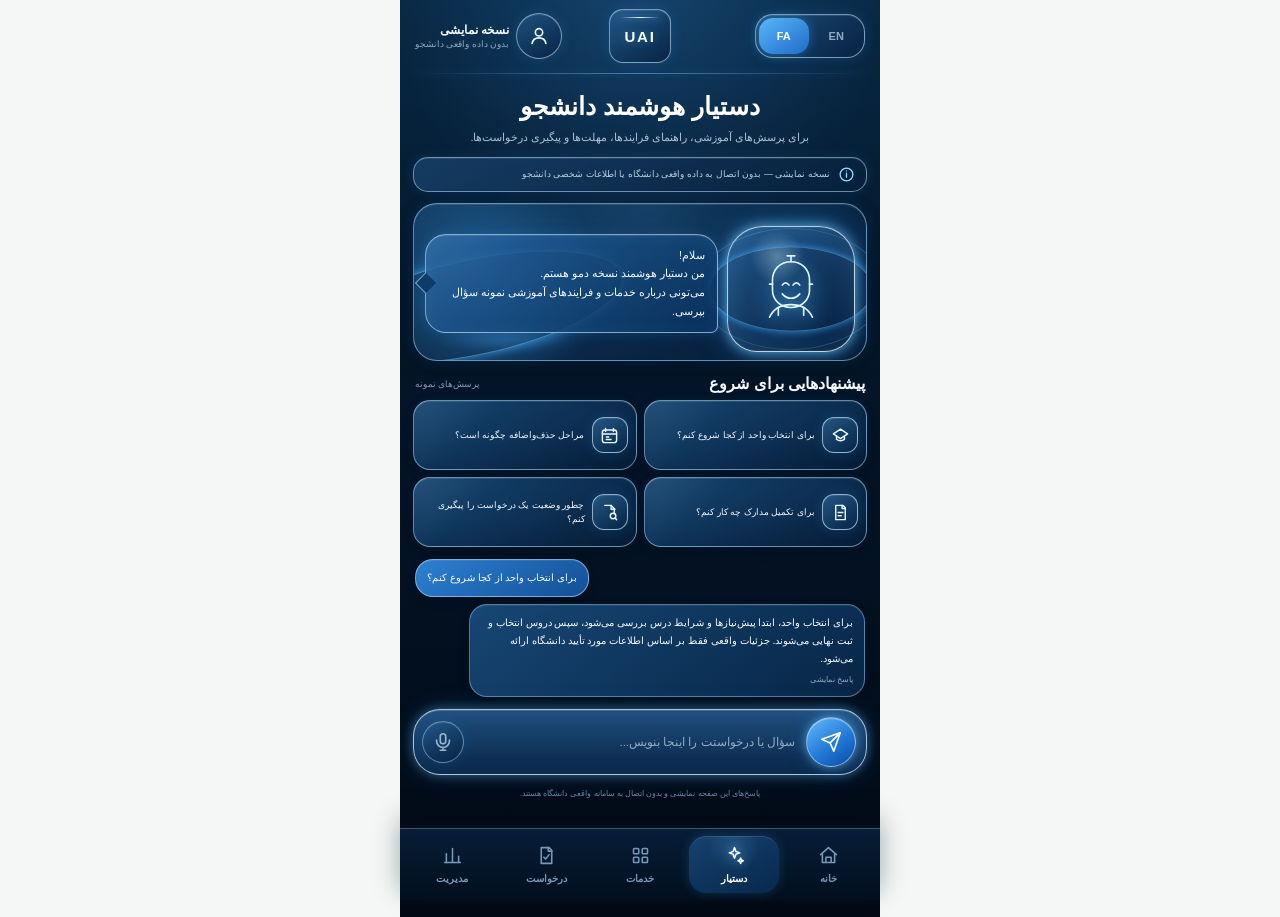
<file: university-demo/assistant-r1-preview.html>
<!doctype html>
<html lang="fa" dir="rtl">
<head>
<meta charset="utf-8">
<meta name="viewport" content="width=device-width,initial-scale=1,viewport-fit=cover">
<meta name="theme-color" content="#0c3b32">
<title>دستیار هوشمند خدمات دانشجویی — نسخه نمایشی</title>
<style>
:root{--bg:#f4f7f5;--card:#fff;--ink:#14201c;--muted:#6c7772;--green:#0c3b32;--green2:#155747;--gold:#c8a94a;--line:#dfe8e3;--soft:#eaf2ee;--shadow:0 10px 28px rgba(12,59,50,.10)}
*{box-sizing:border-box}html,body{margin:0;background:var(--bg);color:var(--ink);font-family:-apple-system,BlinkMacSystemFont,"Segoe UI",Tahoma,Arial,sans-serif}button,input{font:inherit}button{cursor:pointer}
.app{max-width:480px;margin:0 auto;min-height:100vh;background:linear-gradient(180deg,#f7faf8 0%,#f2f6f4 100%);padding-bottom:92px}
.top{position:sticky;top:0;z-index:20;background:rgba(247,250,248,.94);backdrop-filter:blur(16px);border-bottom:1px solid rgba(12,59,50,.08);padding:calc(10px + env(safe-area-inset-top)) 16px 11px;display:flex;align-items:center;justify-content:space-between;gap:12px}
.brand{display:flex;align-items:center;gap:10px;min-width:0}.logo{width:42px;height:42px;border-radius:12px}.brand-title{font-weight:800;font-size:15px;white-space:nowrap;overflow:hidden;text-overflow:ellipsis}.brand-sub{font-size:11px;color:var(--muted);margin-top:2px}.demo-badge{background:#fff6d9;border:1px solid #ead38b;color:#725b16;border-radius:999px;padding:7px 10px;font-size:11px;font-weight:800;white-space:nowrap}
.screen{display:none;padding:18px 16px 22px}.screen.active{display:block}
.hero{background:linear-gradient(145deg,var(--green),#174f43);color:#fff;border-radius:24px;padding:22px;box-shadow:var(--shadow);position:relative;overflow:hidden}.hero:after{content:"";position:absolute;width:160px;height:160px;border-radius:50%;background:rgba(200,169,74,.16);left:-48px;top:-55px}.eyebrow{font-size:12px;color:#d9e9e3;font-weight:700}h1{font-size:25px;line-height:1.55;margin:5px 0 8px}.hero p{margin:0;color:#e8f2ee;font-size:13px;line-height:1.9}.hero-actions{display:flex;gap:9px;margin-top:17px;position:relative;z-index:1}
.btn{border:0;border-radius:14px;padding:12px 15px;font-weight:800;font-size:13px;transition:.16s}.btn:active{transform:scale(.97)}.btn-gold{background:var(--gold);color:#23352f}.btn-light{background:#fff;color:var(--green)}
.section-head{display:flex;justify-content:space-between;align-items:center;margin:22px 2px 11px}.section-head h2{font-size:16px;margin:0}.section-head span{font-size:11px;color:var(--muted)}
.grid2{display:grid;grid-template-columns:1fr 1fr;gap:10px}.card{background:var(--card);border:1px solid var(--line);border-radius:18px;padding:15px;box-shadow:0 5px 16px rgba(12,59,50,.05)}
.quick{min-height:122px;text-align:right;width:100%;transition:.18s}.quick:active,.quick.selected{transform:scale(.98);background:linear-gradient(180deg,#f8fbfa,#e8f2ed);border-color:#87ad9d;box-shadow:0 10px 24px rgba(12,59,50,.14)}
.icon{width:38px;height:38px;border-radius:12px;background:var(--soft);display:grid;place-items:center;font-size:19px;margin-bottom:10px}.quick b{display:block;font-size:13px;margin-bottom:5px}.quick small{display:block;color:var(--muted);font-size:11px;line-height:1.7}
.page-title{font-size:22px;margin:4px 0 5px}.page-sub{font-size:12px;color:var(--muted);line-height:1.8;margin:0 0 16px}.notice{background:#fff9e6;border:1px solid #edd894;color:#6e591b;border-radius:14px;padding:10px 12px;font-size:10px;line-height:1.75;margin-bottom:12px}
.chat-box{background:#fff;border:1px solid var(--line);border-radius:20px;padding:14px;min-height:300px;display:flex;flex-direction:column;gap:10px}.msg{max-width:88%;padding:11px 13px;border-radius:16px;font-size:12px;line-height:1.9}.msg.bot{align-self:flex-start;background:var(--soft);border-bottom-left-radius:5px}.msg.user{align-self:flex-end;background:var(--green);color:#fff;border-bottom-right-radius:5px}.source{display:block;margin-top:7px;color:#55746a;font-size:10px;font-weight:700}
.chips{display:flex;gap:7px;overflow:auto;padding:11px 1px 4px}.chip{border:1px solid #cadad3;background:#fff;color:var(--green);border-radius:999px;padding:9px 11px;white-space:nowrap;font-size:11px;font-weight:700}.chat-input{display:flex;gap:8px;margin-top:11px}.chat-input input{flex:1;border:1px solid var(--line);border-radius:13px;padding:12px;background:#fff;outline:none}.send{width:45px;border:0;border-radius:13px;background:var(--gold);font-weight:900}
.deadline{display:flex;align-items:center;gap:11px;padding:13px 0;border-bottom:1px solid var(--line)}.deadline:last-child{border:0}.datebox{width:52px;min-width:52px;text-align:center;background:var(--soft);border-radius:13px;padding:8px 4px;color:var(--green)}.datebox strong{display:block;font-size:16px}.datebox span{font-size:10px}.deadline h3{font-size:13px;margin:0 0 4px}.deadline p{font-size:11px;color:var(--muted);margin:0;line-height:1.6}
.timeline{position:relative;padding-right:14px}.step{position:relative;padding:0 28px 20px 0}.step:before{content:"";position:absolute;right:4px;top:6px;width:11px;height:11px;border-radius:50%;background:#c9d7d1;border:3px solid #fff;box-shadow:0 0 0 1px #c9d7d1}.step.done:before{background:var(--green);box-shadow:0 0 0 1px var(--green)}.step:after{content:"";position:absolute;right:9px;top:21px;width:1px;height:calc(100% - 10px);background:#d9e4df}.step:last-child:after{display:none}.step b{font-size:13px}.step p{margin:4px 0 0;color:var(--muted);font-size:11px;line-height:1.7}.status{display:inline-flex;border-radius:999px;background:#e7f3ed;color:#185b48;padding:6px 9px;font-size:10px;font-weight:800}
.guide-item{width:100%;text-align:right;border:1px solid var(--line);background:#fff;border-radius:16px;padding:14px;margin-bottom:9px}.guide-item .row{display:flex;align-items:center;justify-content:space-between}.guide-item p{display:none;margin:11px 0 0;padding-top:11px;border-top:1px solid var(--line);font-size:11px;color:var(--muted);line-height:1.9}.guide-item.open p{display:block}
.metric-grid{display:grid;grid-template-columns:1fr 1fr;gap:10px}.metric{background:#fff;border:1px solid var(--line);border-radius:17px;padding:15px}.metric strong{display:block;font-size:24px;color:var(--green);margin-bottom:4px}.metric span{font-size:11px;color:var(--muted)}
.bottom{position:fixed;z-index:30;bottom:0;left:50%;transform:translateX(-50%);width:min(480px,100%);background:rgba(255,255,255,.96);backdrop-filter:blur(18px);border-top:1px solid var(--line);padding:8px 8px calc(8px + env(safe-area-inset-bottom));display:grid;grid-template-columns:repeat(5,1fr);gap:4px}.nav{border:0;background:transparent;border-radius:13px;padding:7px 4px;color:#75807b;font-size:10px;font-weight:700}.nav span{display:block;font-size:18px;line-height:1;margin-bottom:4px}.nav.active{color:var(--green);background:#edf4f1}
.modal{display:none;position:fixed;z-index:50;inset:0;background:rgba(7,26,21,.45);padding:22px;align-items:flex-end;justify-content:center}.modal.show{display:flex}.sheet{width:min(480px,100%);background:#fff;border-radius:22px;padding:18px;box-shadow:0 20px 60px rgba(0,0,0,.22)}.sheet h3{margin:0 0 8px;font-size:17px}.sheet p{font-size:12px;color:var(--muted);line-height:1.9}.sheet .btn{width:100%;background:var(--green);color:#fff;margin-top:8px}
.footer-note{text-align:center;color:#8a948f;font-size:9px;padding:18px 8px 0;line-height:1.7}

/* ===== UAI-HOME-R1.1: strict visual fidelity correction — Home only ===== */
.app.home-view{
  --home-0:#020a15;
  --home-1:#041326;
  --home-2:#08213d;
  --home-3:#0d3158;
  --home-line:rgba(173,219,255,.44);
  --home-line-hot:rgba(213,239,255,.78);
  --home-text:#f7fbff;
  --home-muted:#9fb7cf;
  --home-blue:#4aa8ff;
  --home-blue-hot:#80c9ff;
  background:
    radial-gradient(circle at 50% 4%,rgba(53,139,235,.24),transparent 24%),
    radial-gradient(circle at 12% 24%,rgba(18,98,188,.20),transparent 27%),
    radial-gradient(circle at 92% 43%,rgba(28,123,225,.13),transparent 28%),
    linear-gradient(180deg,var(--home-2) 0%,var(--home-1) 28%,var(--home-0) 100%);
  color:var(--home-text);
}
.app.home-view>.top{display:none}
#home{padding:0 13px 22px;overflow:hidden}
.home-top{
  direction:ltr;
  position:relative;
  display:grid;
  grid-template-columns:minmax(0,1fr) auto minmax(0,1fr);
  align-items:center;
  gap:10px;
  padding:calc(11px + env(safe-area-inset-top)) 2px 12px;
}
.home-top:after{
  content:"";position:absolute;left:2px;right:2px;bottom:0;height:1px;
  background:linear-gradient(90deg,transparent,rgba(129,199,255,.48),transparent);
  box-shadow:0 0 10px rgba(55,155,255,.30)
}
.home-user{direction:rtl;display:flex;align-items:center;justify-self:start;gap:9px;min-width:0}
.home-avatar{
  width:44px;height:44px;border-radius:50%;display:grid;place-items:center;
  color:#eaf6ff;border:1px solid rgba(202,234,255,.68);
  background:
    radial-gradient(circle at 35% 25%,rgba(183,225,255,.28),transparent 27%),
    linear-gradient(145deg,rgba(64,139,216,.34),rgba(8,35,65,.94));
  box-shadow:
    inset 0 0 0 1px rgba(255,255,255,.04),
    inset 0 0 18px rgba(103,190,255,.15),
    0 0 18px rgba(59,158,255,.22);
  flex:0 0 auto
}
.home-avatar svg,.home-bell svg,.home-send svg,.home-action-icon svg,.service-icon svg,.home-input-orb svg{
  width:22px;height:22px;stroke:currentColor;fill:none;stroke-width:1.8;stroke-linecap:round;stroke-linejoin:round
}
.home-user-copy{min-width:0;text-align:right}
.home-user-copy b{display:block;font-size:12px;line-height:1.45;color:#f6fbff;text-shadow:0 0 10px rgba(115,192,255,.12)}
.home-user-copy span{display:block;font-size:9px;color:#91abc5;margin-top:2px;white-space:nowrap;overflow:hidden;text-overflow:ellipsis;max-width:125px}
.home-mark{
  position:relative;overflow:hidden;
  width:61px;height:53px;border-radius:14px;display:grid;place-items:center;
  border:1px solid rgba(201,233,255,.60);
  background:
    linear-gradient(125deg,rgba(255,255,255,.11),transparent 34%),
    linear-gradient(155deg,rgba(77,157,232,.29),rgba(6,31,61,.91));
  box-shadow:
    inset 0 0 0 1px rgba(255,255,255,.03),
    inset 0 0 22px rgba(115,196,255,.12),
    0 0 18px rgba(52,151,252,.20)
}
.home-mark:before{
  content:"";position:absolute;left:-20%;right:-20%;top:7px;height:1px;
  background:linear-gradient(90deg,transparent,#d9f0ff,transparent);
  box-shadow:0 0 9px #58b4ff;opacity:.75
}
.home-mark strong{font-size:16px;letter-spacing:.12em;color:#f1f9ff;text-shadow:0 0 12px rgba(116,199,255,.35)}
.home-bell{
  justify-self:end;width:46px;height:46px;border-radius:15px;border:1px solid rgba(190,228,255,.48);
  color:#e9f7ff;background:
    linear-gradient(135deg,rgba(83,160,231,.25),rgba(6,30,57,.88));
  display:grid;place-items:center;
  box-shadow:inset 0 0 18px rgba(116,198,255,.10),0 0 16px rgba(49,146,244,.15)
}

.home-hero{
  isolation:isolate;
  position:relative;overflow:hidden;
  margin:0 -13px;
  padding:20px 20px 19px;
  text-align:center;
  border:0;
  border-radius:0 0 30px 30px;
  background:
    radial-gradient(ellipse at 25% 54%,rgba(53,148,244,.31),transparent 22%),
    radial-gradient(ellipse at 73% 49%,rgba(29,116,221,.22),transparent 25%),
    radial-gradient(circle at 50% 42%,rgba(62,151,243,.22),transparent 34%),
    linear-gradient(180deg,rgba(9,38,72,.90) 0%,rgba(5,25,49,.96) 72%,rgba(2,13,27,.98) 100%);
  box-shadow:
    inset 0 -1px 0 rgba(165,216,255,.25),
    inset 0 -40px 70px rgba(0,0,0,.18),
    0 22px 38px rgba(0,0,0,.22)
}
.home-hero:before{
  content:"";z-index:-1;position:absolute;width:570px;height:220px;left:-180px;top:116px;
  border:1px solid rgba(116,191,255,.48);border-radius:50%;
  transform:rotate(-12deg);
  box-shadow:
    0 0 7px rgba(91,183,255,.76),
    0 0 22px rgba(40,136,237,.38),
    0 0 55px rgba(29,111,210,.15)
}
.home-hero:after{
  content:"";z-index:-1;position:absolute;width:520px;height:180px;right:-205px;top:148px;
  border:1px solid rgba(157,214,255,.33);border-radius:50%;
  transform:rotate(18deg);
  box-shadow:0 0 9px rgba(88,177,255,.57),0 0 32px rgba(33,127,222,.22)
}
.home-kicker{
  position:relative;z-index:2;
  font-size:9.5px;font-weight:850;letter-spacing:.10em;color:#9ed3ff;
  text-shadow:0 0 13px rgba(93,183,255,.38)
}
.home-title{
  position:relative;z-index:2;
  font-size:25px;line-height:1.5;margin:6px 0 4px;color:#fff;
  text-shadow:0 0 18px rgba(83,167,255,.18)
}
.home-subtitle{
  position:relative;z-index:2;
  font-size:11px;line-height:1.85;color:#b7cbe0;margin:0 auto;max-width:330px
}
.ai-stage{
  position:relative;z-index:1;height:174px;margin:5px auto 3px;
}
.ai-stage:before{
  content:"";position:absolute;left:50%;top:55%;width:270px;height:72px;
  transform:translate(-50%,-50%) rotate(-8deg);border-radius:50%;
  border:1px solid rgba(110,191,255,.28);
  box-shadow:0 0 15px rgba(52,151,252,.36),inset 0 0 14px rgba(75,168,255,.10)
}
.ai-stage:after{
  content:"";position:absolute;left:50%;bottom:4px;width:250px;height:22px;
  transform:translateX(-50%);border-radius:50%;
  background:radial-gradient(ellipse,rgba(54,153,255,.26),transparent 67%);
  filter:blur(3px)
}
.ai-orbit{
  position:absolute;left:50%;top:50%;transform:translate(-50%,-48%);
  width:132px;height:132px;border-radius:48% 52% 50% 50%;
  display:grid;place-items:center;
  border:1px solid rgba(186,226,255,.62);
  background:
    radial-gradient(circle at 36% 28%,rgba(165,220,255,.28),transparent 24%),
    radial-gradient(circle at 50% 55%,rgba(35,115,201,.38),rgba(5,29,58,.94) 70%);
  box-shadow:
    0 0 12px rgba(106,194,255,.55),
    0 0 36px rgba(39,142,248,.35),
    inset 0 0 28px rgba(107,190,255,.17)
}
.ai-orbit:before,.ai-orbit:after{
  content:"";position:absolute;border-radius:50%;pointer-events:none
}
.ai-orbit:before{
  inset:-19px;border:1px solid rgba(102,184,255,.42);
  transform:rotate(27deg) scaleY(.54);
  box-shadow:0 0 9px rgba(72,164,255,.40)
}
.ai-orbit:after{
  inset:-34px;border:1px solid rgba(115,196,255,.25);
  transform:rotate(-24deg) scaleY(.64)
}
.ai-core{
  position:relative;width:78px;height:78px;border-radius:25px;display:grid;place-items:center;
  font-weight:900;font-size:18px;letter-spacing:.10em;color:#f2faff;
  border:1px solid rgba(215,239,255,.72);
  background:
    linear-gradient(145deg,rgba(120,196,255,.25),rgba(8,42,80,.88));
  box-shadow:
    inset 0 0 18px rgba(161,219,255,.15),
    0 0 16px rgba(70,164,255,.35);
  text-shadow:0 0 10px rgba(109,193,255,.38)
}
.ai-core:before{
  content:"";position:absolute;top:8px;left:16px;right:16px;height:1px;
  background:linear-gradient(90deg,transparent,rgba(230,247,255,.9),transparent);
  box-shadow:0 0 8px rgba(113,200,255,.8)
}
.ai-note{
  position:absolute;right:18px;top:60px;min-width:112px;
  padding:8px 11px;border-radius:13px;text-align:right;
  border:1px solid rgba(184,226,255,.42);
  background:linear-gradient(145deg,rgba(20,63,105,.82),rgba(7,31,59,.90));
  box-shadow:inset 0 0 16px rgba(115,194,255,.08),0 0 16px rgba(47,143,239,.16);
  transform:translateX(78%)
}
.ai-note:after{
  content:"";position:absolute;left:-7px;top:50%;width:12px;height:12px;
  background:#0c3158;border-left:1px solid rgba(184,226,255,.42);border-bottom:1px solid rgba(184,226,255,.42);
  transform:translateY(-50%) rotate(45deg)
}
.ai-note strong{display:block;font-size:9px;color:#f2f8ff}
.ai-note span{display:block;font-size:7.5px;color:#9db8d1;margin-top:2px;white-space:nowrap}
.ai-beam{position:absolute;height:1px;background:linear-gradient(90deg,transparent,#91d1ff,transparent);box-shadow:0 0 8px #4eb0ff;opacity:.62}
.ai-beam.b1{width:112px;left:11px;top:44px;transform:rotate(-22deg)}
.ai-beam.b2{width:96px;right:7px;bottom:40px;transform:rotate(18deg)}
.ai-spark{position:absolute;width:7px;height:7px;border-radius:50%;background:#b5e3ff;box-shadow:0 0 12px #67bfff,0 0 22px rgba(57,155,255,.55)}
.ai-spark.s1{top:27px;right:53px}.ai-spark.s2{bottom:26px;left:47px;width:5px;height:5px}.ai-spark.s3{top:67px;left:22px;width:4px;height:4px}

.home-chatbar{
  direction:ltr;position:relative;z-index:3;
  display:grid;grid-template-columns:46px minmax(0,1fr) 54px;gap:6px;align-items:center;
  margin-top:6px;padding:7px 8px;border-radius:25px;
  border:1px solid rgba(203,234,255,.70);
  background:
    linear-gradient(180deg,rgba(31,76,121,.90),rgba(9,37,69,.96));
  box-shadow:
    inset 0 1px 0 rgba(255,255,255,.10),
    inset 0 0 25px rgba(109,190,255,.08),
    0 0 10px rgba(100,190,255,.38),
    0 0 28px rgba(36,133,234,.26)
}
.home-chatbar:before{
  content:"";position:absolute;left:23px;right:23px;top:0;height:1px;
  background:linear-gradient(90deg,transparent,#e6f6ff,transparent);
  box-shadow:0 0 10px #59b4ff;opacity:.72
}
.home-input-orb{
  width:40px;height:40px;border-radius:50%;display:grid;place-items:center;color:#cfeaff;
  border:1px solid rgba(182,226,255,.44);
  background:linear-gradient(145deg,rgba(76,154,229,.24),rgba(7,34,64,.74));
  box-shadow:inset 0 0 13px rgba(125,202,255,.10)
}
.home-chatbar input{
  min-width:0;width:100%;height:48px;border:0;outline:0;background:transparent;color:#fff;
  padding:0 6px;font-size:12px;text-align:right;direction:rtl
}
.home-chatbar input::placeholder{color:#9ab1c8}
.home-chatbar:focus-within{
  border-color:rgba(224,242,255,.92);
  box-shadow:inset 0 1px 0 rgba(255,255,255,.13),0 0 12px rgba(116,202,255,.52),0 0 34px rgba(39,143,248,.32)
}
.home-send{
  width:50px;height:50px;border-radius:18px;border:1px solid rgba(218,241,255,.78);
  color:#fff;
  background:
    linear-gradient(145deg,rgba(103,190,255,.95),rgba(27,104,207,.97) 55%,rgba(14,67,149,.98));
  display:grid;place-items:center;
  box-shadow:
    inset 0 1px 0 rgba(255,255,255,.30),
    inset 0 0 18px rgba(180,226,255,.16),
    0 0 10px rgba(119,207,255,.60),
    0 0 24px rgba(46,147,255,.40)
}
.home-send:active{transform:scale(.96)}

.home-section-head{display:flex;align-items:center;justify-content:space-between;gap:10px;margin:18px 2px 9px}
.home-section-head h2{margin:0;font-size:16px;color:#f5f9ff;text-shadow:0 0 12px rgba(92,177,255,.10)}
.home-section-head span{font-size:9px;color:#89a3bd}
.home-actions{display:grid;grid-template-columns:repeat(2,minmax(0,1fr));gap:9px}
.home-action{
  position:relative;overflow:hidden;min-height:116px;text-align:right;
  border:1px solid rgba(181,224,255,.48);border-radius:20px;
  padding:12px 12px 12px 40px;color:var(--home-text);
  background:
    linear-gradient(135deg,rgba(255,255,255,.055),transparent 30%),
    radial-gradient(circle at 17% 17%,rgba(72,164,255,.14),transparent 27%),
    linear-gradient(150deg,rgba(19,64,106,.92),rgba(6,30,57,.97));
  box-shadow:
    inset 0 1px 0 rgba(255,255,255,.08),
    inset 0 0 22px rgba(99,181,255,.055),
    0 7px 20px rgba(0,0,0,.17),
    0 0 12px rgba(48,146,244,.11);
  transition:transform .14s,border-color .14s,box-shadow .14s
}
.home-action:before{
  content:"";position:absolute;left:22px;right:22px;top:0;height:1px;
  background:linear-gradient(90deg,transparent,#dff4ff,transparent);
  box-shadow:0 0 9px #54adff;opacity:.62
}
.home-action:after{
  content:"‹";position:absolute;left:11px;bottom:12px;width:24px;height:24px;border-radius:50%;
  display:grid;place-items:center;color:#dff2ff;font-size:20px;line-height:1;
  border:1px solid rgba(162,212,255,.26);background:rgba(46,128,206,.14);
  box-shadow:inset 0 0 10px rgba(94,180,255,.08)
}
.home-action:active{
  transform:scale(.985);border-color:rgba(216,239,255,.82);
  box-shadow:inset 0 0 22px rgba(109,192,255,.08),0 0 20px rgba(52,155,255,.22)
}
.home-action-icon{
  width:48px;height:48px;border-radius:15px;display:grid;place-items:center;margin-bottom:8px;
  color:#e8f7ff;border:1px solid rgba(199,232,255,.56);
  background:
    linear-gradient(145deg,rgba(103,184,255,.27),rgba(7,38,72,.78));
  box-shadow:
    inset 0 0 15px rgba(138,208,255,.10),
    0 0 13px rgba(58,158,255,.21)
}
.home-action b{display:block;font-size:12.5px;line-height:1.55;margin-bottom:3px;color:#fff}
.home-action small{display:block;color:#a6bdd4;font-size:9px;line-height:1.65}

.home-status{
  position:relative;overflow:hidden;display:grid;grid-template-columns:1fr 1fr;gap:0;
  border:1px solid rgba(183,225,255,.45);border-radius:20px;padding:11px 12px;
  background:
    linear-gradient(145deg,rgba(20,62,101,.88),rgba(5,29,54,.95));
  box-shadow:
    inset 0 1px 0 rgba(255,255,255,.07),
    inset 0 0 20px rgba(105,186,255,.05),
    0 0 14px rgba(44,142,240,.10)
}
.home-status:before{
  content:"";position:absolute;left:24px;right:24px;top:0;height:1px;
  background:linear-gradient(90deg,transparent,#e3f5ff,transparent);box-shadow:0 0 8px #5db8ff;opacity:.60
}
.home-status-item{min-width:0;padding:1px 7px}
.home-status-item+.home-status-item{border-right:1px solid rgba(188,225,255,.20)}
.home-status-label{font-size:8.5px;color:#8fa9c2;margin-bottom:4px}
.home-status-value{font-size:10.5px;font-weight:800;color:#edf8ff;line-height:1.55}
.home-demo-dot{
  display:inline-block;width:8px;height:8px;border-radius:50%;background:#70c9ff;
  box-shadow:0 0 8px #66c6ff,0 0 14px rgba(72,172,255,.50);
  margin-left:5px;vertical-align:middle
}

.home-services{display:grid;grid-template-columns:repeat(4,minmax(0,1fr));gap:8px}
.home-service{
  position:relative;overflow:hidden;min-width:0;min-height:91px;
  border:1px solid rgba(181,224,255,.44);border-radius:18px;padding:9px 5px;
  color:#f0f8ff;
  background:
    linear-gradient(135deg,rgba(255,255,255,.045),transparent 34%),
    linear-gradient(150deg,rgba(18,58,97,.91),rgba(6,29,55,.96));
  box-shadow:inset 0 1px 0 rgba(255,255,255,.07),0 0 11px rgba(46,144,242,.09);
  display:flex;flex-direction:column;align-items:center;justify-content:center;gap:7px;text-align:center
}
.home-service:before{
  content:"";position:absolute;left:15px;right:15px;top:0;height:1px;
  background:linear-gradient(90deg,transparent,rgba(218,243,255,.88),transparent);
  box-shadow:0 0 7px rgba(86,182,255,.75);opacity:.55
}
.service-icon{
  width:42px;height:42px;border-radius:14px;display:grid;place-items:center;color:#e5f6ff;
  border:1px solid rgba(193,230,255,.52);
  background:linear-gradient(145deg,rgba(84,166,239,.23),rgba(7,37,70,.78));
  box-shadow:inset 0 0 13px rgba(128,203,255,.08),0 0 11px rgba(54,154,254,.14)
}
.home-service span:last-child{font-size:9.5px;line-height:1.45;font-weight:850}
.home-footnote{text-align:center;color:#6f8ba7;font-size:8px;line-height:1.8;padding:17px 8px 2px}

.app.home-view .bottom{
  background:
    linear-gradient(180deg,rgba(6,28,53,.95),rgba(3,17,33,.98));
  -webkit-backdrop-filter:blur(22px);backdrop-filter:blur(22px);
  border-top:1px solid rgba(178,221,255,.34);
  box-shadow:0 -1px 0 rgba(255,255,255,.02),0 -12px 32px rgba(0,0,0,.28),0 -2px 14px rgba(46,145,244,.08);
  padding:8px 7px calc(8px + env(safe-area-inset-bottom));
  gap:3px
}
.app.home-view .nav{
  min-height:58px;color:#89a7c5;border:1px solid transparent;border-radius:16px;padding:7px 3px;
  background:transparent;font-size:9.5px
}
.app.home-view .nav span{font-size:19px;margin-bottom:5px;color:inherit;text-shadow:0 0 8px rgba(86,174,255,.05)}
.app.home-view .nav.active{
  color:#fff;
  border-color:rgba(178,222,255,.34);
  background:
    linear-gradient(145deg,rgba(48,126,205,.31),rgba(10,48,89,.78));
  box-shadow:
    inset 0 1px 0 rgba(255,255,255,.08),
    inset 0 0 18px rgba(103,188,255,.06),
    0 0 15px rgba(49,151,255,.17)
}
.app.home-view .nav.active span{text-shadow:0 0 10px rgba(103,193,255,.55)}

@media (max-width:410px){
  .home-user-copy span{display:none}
  .home-title{font-size:23px}
  .ai-note{right:11px;transform:translateX(70%)}
  .home-actions{gap:8px}
  .home-action{padding-left:38px}
  .home-service{padding-inline:4px}
  .home-service span:last-child{font-size:9px}
}
@media (max-width:370px){
  .home-services{grid-template-columns:repeat(2,minmax(0,1fr))}
  .ai-note{display:none}
}

/* ===== UAI-HOME-R1.2: final visual polish — Home only ===== */
.nav .nav-glyph{display:none}
.nav-svg{width:24px;height:24px;margin:0 auto 4px;display:grid;place-items:center;color:inherit}
.nav-svg svg{width:21px;height:21px;stroke:currentColor;fill:none;stroke-width:1.8;stroke-linecap:round;stroke-linejoin:round;vector-effect:non-scaling-stroke}
.app.home-view .home-avatar svg,
.app.home-view .home-bell svg,
.app.home-view .home-mic svg,
.app.home-view .home-send svg,
.app.home-view .home-action-icon svg,
.app.home-view .home-action-chevron svg,
.app.home-view .service-icon svg,
.app.home-view .nav-svg svg{
  width:22px;height:22px;stroke:currentColor;fill:none;stroke-width:1.8;
  stroke-linecap:round;stroke-linejoin:round;vector-effect:non-scaling-stroke
}
.app.home-view .home-mic{
  width:44px;height:44px;border-radius:50%;padding:0;display:grid;place-items:center;
  color:#d9efff;border:1px solid rgba(201,234,255,.58);
  background:
    linear-gradient(145deg,rgba(98,180,248,.22),rgba(7,36,67,.84));
  box-shadow:
    inset 0 1px 0 rgba(255,255,255,.13),
    inset 0 0 15px rgba(130,205,255,.09),
    0 0 12px rgba(66,166,255,.18);
  opacity:1;cursor:default
}
.app.home-view .home-mic:disabled{opacity:1;color:#d9efff}
.app.home-view .home-chatbar{
  min-height:66px;padding:7px 8px;
  border-color:rgba(213,238,255,.78);
  background:
    linear-gradient(180deg,rgba(36,84,132,.92),rgba(8,38,71,.97));
  box-shadow:
    inset 0 1px 0 rgba(255,255,255,.16),
    inset 0 -1px 0 rgba(101,181,245,.12),
    inset 0 0 26px rgba(113,194,255,.08),
    0 0 10px rgba(107,196,255,.34),
    0 0 24px rgba(37,132,230,.20)
}
.app.home-view .home-chatbar:after{
  content:"";position:absolute;left:15%;right:15%;bottom:3px;height:1px;
  background:linear-gradient(90deg,transparent,rgba(120,198,255,.28),transparent)
}
.app.home-view .home-send{
  width:52px;height:52px;border-radius:50%;
  border-color:rgba(226,245,255,.86);
  background:
    radial-gradient(circle at 34% 25%,rgba(213,241,255,.28),transparent 27%),
    linear-gradient(145deg,#63baff,#2075d4 58%,#0c4a9e);
  box-shadow:
    inset 0 1px 0 rgba(255,255,255,.38),
    inset 0 -8px 14px rgba(4,54,128,.20),
    0 0 10px rgba(132,212,255,.60),
    0 0 22px rgba(45,145,250,.35)
}
.app.home-view .home-send svg{width:23px;height:23px}
.app.home-view .home-action{
  min-height:112px;
  padding:11px 12px 11px 42px;
  border-color:rgba(195,229,255,.55);
  background:
    linear-gradient(135deg,rgba(255,255,255,.075),transparent 29%),
    radial-gradient(circle at 88% 8%,rgba(118,197,255,.10),transparent 24%),
    radial-gradient(circle at 10% 15%,rgba(62,157,246,.15),transparent 30%),
    linear-gradient(150deg,rgba(22,70,114,.94),rgba(5,29,56,.98));
  box-shadow:
    inset 0 1px 0 rgba(255,255,255,.12),
    inset 1px 0 0 rgba(166,220,255,.05),
    inset 0 -16px 28px rgba(0,10,24,.13),
    0 7px 18px rgba(0,0,0,.18),
    0 0 13px rgba(47,145,242,.12)
}
.app.home-view .home-action:before{
  left:16px;right:16px;
  background:linear-gradient(90deg,transparent,rgba(235,248,255,.95) 42%,rgba(127,205,255,.65) 62%,transparent);
  box-shadow:0 0 9px rgba(89,184,255,.64);opacity:.70
}
.app.home-view .home-action:after{content:none}
.app.home-view .home-action-icon{
  width:46px;height:46px;border-radius:14px;margin-bottom:7px;
  border-color:rgba(208,237,255,.64);
  background:
    radial-gradient(circle at 32% 25%,rgba(207,239,255,.18),transparent 27%),
    linear-gradient(145deg,rgba(88,175,248,.28),rgba(6,38,73,.82));
  box-shadow:
    inset 0 1px 0 rgba(255,255,255,.15),
    inset 0 0 14px rgba(135,207,255,.09),
    0 0 13px rgba(64,164,255,.18)
}
.app.home-view .home-action b{font-size:12.5px;margin-bottom:2px}
.app.home-view .home-action small{font-size:8.8px;line-height:1.58}
.app.home-view .home-action-chevron{
  position:absolute;left:11px;bottom:11px;width:25px;height:25px;border-radius:50%;
  display:grid;place-items:center;color:#dcefff;
  border:1px solid rgba(184,224,255,.30);
  background:linear-gradient(145deg,rgba(66,148,226,.20),rgba(9,43,78,.58));
  box-shadow:inset 0 0 10px rgba(111,193,255,.06)
}
.app.home-view .home-action-chevron svg{width:15px;height:15px}
.app.home-view .home-status{
  min-height:70px;padding:10px 11px;
  border-color:rgba(197,231,255,.51);
  background:
    linear-gradient(135deg,rgba(255,255,255,.045),transparent 31%),
    linear-gradient(145deg,rgba(22,68,110,.91),rgba(5,29,55,.97));
  box-shadow:
    inset 0 1px 0 rgba(255,255,255,.10),
    inset 0 -1px 0 rgba(98,177,239,.08),
    0 0 12px rgba(50,151,247,.10)
}
.app.home-view .home-status-item{display:flex;flex-direction:column;justify-content:center;padding:0 9px}
.app.home-view .home-status-item+.home-status-item{border-right-color:rgba(211,237,255,.28)}
.app.home-view .home-status-label{font-size:8.5px;margin-bottom:5px}
.app.home-view .home-status-value{font-size:10.5px}
.app.home-view .home-services{gap:7px}
.app.home-view .home-service{
  min-height:94px;padding:9px 4px;border-color:rgba(195,229,255,.51);
  background:
    linear-gradient(135deg,rgba(255,255,255,.06),transparent 31%),
    linear-gradient(150deg,rgba(20,65,106,.93),rgba(5,29,55,.97));
  box-shadow:
    inset 0 1px 0 rgba(255,255,255,.10),
    inset 0 -12px 22px rgba(0,11,26,.10),
    0 0 11px rgba(49,148,245,.10)
}
.app.home-view .service-icon{
  width:44px;height:44px;border-radius:14px;
  border-color:rgba(207,237,255,.61);
  background:
    radial-gradient(circle at 32% 24%,rgba(205,238,255,.16),transparent 27%),
    linear-gradient(145deg,rgba(84,169,241,.25),rgba(7,38,72,.82));
  box-shadow:inset 0 1px 0 rgba(255,255,255,.12),0 0 11px rgba(61,162,255,.15)
}
.app.home-view .home-section-head{margin-top:17px;margin-bottom:8px}
.app.home-view .home-section-head h2{font-size:15.5px}
.app.home-view .bottom{
  padding:7px 7px calc(7px + env(safe-area-inset-bottom));
  border-top-color:rgba(198,231,255,.38);
  background:
    linear-gradient(180deg,rgba(7,31,58,.96),rgba(2,15,30,.99));
  box-shadow:
    inset 0 1px 0 rgba(255,255,255,.035),
    0 -10px 28px rgba(0,0,0,.30),
    0 -2px 13px rgba(47,147,247,.08)
}
.app.home-view .nav{min-height:57px;border-radius:17px;padding:6px 3px;color:#7898b8;font-size:9.5px}


.app.home-view .nav-svg svg{width:21px;height:21px}
.app.home-view .nav.active{
  color:#fff;
  border-color:rgba(203,235,255,.45);
  background:
    radial-gradient(circle at 50% 18%,rgba(121,203,255,.16),transparent 40%),
    linear-gradient(145deg,rgba(52,137,220,.36),rgba(9,47,88,.84));
  box-shadow:
    inset 0 1px 0 rgba(255,255,255,.12),
    inset 0 0 18px rgba(106,191,255,.07),
    0 0 12px rgba(71,174,255,.20)
}
.app.home-view .nav.active .nav-svg{
  color:#f6fbff;
  filter:drop-shadow(0 0 5px rgba(101,198,255,.56))
}
@media (max-width:410px){
  .app.home-view .home-chatbar{grid-template-columns:44px minmax(0,1fr) 52px}
  .app.home-view .home-action{padding-left:40px}
  .app.home-view .home-action small{font-size:8.6px}
  .app.home-view .home-service span:last-child{font-size:8.8px}
}


/* ===== UAI-ASSISTANT-R1 — isolated preview only ===== */
.app.assistant-view{
  --a0:#020a15;--a1:#04172c;--a2:#082945;--at:#f6fbff;--am:#9fb8d1;--ab:#57b8ff;
  background:radial-gradient(circle at 50% 0,rgba(66,157,248,.22),transparent 26%),linear-gradient(180deg,var(--a2),var(--a1) 32%,var(--a0));
  color:var(--at)
}
.app.assistant-view>.top{display:none}
#assistant.assistant-r1{padding:0 13px 24px;min-height:calc(100vh - 80px);overflow-x:hidden;color:var(--at)}
.assistant-top{direction:ltr;position:relative;display:grid;grid-template-columns:minmax(0,1fr) auto minmax(0,1fr);align-items:center;gap:9px;padding:calc(11px + env(safe-area-inset-top)) 2px 12px}
.assistant-top:after{content:"";position:absolute;left:2px;right:2px;bottom:0;height:1px;background:linear-gradient(90deg,transparent,rgba(125,201,255,.5),transparent);box-shadow:0 0 9px rgba(74,171,255,.3)}
.assistant-demo{direction:rtl;display:flex;align-items:center;gap:8px;justify-self:start;min-width:0}.assistant-demo-copy{text-align:right;min-width:0}
.assistant-demo-copy b{display:block;font-size:11.5px}.assistant-demo-copy span{display:block;margin-top:2px;color:#8ca8c3;font-size:8.5px;white-space:nowrap}
.assistant-avatar,.assistant-mark,.assistant-lang,.assistant-q-icon,.assistant-mic,.assistant-send{
  border:1px solid rgba(201,234,255,.56);background:linear-gradient(145deg,rgba(73,157,232,.27),rgba(7,35,66,.92));
  box-shadow:inset 0 1px 0 rgba(255,255,255,.11),0 0 14px rgba(59,160,255,.16)
}
.assistant-avatar{width:43px;height:43px;border-radius:50%;display:grid;place-items:center;color:#eaf7ff}
.assistant-avatar svg,.assistant-notice svg,.assistant-visual svg,.assistant-q-icon svg,.assistant-mic svg,.assistant-send svg{width:22px;height:22px;stroke:currentColor;fill:none;stroke-width:1.8;stroke-linecap:round;stroke-linejoin:round}
.assistant-mark{width:58px;height:50px;border-radius:14px;display:grid;place-items:center;position:relative;overflow:hidden}
.assistant-mark:before{content:"";position:absolute;left:10px;right:10px;top:7px;height:1px;background:linear-gradient(90deg,transparent,#e7f6ff,transparent);box-shadow:0 0 8px #62bdff}
.assistant-mark strong{font-size:15px;letter-spacing:.12em;text-shadow:0 0 10px rgba(111,197,255,.36)}
.assistant-lang{justify-self:end;width:106px;height:42px;border-radius:18px;padding:3px;display:grid;grid-template-columns:1fr 1fr;gap:3px;direction:ltr}
.assistant-lang button{border:0;border-radius:14px;background:transparent;color:#91abc5;font-size:11px;font-weight:850}.assistant-lang button.active{color:#fff;background:linear-gradient(145deg,#58b7fa,#216ac8);box-shadow:0 0 11px rgba(78,178,255,.34)}
.assistant-head{text-align:center;padding:16px 7px 9px}.assistant-head h1{font-size:24px;line-height:1.45;margin:0 0 5px;color:#fff}.assistant-head p{font-size:10.8px;line-height:1.85;margin:0 auto;color:#aabfd4;max-width:355px}
.assistant-notice{display:flex;align-items:center;gap:8px;margin:2px 0 12px;padding:9px 11px;border-radius:15px;border:1px solid rgba(184,225,255,.43);background:linear-gradient(145deg,rgba(25,68,109,.78),rgba(7,32,60,.9));color:#bad0e3;font-size:9px;line-height:1.65}.assistant-notice svg{width:17px;height:17px;flex:none;color:#9ed9ff}
.assistant-intro{position:relative;overflow:hidden;display:grid;grid-template-columns:108px minmax(0,1fr);gap:10px;align-items:center;min-height:138px;padding:12px;border-radius:22px;border:1px solid rgba(190,229,255,.5);background:radial-gradient(circle at 14% 50%,rgba(57,164,255,.22),transparent 30%),linear-gradient(145deg,rgba(21,68,110,.92),rgba(5,29,56,.97));box-shadow:inset 0 1px 0 rgba(255,255,255,.1),0 8px 22px rgba(0,0,0,.16)}
.assistant-intro:before{content:"";position:absolute;width:245px;height:82px;left:-78px;bottom:8px;border:1px solid rgba(107,192,255,.4);border-radius:50%;transform:rotate(-12deg);box-shadow:0 0 10px rgba(72,171,255,.34)}
.assistant-visual{position:relative;z-index:1;width:96px;height:96px;border-radius:30px;display:grid;place-items:center;color:#e1f5ff;border:1px solid rgba(216,240,255,.7);background:radial-gradient(circle at 38% 27%,rgba(189,231,255,.26),transparent 24%),linear-gradient(145deg,rgba(67,156,238,.33),rgba(5,31,62,.94));box-shadow:inset 0 0 20px rgba(120,201,255,.12),0 0 13px rgba(95,190,255,.48),0 0 28px rgba(42,141,240,.24)}
.assistant-visual:before{content:"";position:absolute;inset:-13px;border:1px solid rgba(112,194,255,.32);border-radius:50%;transform:scaleY(.55) rotate(20deg);box-shadow:0 0 8px rgba(63,162,255,.28)}.assistant-visual svg{width:50px;height:50px;stroke-width:1.6}
.assistant-welcome{position:relative;z-index:1;padding:12px 13px;border-radius:19px 19px 7px 19px;border:1px solid rgba(185,226,255,.47);background:linear-gradient(145deg,rgba(35,96,153,.74),rgba(10,50,91,.84));font-size:11px;line-height:1.85;color:#f3f9ff;white-space:pre-line}
.assistant-section-head{display:flex;align-items:center;justify-content:space-between;gap:8px;margin:17px 2px 8px}.assistant-section-head h2{font-size:15.5px;margin:0}.assistant-section-head span{font-size:8.5px;color:#829db7}
.assistant-questions{display:grid;grid-template-columns:repeat(2,minmax(0,1fr));gap:8px}.assistant-question{min-width:0;min-height:82px;border:1px solid rgba(184,225,255,.44);border-radius:18px;padding:9px;text-align:start;color:#eff8ff;background:linear-gradient(150deg,rgba(21,67,109,.93),rgba(6,30,57,.97));box-shadow:inset 0 1px 0 rgba(255,255,255,.08),0 5px 14px rgba(0,0,0,.13);display:grid;grid-template-columns:38px minmax(0,1fr);gap:9px;align-items:center}.assistant-question:active{transform:scale(.985)}
.assistant-q-icon{width:38px;height:38px;border-radius:13px;display:grid;place-items:center;color:#e7f7ff}.assistant-q-icon svg{width:19px;height:19px}.assistant-question span:last-child{font-size:9.6px;line-height:1.7}
.assistant-chat-stream{display:flex;flex-direction:column;gap:8px;margin-top:13px}.assistant-message{max-width:86%;padding:10px 12px;border-radius:17px;font-size:10.5px;line-height:1.85;white-space:pre-line;border:1px solid rgba(179,222,255,.32)}.assistant-message.bot{align-self:flex-start;background:linear-gradient(145deg,rgba(19,67,111,.88),rgba(7,36,67,.94));border-bottom-left-radius:6px}.assistant-message.user{align-self:flex-end;background:linear-gradient(145deg,rgba(45,123,201,.88),rgba(19,80,148,.94));border-bottom-right-radius:6px}.assistant-message small{display:block;margin-top:5px;font-size:7.8px;color:#8ba8c3}
.assistant-inputbar{position:relative;display:grid;grid-template-columns:44px minmax(0,1fr) 52px;gap:7px;align-items:center;margin-top:14px;padding:7px;border-radius:26px;border:1px solid rgba(206,235,255,.7);background:linear-gradient(180deg,rgba(29,75,120,.92),rgba(8,37,69,.97));box-shadow:inset 0 1px 0 rgba(255,255,255,.13),0 0 11px rgba(103,194,255,.28)}
.assistant-mic,.assistant-send{border-radius:50%;display:grid;place-items:center;padding:0}.assistant-mic{width:42px;height:42px;color:#bdd9ee;opacity:.78}.assistant-mic:disabled{opacity:.78;color:#bdd9ee}.assistant-inputbar input{min-width:0;width:100%;height:46px;border:0;background:transparent;outline:0;color:#fff;padding:0 4px;font-size:11.5px;text-align:start}.assistant-inputbar input::placeholder{color:#91abc4}.assistant-send{width:50px;height:50px;color:#fff;background:linear-gradient(145deg,#63baff,#2076d5 58%,#0b4a9f);box-shadow:inset 0 1px 0 rgba(255,255,255,.32),0 0 10px rgba(132,211,255,.52),0 0 21px rgba(45,145,250,.3)}.assistant-send:active{transform:scale(.96)}
.assistant-footnote{text-align:center;color:#6786a5;font-size:7.8px;line-height:1.7;padding:12px 8px 1px}
#assistant[dir="ltr"] .assistant-demo{direction:ltr}#assistant[dir="ltr"] .assistant-demo-copy{text-align:left}#assistant[dir="ltr"] .assistant-welcome{border-radius:19px 19px 19px 7px;text-align:left}#assistant[dir="ltr"] .assistant-question{text-align:left}#assistant[dir="rtl"] .assistant-question{text-align:right}
.app.assistant-view .bottom{background:linear-gradient(180deg,rgba(7,31,58,.96),rgba(2,15,30,.99));-webkit-backdrop-filter:blur(22px);backdrop-filter:blur(22px);border-top:1px solid rgba(190,228,255,.34);box-shadow:0 -10px 28px rgba(0,0,0,.3),0 -2px 13px rgba(47,147,247,.08);padding:7px 7px calc(7px + env(safe-area-inset-bottom))}
.app.assistant-view .nav{min-height:57px;border-radius:17px;padding:6px 3px;color:#7898b8;font-size:9.5px}.app.assistant-view .nav.active{color:#fff;border-color:rgba(203,235,255,.45);background:radial-gradient(circle at 50% 18%,rgba(121,203,255,.16),transparent 40%),linear-gradient(145deg,rgba(52,137,220,.36),rgba(9,47,88,.84));box-shadow:inset 0 1px 0 rgba(255,255,255,.12),0 0 12px rgba(71,174,255,.2)}.app.assistant-view .nav.active .nav-svg{color:#f6fbff;filter:drop-shadow(0 0 5px rgba(101,198,255,.56))}
@media(max-width:410px){.assistant-top{gap:6px}.assistant-lang{width:94px}.assistant-demo-copy span{display:none}.assistant-head h1{font-size:22px}.assistant-intro{grid-template-columns:94px minmax(0,1fr);padding:10px}.assistant-visual{width:86px;height:86px}.assistant-question{grid-template-columns:35px minmax(0,1fr);gap:7px;padding:8px}.assistant-q-icon{width:35px;height:35px}.assistant-question span:last-child{font-size:9.1px}}
@media(max-width:360px){.assistant-questions{grid-template-columns:1fr}.assistant-intro{grid-template-columns:80px minmax(0,1fr)}.assistant-visual{width:74px;height:74px;border-radius:22px}}

/* ===== UAI-ASSISTANT-R1.1: visual fidelity correction only ===== */
.app.assistant-view .assistant-top{
  gap:8px;
  padding:calc(9px + env(safe-area-inset-top)) 2px 11px;
}
.app.assistant-view .assistant-demo{gap:7px}
.app.assistant-view .assistant-avatar{width:46px;height:46px}
.app.assistant-view .assistant-mark{width:62px;height:54px}
.app.assistant-view .assistant-lang{width:110px;height:44px}
.app.assistant-view .assistant-head{padding:14px 7px 8px}
.app.assistant-view .assistant-head h1{font-size:25px;margin-bottom:4px}
.app.assistant-view .assistant-notice{
  margin:1px 0 11px;
  padding:8px 11px;
  border-color:rgba(194,231,255,.53);
  box-shadow:inset 0 1px 0 rgba(255,255,255,.08),0 0 14px rgba(55,158,255,.12)
}
.app.assistant-view .assistant-intro{
  grid-template-columns:136px minmax(0,1fr);
  gap:5px;
  min-height:158px;
  padding:10px 11px 8px;
  border-radius:24px;
  background:
    radial-gradient(circle at 17% 52%,rgba(67,174,255,.32),transparent 29%),
    radial-gradient(circle at 52% 0,rgba(89,177,255,.10),transparent 35%),
    linear-gradient(145deg,rgba(21,68,110,.94),rgba(5,29,56,.98));
  box-shadow:
    inset 0 1px 0 rgba(255,255,255,.11),
    inset 0 -18px 36px rgba(0,9,23,.13),
    0 9px 23px rgba(0,0,0,.18),
    0 0 15px rgba(52,153,250,.13)
}
.app.assistant-view .assistant-intro:before{
  width:300px;height:94px;left:-90px;bottom:5px;
  border-color:rgba(122,203,255,.50);
  box-shadow:0 0 10px rgba(78,178,255,.58),0 0 28px rgba(50,153,255,.22)
}
.app.assistant-view .assistant-intro:after{
  content:"";position:absolute;left:20px;bottom:7px;width:146px;height:26px;border-radius:50%;
  background:radial-gradient(ellipse,rgba(74,174,255,.32),transparent 68%);filter:blur(3px)
}
.app.assistant-view .assistant-visual{
  width:128px;height:126px;border-radius:36px 36px 30px 30px;
  align-self:end;
  background:
    radial-gradient(circle at 39% 24%,rgba(214,242,255,.34),transparent 22%),
    radial-gradient(circle at 50% 60%,rgba(53,145,230,.24),transparent 44%),
    linear-gradient(145deg,rgba(72,164,245,.38),rgba(4,28,58,.96));
  border-color:rgba(224,244,255,.82);
  box-shadow:
    inset 0 0 0 1px rgba(255,255,255,.035),
    inset 0 0 28px rgba(129,207,255,.16),
    0 0 13px rgba(121,210,255,.75),
    0 0 34px rgba(44,147,250,.38)
}
.app.assistant-view .assistant-visual:before{
  inset:-19px;
  transform:scaleY(.52) rotate(18deg);
  border-color:rgba(115,198,255,.50);
  box-shadow:0 0 10px rgba(76,174,255,.66),0 0 25px rgba(47,145,247,.22)
}
.app.assistant-view .assistant-visual:after{
  content:"";position:absolute;inset:-30px;border-radius:50%;pointer-events:none;
  border:1px solid rgba(126,204,255,.25);transform:scaleY(.66) rotate(-19deg)
}
.app.assistant-view .assistant-visual svg{
  width:78px;height:78px;stroke-width:1.65;
  filter:drop-shadow(0 0 6px rgba(107,207,255,.48))
}
.app.assistant-view .assistant-welcome{
  align-self:center;
  margin-inline-start:-4px;
  padding:11px 12px;
  border-radius:21px 21px 7px 21px;
  font-size:10.6px;
  line-height:1.78;
  background:
    linear-gradient(135deg,rgba(255,255,255,.055),transparent 29%),
    linear-gradient(145deg,rgba(37,101,162,.82),rgba(9,49,91,.91));
  border-color:rgba(199,234,255,.62);
  box-shadow:
    inset 0 1px 0 rgba(255,255,255,.10),
    inset 0 0 18px rgba(116,198,255,.07),
    0 0 13px rgba(64,162,255,.16)
}
.app.assistant-view .assistant-welcome:before{
  content:"";position:absolute;left:-8px;top:50%;width:14px;height:14px;
  transform:translateY(-50%) rotate(45deg);
  background:#0d3c6b;
  border-left:1px solid rgba(199,234,255,.62);
  border-bottom:1px solid rgba(199,234,255,.62)
}
.app.assistant-view .assistant-section-head{margin:14px 2px 7px}
.app.assistant-view .assistant-questions{gap:7px}
.app.assistant-view .assistant-question{
  min-height:70px;
  padding:7px 8px;
  border-radius:17px;
  grid-template-columns:36px minmax(0,1fr);
  gap:7px;
  border-color:rgba(191,229,255,.52);
  background:
    linear-gradient(135deg,rgba(255,255,255,.065),transparent 30%),
    linear-gradient(150deg,rgba(23,73,118,.96),rgba(6,31,59,.98));
  box-shadow:
    inset 0 1px 0 rgba(255,255,255,.10),
    inset 0 -10px 18px rgba(0,10,25,.09),
    0 4px 12px rgba(0,0,0,.13),
    0 0 10px rgba(52,151,247,.08)
}
.app.assistant-view .assistant-q-icon{
  width:36px;height:36px;border-radius:12px;
  border-color:rgba(210,238,255,.66);
  background:linear-gradient(145deg,rgba(94,184,251,.30),rgba(7,39,75,.84))
}
.app.assistant-view .assistant-question span:last-child{font-size:9.4px;line-height:1.55}
.app.assistant-view .assistant-chat-stream{
  gap:7px;
  margin-top:12px;
  padding:0 2px;
}
.app.assistant-view .assistant-message{
  max-width:88%;
  padding:9px 11px;
  border-radius:18px;
  font-size:10.3px;
  line-height:1.75;
  box-shadow:inset 0 1px 0 rgba(255,255,255,.07),0 4px 12px rgba(0,0,0,.12)
}
.app.assistant-view .assistant-message.user{
  background:linear-gradient(145deg,rgba(49,136,223,.94),rgba(19,82,153,.97));
  border-color:rgba(173,220,255,.60)
}
.app.assistant-view .assistant-message.bot{
  background:linear-gradient(145deg,rgba(24,75,122,.94),rgba(7,38,71,.98));
  border-color:rgba(176,221,255,.42)
}
.app.assistant-view .assistant-inputbar{
  direction:ltr;
  margin-top:12px;
  grid-template-columns:44px minmax(0,1fr) 52px;
  gap:7px;
  padding:7px 8px;
  border-radius:27px;
  border-color:rgba(215,239,255,.78);
  background:linear-gradient(180deg,rgba(33,83,132,.95),rgba(8,38,71,.98));
  box-shadow:
    inset 0 1px 0 rgba(255,255,255,.15),
    inset 0 0 24px rgba(111,194,255,.08),
    0 0 11px rgba(113,201,255,.40),
    0 0 25px rgba(44,143,243,.20)
}
#assistant[dir="rtl"] .assistant-inputbar input{direction:rtl;text-align:right}
#assistant[dir="ltr"] .assistant-inputbar input{direction:ltr;text-align:left}
#assistant[dir="rtl"] .assistant-welcome:before{left:-8px;right:auto}
#assistant[dir="ltr"] .assistant-welcome{border-radius:21px 21px 21px 7px;margin-inline-start:0;margin-inline-end:-4px}
#assistant[dir="ltr"] .assistant-welcome:before{
  left:auto;right:-8px;
  border-left:0;border-bottom:0;
  border-right:1px solid rgba(199,234,255,.62);
  border-top:1px solid rgba(199,234,255,.62)
}
@media(max-width:410px){
  .app.assistant-view .assistant-top{gap:5px}
  .app.assistant-view .assistant-avatar{width:43px;height:43px}
  .app.assistant-view .assistant-mark{width:57px;height:50px}
  .app.assistant-view .assistant-lang{width:96px;height:42px}
  .app.assistant-view .assistant-intro{grid-template-columns:116px minmax(0,1fr);min-height:148px;padding:9px 9px 7px}
  .app.assistant-view .assistant-visual{width:110px;height:110px;border-radius:32px}
  .app.assistant-view .assistant-visual svg{width:67px;height:67px}
  .app.assistant-view .assistant-welcome{font-size:10px;line-height:1.72;padding:10px 10px}
  .app.assistant-view .assistant-question{min-height:68px;grid-template-columns:34px minmax(0,1fr);padding:7px}
  .app.assistant-view .assistant-q-icon{width:34px;height:34px}
  .app.assistant-view .assistant-question span:last-child{font-size:8.9px}
}

</style>
</head>
<body>
<div class="app assistant-view">
<header class="top">
<div class="brand"><img class="logo" src="/favicon.svg" alt="PS"><div><div class="brand-title">دستیار هوشمند خدمات دانشجویی</div><div class="brand-sub">شرکت سزاوار پیشگامان فناوری نوین</div></div></div>
<div class="demo-badge">نسخه نمایشی</div>
</header>
<main>
<section id="home" class="screen">
<div class="home-top">
  <div class="home-user">
    <div class="home-avatar" aria-hidden="true">
      <svg viewBox="0 0 24 24"><path d="M12 12a4 4 0 1 0 0-8 4 4 0 0 0 0 8Z"/><path d="M4.5 20c.7-4 3.2-6 7.5-6s6.8 2 7.5 6"/></svg>
    </div>
    <div class="home-user-copy"><b>نسخه نمایشی</b><span>بدون ورود یا داده واقعی دانشجو</span></div>
  </div>
  <div class="home-mark" aria-label="University AI Assistant"><strong>UAI</strong></div>
  <button class="home-bell" type="button" onclick="go('services')" aria-label="مشاهده مهلت‌ها و خدمات">
    <svg viewBox="0 0 24 24"><path d="M18 8a6 6 0 0 0-12 0c0 7-3 7-3 9h18c0-2-3-2-3-9"/><path d="M10 21h4"/></svg>
  </button>
</div>

<div class="home-hero">
  <div class="home-kicker">UNIVERSITY AI ASSISTANT · DEMO</div>
  <h1 class="home-title">دستیار هوشمند خدمات دانشجویی</h1>
  <p class="home-subtitle">مسیر ساده‌تر برای پرسش‌های آموزشی، راهنمای فرایندها، مهلت‌ها و پیگیری درخواست‌ها.</p>

  <div class="ai-stage" aria-hidden="true">
    <span class="ai-beam b1"></span><span class="ai-beam b2"></span>
    <div class="ai-orbit"><div class="ai-core">AI</div></div>
    <div class="ai-note"><strong>دستیار دمو</strong><span>راهنمای سریع خدمات آموزشی</span></div>
    <span class="ai-spark s1"></span><span class="ai-spark s2"></span><span class="ai-spark s3"></span>
  </div>

  <div class="home-chatbar">
    <button class="home-mic" type="button" disabled aria-label="میکروفون در نسخه دمو غیرفعال است"><svg viewBox="0 0 24 24" aria-hidden="true"><path d="M12 3a3 3 0 0 0-3 3v5a3 3 0 0 0 6 0V6a3 3 0 0 0-3-3Z"/><path d="M5 10v1a7 7 0 0 0 14 0v-1M12 18v3M9 21h6"/></svg></button>
    <input id="homeQ" inputmode="text" autocomplete="off" aria-label="سؤال از دستیار هوشمند" placeholder="سؤال یا درخواستت را اینجا بنویس...">
    <button class="home-send" type="button" onclick="sendHomeQuestion()" aria-label="ارسال سؤال">
      <svg viewBox="0 0 24 24" aria-hidden="true"><path d="m22 2-7 20-4-9-9-4 20-7Z"/><path d="M22 2 11 13"/></svg>
    </button>
  </div>
</div>

<div class="home-section-head"><h2>دسترسی سریع</h2><span>قابلیت‌های معتبر نسخه دمو</span></div>
<div class="home-actions">
  <button class="home-action" type="button" onclick="go('assistant')">
    <div class="home-action-icon" aria-hidden="true"><svg viewBox="0 0 24 24"><path d="M7 18.5 4 21v-5a8 8 0 1 1 3 2.5Z"/><path d="M8 9h8M8 13h5"/></svg></div>
    <b>پاسخ‌گویی سریع دانشجو</b>
    <small>پرسش درباره اطلاعات و فرایندهای آموزشی نمونه</small>
    <span class="home-action-chevron" aria-hidden="true"><svg viewBox="0 0 24 24"><path d="m14 7-5 5 5 5"/></svg></span>
  </button>
  <button class="home-action" type="button" onclick="go('requests')">
    <div class="home-action-icon" aria-hidden="true"><svg viewBox="0 0 24 24"><path d="M6 3h8l4 4v7"/><path d="M14 3v5h5"/><path d="M9 12h4M9 16h2"/><circle cx="16.5" cy="16.5" r="3.5"/><path d="m19 19 2 2"/></svg></div>
    <b>پیگیری درخواست</b>
    <small>مشاهده وضعیت مرحله‌ای درخواست نمایشی</small>
    <span class="home-action-chevron" aria-hidden="true"><svg viewBox="0 0 24 24"><path d="m14 7-5 5 5 5"/></svg></span>
  </button>
  <button class="home-action" type="button" onclick="go('services')">
    <div class="home-action-icon" aria-hidden="true"><svg viewBox="0 0 24 24"><path d="M18 8a6 6 0 0 0-12 0c0 6-3 7-3 9h18c0-2-3-3-3-9"/><path d="M10 21h4"/></svg></div>
    <b>یادآوری و اعلان</b>
    <small>راهنمای مهلت‌ها و اعلان‌های نمایشی؛ بدون اعلان زنده</small>
    <span class="home-action-chevron" aria-hidden="true"><svg viewBox="0 0 24 24"><path d="m14 7-5 5 5 5"/></svg></span>
  </button>
  <button class="home-action" type="button" onclick="go('services')">
    <div class="home-action-icon" aria-hidden="true"><svg viewBox="0 0 24 24"><path d="M3 21h18M5 21V9l7-5 7 5v12"/><path d="M9 12h2M13 12h2M9 16h2M13 16h2"/></svg></div>
    <b>دانشکده و واحدها</b>
    <small>دسترسی نمایشی به خدمات آموزشی؛ بدون فهرست واقعی دانشگاه</small>
    <span class="home-action-chevron" aria-hidden="true"><svg viewBox="0 0 24 24"><path d="m14 7-5 5 5 5"/></svg></span>
  </button>
</div>

<div class="home-section-head"><h2>وضعیت نسخه</h2><span>بدون آمار ساختگی</span></div>
<div class="home-status">
  <div class="home-status-item"><div class="home-status-label">نوع محیط</div><div class="home-status-value"><span class="home-demo-dot"></span>دمو / اعتبارسنجی تجاری</div></div>
  <div class="home-status-item"><div class="home-status-label">اتصال دانشگاهی</div><div class="home-status-value">در این نسخه غیرفعال است</div></div>
</div>

<div class="home-section-head"><h2>خدمات پرتکرار</h2><span>دامنه تأییدشده</span></div>
<div class="home-services">
  <button class="home-service" type="button" onclick="go('services')"><span class="service-icon" aria-hidden="true"><svg viewBox="0 0 24 24"><path d="m3 10 9-6 9 6-9 6-9-6Z"/><path d="M7 13v4c3 2 7 2 10 0v-4"/></svg></span><span>انتخاب واحد</span></button>
  <button class="home-service" type="button" onclick="go('services')"><span class="service-icon" aria-hidden="true"><svg viewBox="0 0 24 24"><path d="M4 6h8M4 12h7M4 18h8"/><path d="M17 9v6M14 12h6"/></svg></span><span>حذف‌و‌اضافه</span></button>
  <button class="home-service" type="button" onclick="go('services')"><span class="service-icon" aria-hidden="true"><svg viewBox="0 0 24 24"><rect x="3" y="5" width="18" height="16" rx="3"/><path d="M7 3v4M17 3v4M3 10h18M8 14h3M8 17h6"/></svg></span><span>مهلت‌ها</span></button>
  <button class="home-service" type="button" onclick="go('services')"><span class="service-icon" aria-hidden="true"><svg viewBox="0 0 24 24"><path d="M5 3h14v18H5Z"/><path d="M8 8h8M8 12h8M8 16h5"/></svg></span><span>راهنمای فرایندها</span></button>
</div>

<div class="home-footnote">این نسخه صرفاً دمو است و به سامانه واقعی دانشگاه یا اطلاعات شخصی دانشجو متصل نیست.</div>
</section>

<section id="assistant" class="screen active assistant-r1" dir="rtl" lang="fa">
<div class="assistant-top">
  <div class="assistant-demo"><div class="assistant-avatar" aria-hidden="true"><svg viewBox="0 0 24 24"><path d="M12 12a4 4 0 1 0 0-8 4 4 0 0 0 0 8Z"/><path d="M4.5 20c.7-4 3.2-6 7.5-6s6.8 2 7.5 6"/></svg></div><div class="assistant-demo-copy"><b id="assistantDemoLabel">نسخه نمایشی</b><span id="assistantDemoSub">بدون داده واقعی دانشجو</span></div></div>
  <div class="assistant-mark" aria-label="University AI Assistant"><strong>UAI</strong></div>
  <div class="assistant-lang" aria-label="Language selector"><button id="langFa" type="button" onclick="setLanguage('fa')" aria-pressed="true">FA</button><button id="langEn" type="button" onclick="setLanguage('en')" aria-pressed="false">EN</button></div>
</div>
<div class="assistant-head"><h1 id="assistantTitle">دستیار هوشمند دانشجو</h1><p id="assistantSubtitle">برای پرسش‌های آموزشی، راهنمای فرایندها، مهلت‌ها و پیگیری درخواست‌ها.</p></div>
<div class="assistant-notice"><svg viewBox="0 0 24 24" aria-hidden="true"><circle cx="12" cy="12" r="9"/><path d="M12 10v6M12 7h.01"/></svg><span id="assistantNotice">نسخه نمایشی — بدون اتصال به داده واقعی دانشگاه یا اطلاعات شخصی دانشجو</span></div>
<div class="assistant-intro"><div class="assistant-visual" aria-hidden="true"><svg viewBox="0 0 80 80"><path d="M21 31c0-11 8-19 19-19s19 8 19 19v10c0 10-8 18-19 18S21 51 21 41Z"/><path d="M18 35h3M59 35h3"/><path d="M31 36c2-3 5-3 7 0M42 36c2-3 5-3 7 0M31 45c5 6 13 6 18 0"/><path d="M40 12V6M36 6h8"/><path d="M18 69c4-9 12-13 22-13s18 4 22 13"/><path d="M27 59v8M53 59v8"/></svg></div><div id="assistantWelcome" class="assistant-welcome">سلام!
من دستیار هوشمند نسخه دمو هستم.
می‌تونی درباره خدمات و فرایندهای آموزشی نمونه سؤال بپرسی.</div></div>
<div class="assistant-section-head"><h2 id="assistantSuggestionsTitle">پیشنهادهایی برای شروع</h2><span id="assistantSuggestionMeta">پرسش‌های نمونه</span></div>
<div id="assistantQuestions" class="assistant-questions"></div>
<div id="assistantChat" class="assistant-chat-stream" aria-live="polite"></div>
<div class="assistant-inputbar">
  <button class="assistant-mic" type="button" disabled id="assistantMic" aria-label="میکروفون در نسخه دمو غیرفعال است"><svg viewBox="0 0 24 24" aria-hidden="true"><path d="M12 3a3 3 0 0 0-3 3v5a3 3 0 0 0 6 0V6a3 3 0 0 0-3-3Z"/><path d="M5 10v1a7 7 0 0 0 14 0v-1M12 18v3M9 21h6"/></svg></button>
  <input id="assistantQ" autocomplete="off" inputmode="text" aria-label="سؤال از دستیار هوشمند" placeholder="سؤال یا درخواستت را اینجا بنویس...">
  <button class="assistant-send" type="button" onclick="sendAssistantInput()" id="assistantSend" aria-label="ارسال سؤال"><svg viewBox="0 0 24 24" aria-hidden="true"><path d="m22 2-7 20-4-9-9-4 20-7Z"/><path d="M22 2 11 13"/></svg></button>
</div>
<div id="assistantFootnote" class="assistant-footnote">پاسخ‌های این صفحه نمایشی و بدون اتصال به سامانه واقعی دانشگاه هستند.</div>
</section>

<section id="services" class="screen">
<h2 class="page-title">خدمات آموزشی</h2><p class="page-sub">نمونه‌ای از خدمات پرتکرار برای دسترسی سریع‌تر دانشجو.</p>
<div class="grid2">
<div class="card"><div class="icon">◔</div><b>انتخاب واحد</b><small style="display:block;color:var(--muted);margin-top:6px">پیش‌نیازها و ثبت نهایی</small></div>
<div class="card"><div class="icon">⊕</div><b>حذف‌و‌اضافه</b><small style="display:block;color:var(--muted);margin-top:6px">مهلت و ثبت تغییرات</small></div>
<div class="card"><div class="icon">☰</div><b>مدارک</b><small style="display:block;color:var(--muted);margin-top:6px">نقص مدارک و تکمیل</small></div>
<div class="card"><div class="icon">⌚</div><b>مهلت‌ها</b><small style="display:block;color:var(--muted);margin-top:6px">تقویم و یادآوری</small></div>
</div>
<div class="section-head"><h2>راهنمای فرایندها</h2></div>
<button class="guide-item" onclick="toggleGuide(this)"><div class="row"><b>انتخاب واحد</b><span>＋</span></div><p>ورود به سامانه آموزشی، بررسی پیش‌نیازها، انتخاب دروس و ثبت نهایی. در نسخه واقعی، قوانین دقیق همان دانشگاه نمایش داده می‌شود.</p></button>
<button class="guide-item" onclick="toggleGuide(this)"><div class="row"><b>حذف‌و‌اضافه</b><span>＋</span></div><p>بررسی بازه مجاز، مشاهده ظرفیت، ثبت تغییر و دریافت تأیید. سامانه می‌تواند قبل از پایان مهلت یادآوری کند.</p></button>
</section>

<section id="requests" class="screen">
<h2 class="page-title">پیگیری درخواست</h2><p class="page-sub">وضعیت روشن بدون تماس یا مراجعه مکرر.</p>
<div class="card" style="margin-bottom:12px"><div style="display:flex;justify-content:space-between;align-items:center;gap:10px"><div><b>درخواست بررسی انتخاب واحد</b><div style="font-size:10px;color:var(--muted);margin-top:5px">کد نمونه: EDU-1405-218</div></div><span class="status">در حال بررسی</span></div></div>
<div class="card timeline"><div class="step done"><b>درخواست ثبت شد</b><p>ثبت از طریق سامانه نمایشی</p></div><div class="step done"><b>مدارک کامل است</b><p>بررسی اولیه انجام شد.</p></div><div class="step done"><b>ارجاع به آموزش</b><p>برای بررسی کارشناس آموزش ارسال شده است.</p></div><div class="step"><b>نتیجه نهایی</b><p>پس از تصمیم واحد آموزش، نتیجه همین‌جا نمایش داده می‌شود.</p></div></div>
</section>

<section id="management" class="screen">
<h2 class="page-title">نمای مدیریتی آزمایشی</h2><p class="page-sub">شاخص‌های این بخش در اجرای پایلوت با داده واقعی اندازه‌گیری می‌شوند.</p><div class="notice">در نسخه دمو هیچ آمار واقعی دانشگاه نمایش داده نمی‌شود.</div>
<div class="metric-grid"><div class="metric"><strong>زمان پاسخ‌گویی</strong><span>در پایلوت اندازه‌گیری می‌شود</span></div><div class="metric"><strong>پیگیری‌های تکراری</strong><span>در پایلوت اندازه‌گیری می‌شود</span></div><div class="metric"><strong>پاسخ در اولین مراجعه</strong><span>در پایلوت اندازه‌گیری می‌شود</span></div><div class="metric"><strong>درخواست‌های باز</strong><span>پس از اتصال به داده واقعی قابل اندازه‌گیری است</span></div></div>
<div class="section-head"><h2>هدف اجرای آزمایشی</h2></div><div class="card" style="font-size:12px;line-height:2;color:var(--muted)">سنجش کاهش زمان پاسخ‌گویی، کاهش مراجعات و پیگیری‌های تکراری، و میزان استفاده دانشجو از یک مسیر واحد برای اطلاعات آموزشی.</div>
</section>
</main>
<nav class="bottom">
<button class="nav" data-target="home" onclick="go('home')"><span class="nav-glyph">⌂</span><span class="nav-svg" aria-hidden="true"><svg viewBox="0 0 24 24"><path d="m3 11 9-8 9 8"/><path d="M5 10v10h14V10M9 20v-6h6v6"/></svg></span>خانه</button>
<button class="nav active" data-target="assistant" onclick="go('assistant')"><span class="nav-glyph">✦</span><span class="nav-svg" aria-hidden="true"><svg viewBox="0 0 24 24"><path d="m12 3 1.6 4.4L18 9l-4.4 1.6L12 15l-1.6-4.4L6 9l4.4-1.6L12 3Z"/><path d="m19 15 .9 2.1L22 18l-2.1.9L19 21l-.9-2.1L16 18l2.1-.9L19 15Z"/></svg></span>دستیار</button>
<button class="nav" data-target="services" onclick="go('services')"><span class="nav-glyph">◫</span><span class="nav-svg" aria-hidden="true"><svg viewBox="0 0 24 24"><rect x="4" y="4" width="6" height="6" rx="1"/><rect x="14" y="4" width="6" height="6" rx="1"/><rect x="4" y="14" width="6" height="6" rx="1"/><rect x="14" y="14" width="6" height="6" rx="1"/></svg></span>خدمات</button>
<button class="nav" data-target="requests" onclick="go('requests')"><span class="nav-glyph">✓</span><span class="nav-svg" aria-hidden="true"><svg viewBox="0 0 24 24"><path d="M6 3h9l3 3v15H6Z"/><path d="M14 3v4h4"/><path d="m9 14 2 2 4-5"/></svg></span>درخواست</button>
<button class="nav" data-target="management" onclick="go('management')"><span class="nav-glyph">▥</span><span class="nav-svg" aria-hidden="true"><svg viewBox="0 0 24 24"><path d="M5 20V10M12 20V4M19 20v-7"/><path d="M3 20h18"/></svg></span>مدیریت</button>
</nav>
</div>
<div id="modal" class="modal" onclick="hideModal(event)"><div class="sheet"><h3>هدف این نسخه</h3><p>این دمو برای نشان‌دادن یک اجرای آزمایشی محدود ساخته شده است: پاسخ‌گویی، خدمات آموزشی، مهلت‌ها و پیگیری درخواست. هیچ اتصال واقعی یا داده شخصی در آن وجود ندارد.</p><button class="btn" onclick="hideModal()">متوجه شدم</button></div></div>
<script>
const assistantI18n={
fa:{dir:'rtl',demoLabel:'نسخه نمایشی',demoSub:'بدون داده واقعی دانشجو',title:'دستیار هوشمند دانشجو',subtitle:'برای پرسش‌های آموزشی، راهنمای فرایندها، مهلت‌ها و پیگیری درخواست‌ها.',notice:'نسخه نمایشی — بدون اتصال به داده واقعی دانشگاه یا اطلاعات شخصی دانشجو',welcome:'سلام!\nمن دستیار هوشمند نسخه دمو هستم.\nمی‌تونی درباره خدمات و فرایندهای آموزشی نمونه سؤال بپرسی.',suggestionsTitle:'پیشنهادهایی برای شروع',suggestionMeta:'پرسش‌های نمونه',initialUser:'برای انتخاب واحد از کجا شروع کنم؟',initialAssistant:'برای انتخاب واحد، ابتدا پیش‌نیازها و شرایط درس بررسی می‌شود، سپس دروس انتخاب و ثبت نهایی می‌شوند. جزئیات واقعی فقط بر اساس اطلاعات مورد تأیید دانشگاه ارائه می‌شود.',questions:['برای انتخاب واحد از کجا شروع کنم؟','مراحل حذف‌و‌اضافه چگونه است؟','برای تکمیل مدارک چه کار کنم؟','چطور وضعیت یک درخواست را پیگیری کنم؟'],answers:['در نسخه دمو، انتخاب واحد به‌صورت یک راهنمای نمونه نمایش داده می‌شود: بررسی راهنما و پیش‌نیازهای اعلام‌شده، انتخاب درس و ثبت نهایی. جزئیات واقعی فقط با اطلاعات تأییدشده دانشگاه قابل ارائه است.','در این دمو، فرایند حذف‌و‌اضافه به‌صورت راهنمای مرحله‌ای نمایش داده می‌شود. زمان‌بندی و قوانین واقعی تنها پس از تأیید دانشگاه قابل ارائه است.','در نسخه دمو می‌توان نمونه فهرست مدارک و وضعیت «کامل» یا «نیازمند تکمیل» را نمایش داد. هیچ مدرک واقعی دانشجو یا دانشگاه به این دمو متصل نیست.','در نسخه دمو، وضعیت یک درخواست نمونه می‌تواند مرحله‌به‌مرحله نمایش داده شود. هیچ درخواست واقعی دانشجو به این دمو متصل نیست.'],fallback:'این نسخه پاسخ زنده یا اتصال به سامانه دانشگاه ندارد. پاسخ دقیق فقط با محتوای تأییدشده دانشگاه قابل ارائه است.',placeholder:'سؤال یا درخواستت را اینجا بنویس...',micLabel:'میکروفون در نسخه دمو غیرفعال است',sendLabel:'ارسال سؤال',demoAnswer:'پاسخ نمایشی',footnote:'پاسخ‌های این صفحه نمایشی و بدون اتصال به سامانه واقعی دانشگاه هستند.'},
en:{dir:'ltr',demoLabel:'Demo version',demoSub:'No real student data',title:'Student AI Assistant',subtitle:'Guidance for academic questions, processes, deadlines, and request tracking.',notice:'Demo version — no connection to real university or personal student data',welcome:'Hello!\nI’m the AI assistant for this demo.\nYou can ask about sample academic services and processes.',suggestionsTitle:'Suggestions to get started',suggestionMeta:'Sample questions',initialUser:'How do I start course registration?',initialAssistant:'To start course registration, prerequisites and course requirements are reviewed first, then courses are selected and the final registration is submitted. Real details are provided only from university-approved information.',questions:['How do I start course registration?','How does the add/drop process work?','How do I complete required documents?','How can I track a request?'],answers:['In this demo, course registration is shown as a sample guidance flow: review the available guidance and stated prerequisites, choose courses, and complete the final submission. Real details require university-approved information.','In this demo, add/drop is presented as a step-by-step sample process. Real timing and rules can only be shown after university approval.','The demo can show a sample document checklist and a complete or needs-completion state. No real student or university documents are connected.','The demo can show a sample request moving through clear stages. No real student request is connected to this demo.'],fallback:'This demo has no live AI or university-system connection. A precise answer would require university-approved content.',placeholder:'Type your question or request...',micLabel:'Microphone is disabled in this demo',sendLabel:'Send question',demoAnswer:'Demo response',footnote:'Responses on this page are demonstrative and are not connected to a real university system.'}
};
let assistantLanguage='fa';
function readLanguagePreference(){try{const v=localStorage.getItem('uai-language');return v==='en'?'en':v==='fa'?'fa':'fa'}catch(e){return 'fa'}}
function writeLanguagePreference(lang){try{localStorage.setItem('uai-language',lang)}catch(e){}}
function setLanguage(lang,persist=true){
 const next=lang==='en'?'en':'fa',t=assistantI18n[next],root=document.getElementById('assistant');assistantLanguage=next;root.lang=next;root.dir=t.dir;
 assistantDemoLabel.textContent=t.demoLabel;assistantDemoSub.textContent=t.demoSub;assistantTitle.textContent=t.title;assistantSubtitle.textContent=t.subtitle;assistantNotice.textContent=t.notice;assistantWelcome.textContent=t.welcome;assistantSuggestionsTitle.textContent=t.suggestionsTitle;assistantSuggestionMeta.textContent=t.suggestionMeta;assistantQ.placeholder=t.placeholder;assistantMic.setAttribute('aria-label',t.micLabel);assistantSend.setAttribute('aria-label',t.sendLabel);assistantFootnote.textContent=t.footnote;
 langFa.classList.toggle('active',next==='fa');langEn.classList.toggle('active',next==='en');langFa.setAttribute('aria-pressed',String(next==='fa'));langEn.setAttribute('aria-pressed',String(next==='en'));renderAssistantQuestions();renderInitialChat();if(persist)writeLanguagePreference(next)
}
function questionIcon(i){const a=['<svg viewBox="0 0 24 24"><path d="m3 10 9-6 9 6-9 6-9-6Z"/><path d="M7 13v4c3 2 7 2 10 0v-4"/></svg>','<svg viewBox="0 0 24 24"><rect x="3" y="5" width="18" height="16" rx="3"/><path d="M7 3v4M17 3v4M3 10h18M8 14h3M8 17h6"/></svg>','<svg viewBox="0 0 24 24"><path d="M6 3h9l3 3v15H6Z"/><path d="M14 3v4h4M9 12h6M9 16h4"/></svg>','<svg viewBox="0 0 24 24"><path d="M6 3h8l4 4v7"/><path d="M14 3v5h5"/><circle cx="16.5" cy="16.5" r="3.5"/><path d="m19 19 2 2"/></svg>'];return a[i]||a[0]}
function renderAssistantQuestions(){const host=assistantQuestions,t=assistantI18n[assistantLanguage];host.innerHTML='';t.questions.forEach((q,i)=>{const b=document.createElement('button');b.type='button';b.className='assistant-question';b.innerHTML='<span class="assistant-q-icon" aria-hidden="true">'+questionIcon(i)+'</span><span></span>';b.querySelector('span:last-child').textContent=q;b.addEventListener('click',()=>askAssistant(i));host.appendChild(b)})}
function renderInitialChat(){const t=assistantI18n[assistantLanguage];assistantChat.innerHTML='';const u=document.createElement('div');u.className='assistant-message user';const ub=document.createElement('div');ub.textContent=t.initialUser;u.appendChild(ub);assistantChat.appendChild(u);const b=document.createElement('div');b.className='assistant-message bot';const bb=document.createElement('div');bb.textContent=t.initialAssistant;b.appendChild(bb);const note=document.createElement('small');note.textContent=t.demoAnswer;b.appendChild(note);assistantChat.appendChild(b)}
function addAssistantMessage(text,type){const t=assistantI18n[assistantLanguage],d=document.createElement('div');d.className='assistant-message '+type;const body=document.createElement('div');body.textContent=text;d.appendChild(body);if(type==='bot'){const note=document.createElement('small');note.textContent=t.demoAnswer;d.appendChild(note)}assistantChat.appendChild(d);d.scrollIntoView({behavior:'smooth',block:'nearest'})}
function askAssistant(i){const t=assistantI18n[assistantLanguage];if(!t.questions[i])return;addAssistantMessage(t.questions[i],'user');setTimeout(()=>addAssistantMessage(t.answers[i],'bot'),140)}
function sendAssistantInput(){const q=assistantQ.value.trim();if(!q)return;assistantQ.value='';addAssistantMessage(q,'user');setTimeout(()=>addAssistantMessage(assistantI18n[assistantLanguage].fallback,'bot'),140)}
function go(id){document.querySelectorAll('.screen').forEach(s=>s.classList.remove('active'));document.getElementById(id).classList.add('active');const app=document.querySelector('.app');app.classList.toggle('home-view',id==='home');app.classList.toggle('assistant-view',id==='assistant');document.querySelectorAll('.nav').forEach(n=>n.classList.toggle('active',n.dataset.target===id));window.scrollTo({top:0,behavior:'smooth'})}
function tile(el,id){document.querySelectorAll('.quick').forEach(x=>x.classList.remove('selected'));el.classList.add('selected');setTimeout(()=>go(id),120)}
function sendHomeQuestion(){const i=document.getElementById('homeQ'),q=i.value.trim();if(!q)return;i.value='';go('assistant');setTimeout(()=>{addAssistantMessage(q,'user');addAssistantMessage(assistantI18n[assistantLanguage].fallback,'bot')},80)}
assistantQ.addEventListener('keydown',e=>{if(e.key==='Enter')sendAssistantInput()});homeQ.addEventListener('keydown',e=>{if(e.key==='Enter')sendHomeQuestion()});
function toggleGuide(el){el.classList.toggle('open');el.querySelector('.row span').textContent=el.classList.contains('open')?'−':'＋'}function showModal(){modal.classList.add('show')}function hideModal(e){if(e&&e.target!==modal)return;modal.classList.remove('show')}
setLanguage(readLanguagePreference(),false);
</script>
</body></html>
</file>
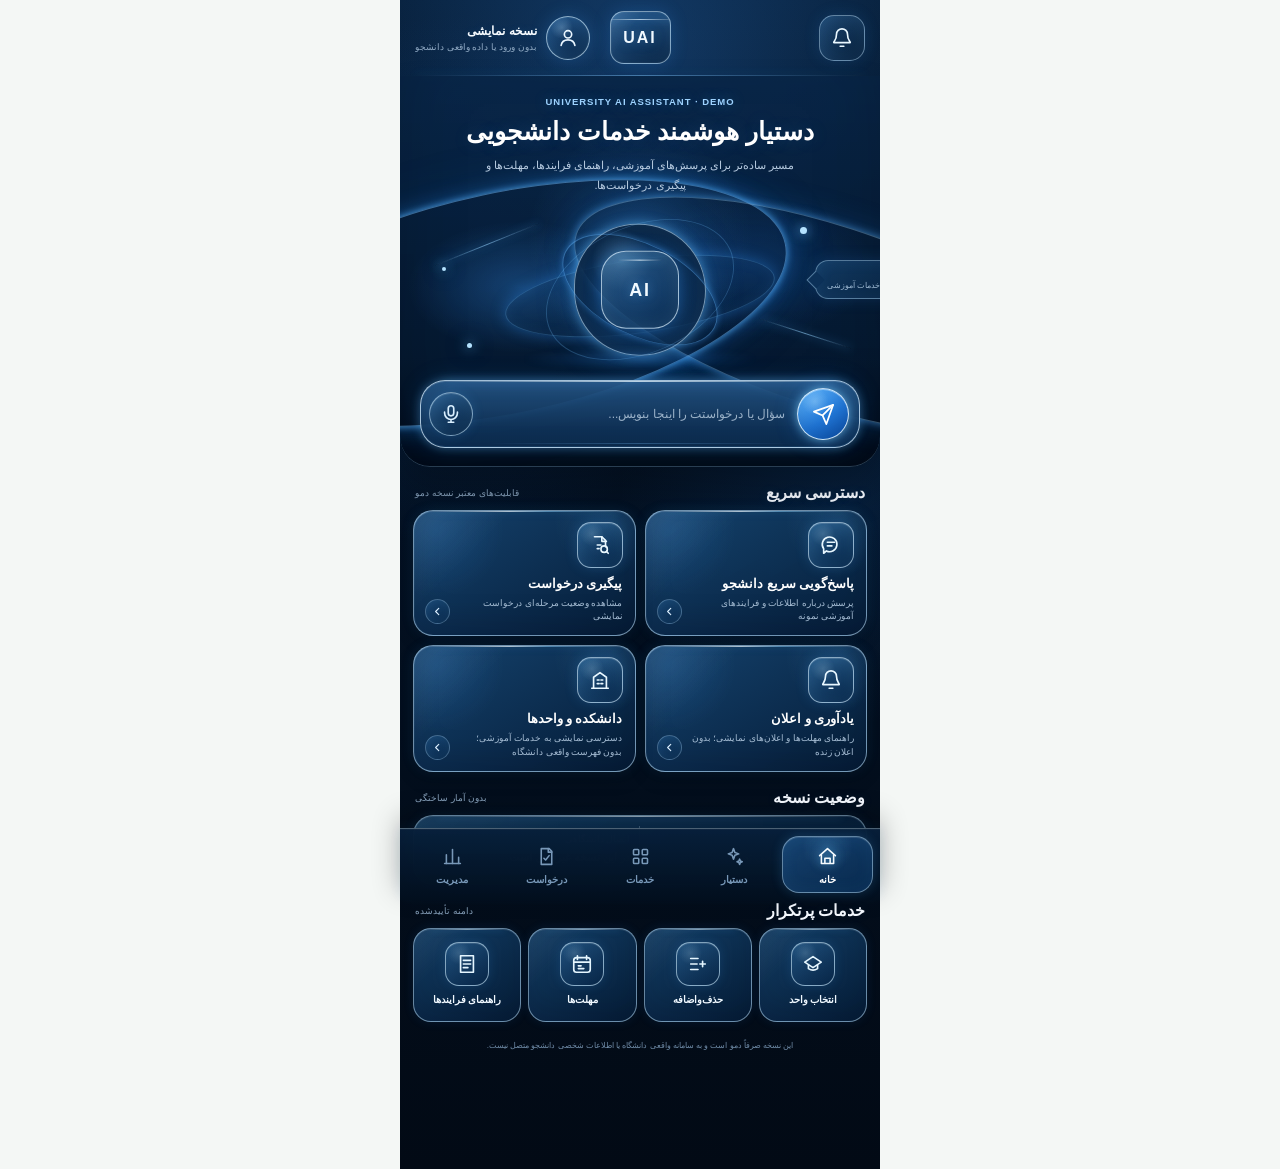
<file: university-demo/home-r1-preview.html>
<!doctype html>
<html lang="fa" dir="rtl">
<head>
<meta charset="utf-8">
<meta name="viewport" content="width=device-width,initial-scale=1,viewport-fit=cover">
<meta name="theme-color" content="#0c3b32">
<title>دستیار هوشمند خدمات دانشجویی — نسخه نمایشی</title>
<style>
:root{--bg:#f4f7f5;--card:#fff;--ink:#14201c;--muted:#6c7772;--green:#0c3b32;--green2:#155747;--gold:#c8a94a;--line:#dfe8e3;--soft:#eaf2ee;--shadow:0 10px 28px rgba(12,59,50,.10)}
*{box-sizing:border-box}html,body{margin:0;background:var(--bg);color:var(--ink);font-family:-apple-system,BlinkMacSystemFont,"Segoe UI",Tahoma,Arial,sans-serif}button,input{font:inherit}button{cursor:pointer}
.app{max-width:480px;margin:0 auto;min-height:100vh;background:linear-gradient(180deg,#f7faf8 0%,#f2f6f4 100%);padding-bottom:92px}
.top{position:sticky;top:0;z-index:20;background:rgba(247,250,248,.94);backdrop-filter:blur(16px);border-bottom:1px solid rgba(12,59,50,.08);padding:calc(10px + env(safe-area-inset-top)) 16px 11px;display:flex;align-items:center;justify-content:space-between;gap:12px}
.brand{display:flex;align-items:center;gap:10px;min-width:0}.logo{width:42px;height:42px;border-radius:12px}.brand-title{font-weight:800;font-size:15px;white-space:nowrap;overflow:hidden;text-overflow:ellipsis}.brand-sub{font-size:11px;color:var(--muted);margin-top:2px}.demo-badge{background:#fff6d9;border:1px solid #ead38b;color:#725b16;border-radius:999px;padding:7px 10px;font-size:11px;font-weight:800;white-space:nowrap}
.screen{display:none;padding:18px 16px 22px}.screen.active{display:block}
.hero{background:linear-gradient(145deg,var(--green),#174f43);color:#fff;border-radius:24px;padding:22px;box-shadow:var(--shadow);position:relative;overflow:hidden}.hero:after{content:"";position:absolute;width:160px;height:160px;border-radius:50%;background:rgba(200,169,74,.16);left:-48px;top:-55px}.eyebrow{font-size:12px;color:#d9e9e3;font-weight:700}h1{font-size:25px;line-height:1.55;margin:5px 0 8px}.hero p{margin:0;color:#e8f2ee;font-size:13px;line-height:1.9}.hero-actions{display:flex;gap:9px;margin-top:17px;position:relative;z-index:1}
.btn{border:0;border-radius:14px;padding:12px 15px;font-weight:800;font-size:13px;transition:.16s}.btn:active{transform:scale(.97)}.btn-gold{background:var(--gold);color:#23352f}.btn-light{background:#fff;color:var(--green)}
.section-head{display:flex;justify-content:space-between;align-items:center;margin:22px 2px 11px}.section-head h2{font-size:16px;margin:0}.section-head span{font-size:11px;color:var(--muted)}
.grid2{display:grid;grid-template-columns:1fr 1fr;gap:10px}.card{background:var(--card);border:1px solid var(--line);border-radius:18px;padding:15px;box-shadow:0 5px 16px rgba(12,59,50,.05)}
.quick{min-height:122px;text-align:right;width:100%;transition:.18s}.quick:active,.quick.selected{transform:scale(.98);background:linear-gradient(180deg,#f8fbfa,#e8f2ed);border-color:#87ad9d;box-shadow:0 10px 24px rgba(12,59,50,.14)}
.icon{width:38px;height:38px;border-radius:12px;background:var(--soft);display:grid;place-items:center;font-size:19px;margin-bottom:10px}.quick b{display:block;font-size:13px;margin-bottom:5px}.quick small{display:block;color:var(--muted);font-size:11px;line-height:1.7}
.page-title{font-size:22px;margin:4px 0 5px}.page-sub{font-size:12px;color:var(--muted);line-height:1.8;margin:0 0 16px}.notice{background:#fff9e6;border:1px solid #edd894;color:#6e591b;border-radius:14px;padding:10px 12px;font-size:10px;line-height:1.75;margin-bottom:12px}
.chat-box{background:#fff;border:1px solid var(--line);border-radius:20px;padding:14px;min-height:300px;display:flex;flex-direction:column;gap:10px}.msg{max-width:88%;padding:11px 13px;border-radius:16px;font-size:12px;line-height:1.9}.msg.bot{align-self:flex-start;background:var(--soft);border-bottom-left-radius:5px}.msg.user{align-self:flex-end;background:var(--green);color:#fff;border-bottom-right-radius:5px}.source{display:block;margin-top:7px;color:#55746a;font-size:10px;font-weight:700}
.chips{display:flex;gap:7px;overflow:auto;padding:11px 1px 4px}.chip{border:1px solid #cadad3;background:#fff;color:var(--green);border-radius:999px;padding:9px 11px;white-space:nowrap;font-size:11px;font-weight:700}.chat-input{display:flex;gap:8px;margin-top:11px}.chat-input input{flex:1;border:1px solid var(--line);border-radius:13px;padding:12px;background:#fff;outline:none}.send{width:45px;border:0;border-radius:13px;background:var(--gold);font-weight:900}
.deadline{display:flex;align-items:center;gap:11px;padding:13px 0;border-bottom:1px solid var(--line)}.deadline:last-child{border:0}.datebox{width:52px;min-width:52px;text-align:center;background:var(--soft);border-radius:13px;padding:8px 4px;color:var(--green)}.datebox strong{display:block;font-size:16px}.datebox span{font-size:10px}.deadline h3{font-size:13px;margin:0 0 4px}.deadline p{font-size:11px;color:var(--muted);margin:0;line-height:1.6}
.timeline{position:relative;padding-right:14px}.step{position:relative;padding:0 28px 20px 0}.step:before{content:"";position:absolute;right:4px;top:6px;width:11px;height:11px;border-radius:50%;background:#c9d7d1;border:3px solid #fff;box-shadow:0 0 0 1px #c9d7d1}.step.done:before{background:var(--green);box-shadow:0 0 0 1px var(--green)}.step:after{content:"";position:absolute;right:9px;top:21px;width:1px;height:calc(100% - 10px);background:#d9e4df}.step:last-child:after{display:none}.step b{font-size:13px}.step p{margin:4px 0 0;color:var(--muted);font-size:11px;line-height:1.7}.status{display:inline-flex;border-radius:999px;background:#e7f3ed;color:#185b48;padding:6px 9px;font-size:10px;font-weight:800}
.guide-item{width:100%;text-align:right;border:1px solid var(--line);background:#fff;border-radius:16px;padding:14px;margin-bottom:9px}.guide-item .row{display:flex;align-items:center;justify-content:space-between}.guide-item p{display:none;margin:11px 0 0;padding-top:11px;border-top:1px solid var(--line);font-size:11px;color:var(--muted);line-height:1.9}.guide-item.open p{display:block}
.metric-grid{display:grid;grid-template-columns:1fr 1fr;gap:10px}.metric{background:#fff;border:1px solid var(--line);border-radius:17px;padding:15px}.metric strong{display:block;font-size:24px;color:var(--green);margin-bottom:4px}.metric span{font-size:11px;color:var(--muted)}
.bottom{position:fixed;z-index:30;bottom:0;left:50%;transform:translateX(-50%);width:min(480px,100%);background:rgba(255,255,255,.96);backdrop-filter:blur(18px);border-top:1px solid var(--line);padding:8px 8px calc(8px + env(safe-area-inset-bottom));display:grid;grid-template-columns:repeat(5,1fr);gap:4px}.nav{border:0;background:transparent;border-radius:13px;padding:7px 4px;color:#75807b;font-size:10px;font-weight:700}.nav span{display:block;font-size:18px;line-height:1;margin-bottom:4px}.nav.active{color:var(--green);background:#edf4f1}
.modal{display:none;position:fixed;z-index:50;inset:0;background:rgba(7,26,21,.45);padding:22px;align-items:flex-end;justify-content:center}.modal.show{display:flex}.sheet{width:min(480px,100%);background:#fff;border-radius:22px;padding:18px;box-shadow:0 20px 60px rgba(0,0,0,.22)}.sheet h3{margin:0 0 8px;font-size:17px}.sheet p{font-size:12px;color:var(--muted);line-height:1.9}.sheet .btn{width:100%;background:var(--green);color:#fff;margin-top:8px}
.footer-note{text-align:center;color:#8a948f;font-size:9px;padding:18px 8px 0;line-height:1.7}

/* ===== UAI-HOME-R1.1: strict visual fidelity correction — Home only ===== */
.app.home-view{
  --home-0:#020a15;
  --home-1:#041326;
  --home-2:#08213d;
  --home-3:#0d3158;
  --home-line:rgba(173,219,255,.44);
  --home-line-hot:rgba(213,239,255,.78);
  --home-text:#f7fbff;
  --home-muted:#9fb7cf;
  --home-blue:#4aa8ff;
  --home-blue-hot:#80c9ff;
  background:
    radial-gradient(circle at 50% 4%,rgba(53,139,235,.24),transparent 24%),
    radial-gradient(circle at 12% 24%,rgba(18,98,188,.20),transparent 27%),
    radial-gradient(circle at 92% 43%,rgba(28,123,225,.13),transparent 28%),
    linear-gradient(180deg,var(--home-2) 0%,var(--home-1) 28%,var(--home-0) 100%);
  color:var(--home-text);
}
.app.home-view>.top{display:none}
#home{padding:0 13px 22px;overflow:hidden}
.home-top{
  direction:ltr;
  position:relative;
  display:grid;
  grid-template-columns:minmax(0,1fr) auto minmax(0,1fr);
  align-items:center;
  gap:10px;
  padding:calc(11px + env(safe-area-inset-top)) 2px 12px;
}
.home-top:after{
  content:"";position:absolute;left:2px;right:2px;bottom:0;height:1px;
  background:linear-gradient(90deg,transparent,rgba(129,199,255,.48),transparent);
  box-shadow:0 0 10px rgba(55,155,255,.30)
}
.home-user{direction:rtl;display:flex;align-items:center;justify-self:start;gap:9px;min-width:0}
.home-avatar{
  width:44px;height:44px;border-radius:50%;display:grid;place-items:center;
  color:#eaf6ff;border:1px solid rgba(202,234,255,.68);
  background:
    radial-gradient(circle at 35% 25%,rgba(183,225,255,.28),transparent 27%),
    linear-gradient(145deg,rgba(64,139,216,.34),rgba(8,35,65,.94));
  box-shadow:
    inset 0 0 0 1px rgba(255,255,255,.04),
    inset 0 0 18px rgba(103,190,255,.15),
    0 0 18px rgba(59,158,255,.22);
  flex:0 0 auto
}
.home-avatar svg,.home-bell svg,.home-send svg,.home-action-icon svg,.service-icon svg,.home-input-orb svg{
  width:22px;height:22px;stroke:currentColor;fill:none;stroke-width:1.8;stroke-linecap:round;stroke-linejoin:round
}
.home-user-copy{min-width:0;text-align:right}
.home-user-copy b{display:block;font-size:12px;line-height:1.45;color:#f6fbff;text-shadow:0 0 10px rgba(115,192,255,.12)}
.home-user-copy span{display:block;font-size:9px;color:#91abc5;margin-top:2px;white-space:nowrap;overflow:hidden;text-overflow:ellipsis;max-width:125px}
.home-mark{
  position:relative;overflow:hidden;
  width:61px;height:53px;border-radius:14px;display:grid;place-items:center;
  border:1px solid rgba(201,233,255,.60);
  background:
    linear-gradient(125deg,rgba(255,255,255,.11),transparent 34%),
    linear-gradient(155deg,rgba(77,157,232,.29),rgba(6,31,61,.91));
  box-shadow:
    inset 0 0 0 1px rgba(255,255,255,.03),
    inset 0 0 22px rgba(115,196,255,.12),
    0 0 18px rgba(52,151,252,.20)
}
.home-mark:before{
  content:"";position:absolute;left:-20%;right:-20%;top:7px;height:1px;
  background:linear-gradient(90deg,transparent,#d9f0ff,transparent);
  box-shadow:0 0 9px #58b4ff;opacity:.75
}
.home-mark strong{font-size:16px;letter-spacing:.12em;color:#f1f9ff;text-shadow:0 0 12px rgba(116,199,255,.35)}
.home-bell{
  justify-self:end;width:46px;height:46px;border-radius:15px;border:1px solid rgba(190,228,255,.48);
  color:#e9f7ff;background:
    linear-gradient(135deg,rgba(83,160,231,.25),rgba(6,30,57,.88));
  display:grid;place-items:center;
  box-shadow:inset 0 0 18px rgba(116,198,255,.10),0 0 16px rgba(49,146,244,.15)
}

.home-hero{
  isolation:isolate;
  position:relative;overflow:hidden;
  margin:0 -13px;
  padding:20px 20px 19px;
  text-align:center;
  border:0;
  border-radius:0 0 30px 30px;
  background:
    radial-gradient(ellipse at 25% 54%,rgba(53,148,244,.31),transparent 22%),
    radial-gradient(ellipse at 73% 49%,rgba(29,116,221,.22),transparent 25%),
    radial-gradient(circle at 50% 42%,rgba(62,151,243,.22),transparent 34%),
    linear-gradient(180deg,rgba(9,38,72,.90) 0%,rgba(5,25,49,.96) 72%,rgba(2,13,27,.98) 100%);
  box-shadow:
    inset 0 -1px 0 rgba(165,216,255,.25),
    inset 0 -40px 70px rgba(0,0,0,.18),
    0 22px 38px rgba(0,0,0,.22)
}
.home-hero:before{
  content:"";z-index:-1;position:absolute;width:570px;height:220px;left:-180px;top:116px;
  border:1px solid rgba(116,191,255,.48);border-radius:50%;
  transform:rotate(-12deg);
  box-shadow:
    0 0 7px rgba(91,183,255,.76),
    0 0 22px rgba(40,136,237,.38),
    0 0 55px rgba(29,111,210,.15)
}
.home-hero:after{
  content:"";z-index:-1;position:absolute;width:520px;height:180px;right:-205px;top:148px;
  border:1px solid rgba(157,214,255,.33);border-radius:50%;
  transform:rotate(18deg);
  box-shadow:0 0 9px rgba(88,177,255,.57),0 0 32px rgba(33,127,222,.22)
}
.home-kicker{
  position:relative;z-index:2;
  font-size:9.5px;font-weight:850;letter-spacing:.10em;color:#9ed3ff;
  text-shadow:0 0 13px rgba(93,183,255,.38)
}
.home-title{
  position:relative;z-index:2;
  font-size:25px;line-height:1.5;margin:6px 0 4px;color:#fff;
  text-shadow:0 0 18px rgba(83,167,255,.18)
}
.home-subtitle{
  position:relative;z-index:2;
  font-size:11px;line-height:1.85;color:#b7cbe0;margin:0 auto;max-width:330px
}
.ai-stage{
  position:relative;z-index:1;height:174px;margin:5px auto 3px;
}
.ai-stage:before{
  content:"";position:absolute;left:50%;top:55%;width:270px;height:72px;
  transform:translate(-50%,-50%) rotate(-8deg);border-radius:50%;
  border:1px solid rgba(110,191,255,.28);
  box-shadow:0 0 15px rgba(52,151,252,.36),inset 0 0 14px rgba(75,168,255,.10)
}
.ai-stage:after{
  content:"";position:absolute;left:50%;bottom:4px;width:250px;height:22px;
  transform:translateX(-50%);border-radius:50%;
  background:radial-gradient(ellipse,rgba(54,153,255,.26),transparent 67%);
  filter:blur(3px)
}
.ai-orbit{
  position:absolute;left:50%;top:50%;transform:translate(-50%,-48%);
  width:132px;height:132px;border-radius:48% 52% 50% 50%;
  display:grid;place-items:center;
  border:1px solid rgba(186,226,255,.62);
  background:
    radial-gradient(circle at 36% 28%,rgba(165,220,255,.28),transparent 24%),
    radial-gradient(circle at 50% 55%,rgba(35,115,201,.38),rgba(5,29,58,.94) 70%);
  box-shadow:
    0 0 12px rgba(106,194,255,.55),
    0 0 36px rgba(39,142,248,.35),
    inset 0 0 28px rgba(107,190,255,.17)
}
.ai-orbit:before,.ai-orbit:after{
  content:"";position:absolute;border-radius:50%;pointer-events:none
}
.ai-orbit:before{
  inset:-19px;border:1px solid rgba(102,184,255,.42);
  transform:rotate(27deg) scaleY(.54);
  box-shadow:0 0 9px rgba(72,164,255,.40)
}
.ai-orbit:after{
  inset:-34px;border:1px solid rgba(115,196,255,.25);
  transform:rotate(-24deg) scaleY(.64)
}
.ai-core{
  position:relative;width:78px;height:78px;border-radius:25px;display:grid;place-items:center;
  font-weight:900;font-size:18px;letter-spacing:.10em;color:#f2faff;
  border:1px solid rgba(215,239,255,.72);
  background:
    linear-gradient(145deg,rgba(120,196,255,.25),rgba(8,42,80,.88));
  box-shadow:
    inset 0 0 18px rgba(161,219,255,.15),
    0 0 16px rgba(70,164,255,.35);
  text-shadow:0 0 10px rgba(109,193,255,.38)
}
.ai-core:before{
  content:"";position:absolute;top:8px;left:16px;right:16px;height:1px;
  background:linear-gradient(90deg,transparent,rgba(230,247,255,.9),transparent);
  box-shadow:0 0 8px rgba(113,200,255,.8)
}
.ai-note{
  position:absolute;right:18px;top:60px;min-width:112px;
  padding:8px 11px;border-radius:13px;text-align:right;
  border:1px solid rgba(184,226,255,.42);
  background:linear-gradient(145deg,rgba(20,63,105,.82),rgba(7,31,59,.90));
  box-shadow:inset 0 0 16px rgba(115,194,255,.08),0 0 16px rgba(47,143,239,.16);
  transform:translateX(78%)
}
.ai-note:after{
  content:"";position:absolute;left:-7px;top:50%;width:12px;height:12px;
  background:#0c3158;border-left:1px solid rgba(184,226,255,.42);border-bottom:1px solid rgba(184,226,255,.42);
  transform:translateY(-50%) rotate(45deg)
}
.ai-note strong{display:block;font-size:9px;color:#f2f8ff}
.ai-note span{display:block;font-size:7.5px;color:#9db8d1;margin-top:2px;white-space:nowrap}
.ai-beam{position:absolute;height:1px;background:linear-gradient(90deg,transparent,#91d1ff,transparent);box-shadow:0 0 8px #4eb0ff;opacity:.62}
.ai-beam.b1{width:112px;left:11px;top:44px;transform:rotate(-22deg)}
.ai-beam.b2{width:96px;right:7px;bottom:40px;transform:rotate(18deg)}
.ai-spark{position:absolute;width:7px;height:7px;border-radius:50%;background:#b5e3ff;box-shadow:0 0 12px #67bfff,0 0 22px rgba(57,155,255,.55)}
.ai-spark.s1{top:27px;right:53px}.ai-spark.s2{bottom:26px;left:47px;width:5px;height:5px}.ai-spark.s3{top:67px;left:22px;width:4px;height:4px}

.home-chatbar{
  direction:ltr;position:relative;z-index:3;
  display:grid;grid-template-columns:46px minmax(0,1fr) 54px;gap:6px;align-items:center;
  margin-top:6px;padding:7px 8px;border-radius:25px;
  border:1px solid rgba(203,234,255,.70);
  background:
    linear-gradient(180deg,rgba(31,76,121,.90),rgba(9,37,69,.96));
  box-shadow:
    inset 0 1px 0 rgba(255,255,255,.10),
    inset 0 0 25px rgba(109,190,255,.08),
    0 0 10px rgba(100,190,255,.38),
    0 0 28px rgba(36,133,234,.26)
}
.home-chatbar:before{
  content:"";position:absolute;left:23px;right:23px;top:0;height:1px;
  background:linear-gradient(90deg,transparent,#e6f6ff,transparent);
  box-shadow:0 0 10px #59b4ff;opacity:.72
}
.home-input-orb{
  width:40px;height:40px;border-radius:50%;display:grid;place-items:center;color:#cfeaff;
  border:1px solid rgba(182,226,255,.44);
  background:linear-gradient(145deg,rgba(76,154,229,.24),rgba(7,34,64,.74));
  box-shadow:inset 0 0 13px rgba(125,202,255,.10)
}
.home-chatbar input{
  min-width:0;width:100%;height:48px;border:0;outline:0;background:transparent;color:#fff;
  padding:0 6px;font-size:12px;text-align:right;direction:rtl
}
.home-chatbar input::placeholder{color:#9ab1c8}
.home-chatbar:focus-within{
  border-color:rgba(224,242,255,.92);
  box-shadow:inset 0 1px 0 rgba(255,255,255,.13),0 0 12px rgba(116,202,255,.52),0 0 34px rgba(39,143,248,.32)
}
.home-send{
  width:50px;height:50px;border-radius:18px;border:1px solid rgba(218,241,255,.78);
  color:#fff;
  background:
    linear-gradient(145deg,rgba(103,190,255,.95),rgba(27,104,207,.97) 55%,rgba(14,67,149,.98));
  display:grid;place-items:center;
  box-shadow:
    inset 0 1px 0 rgba(255,255,255,.30),
    inset 0 0 18px rgba(180,226,255,.16),
    0 0 10px rgba(119,207,255,.60),
    0 0 24px rgba(46,147,255,.40)
}
.home-send:active{transform:scale(.96)}

.home-section-head{display:flex;align-items:center;justify-content:space-between;gap:10px;margin:18px 2px 9px}
.home-section-head h2{margin:0;font-size:16px;color:#f5f9ff;text-shadow:0 0 12px rgba(92,177,255,.10)}
.home-section-head span{font-size:9px;color:#89a3bd}
.home-actions{display:grid;grid-template-columns:repeat(2,minmax(0,1fr));gap:9px}
.home-action{
  position:relative;overflow:hidden;min-height:116px;text-align:right;
  border:1px solid rgba(181,224,255,.48);border-radius:20px;
  padding:12px 12px 12px 40px;color:var(--home-text);
  background:
    linear-gradient(135deg,rgba(255,255,255,.055),transparent 30%),
    radial-gradient(circle at 17% 17%,rgba(72,164,255,.14),transparent 27%),
    linear-gradient(150deg,rgba(19,64,106,.92),rgba(6,30,57,.97));
  box-shadow:
    inset 0 1px 0 rgba(255,255,255,.08),
    inset 0 0 22px rgba(99,181,255,.055),
    0 7px 20px rgba(0,0,0,.17),
    0 0 12px rgba(48,146,244,.11);
  transition:transform .14s,border-color .14s,box-shadow .14s
}
.home-action:before{
  content:"";position:absolute;left:22px;right:22px;top:0;height:1px;
  background:linear-gradient(90deg,transparent,#dff4ff,transparent);
  box-shadow:0 0 9px #54adff;opacity:.62
}
.home-action:after{
  content:"‹";position:absolute;left:11px;bottom:12px;width:24px;height:24px;border-radius:50%;
  display:grid;place-items:center;color:#dff2ff;font-size:20px;line-height:1;
  border:1px solid rgba(162,212,255,.26);background:rgba(46,128,206,.14);
  box-shadow:inset 0 0 10px rgba(94,180,255,.08)
}
.home-action:active{
  transform:scale(.985);border-color:rgba(216,239,255,.82);
  box-shadow:inset 0 0 22px rgba(109,192,255,.08),0 0 20px rgba(52,155,255,.22)
}
.home-action-icon{
  width:48px;height:48px;border-radius:15px;display:grid;place-items:center;margin-bottom:8px;
  color:#e8f7ff;border:1px solid rgba(199,232,255,.56);
  background:
    linear-gradient(145deg,rgba(103,184,255,.27),rgba(7,38,72,.78));
  box-shadow:
    inset 0 0 15px rgba(138,208,255,.10),
    0 0 13px rgba(58,158,255,.21)
}
.home-action b{display:block;font-size:12.5px;line-height:1.55;margin-bottom:3px;color:#fff}
.home-action small{display:block;color:#a6bdd4;font-size:9px;line-height:1.65}

.home-status{
  position:relative;overflow:hidden;display:grid;grid-template-columns:1fr 1fr;gap:0;
  border:1px solid rgba(183,225,255,.45);border-radius:20px;padding:11px 12px;
  background:
    linear-gradient(145deg,rgba(20,62,101,.88),rgba(5,29,54,.95));
  box-shadow:
    inset 0 1px 0 rgba(255,255,255,.07),
    inset 0 0 20px rgba(105,186,255,.05),
    0 0 14px rgba(44,142,240,.10)
}
.home-status:before{
  content:"";position:absolute;left:24px;right:24px;top:0;height:1px;
  background:linear-gradient(90deg,transparent,#e3f5ff,transparent);box-shadow:0 0 8px #5db8ff;opacity:.60
}
.home-status-item{min-width:0;padding:1px 7px}
.home-status-item+.home-status-item{border-right:1px solid rgba(188,225,255,.20)}
.home-status-label{font-size:8.5px;color:#8fa9c2;margin-bottom:4px}
.home-status-value{font-size:10.5px;font-weight:800;color:#edf8ff;line-height:1.55}
.home-demo-dot{
  display:inline-block;width:8px;height:8px;border-radius:50%;background:#70c9ff;
  box-shadow:0 0 8px #66c6ff,0 0 14px rgba(72,172,255,.50);
  margin-left:5px;vertical-align:middle
}

.home-services{display:grid;grid-template-columns:repeat(4,minmax(0,1fr));gap:8px}
.home-service{
  position:relative;overflow:hidden;min-width:0;min-height:91px;
  border:1px solid rgba(181,224,255,.44);border-radius:18px;padding:9px 5px;
  color:#f0f8ff;
  background:
    linear-gradient(135deg,rgba(255,255,255,.045),transparent 34%),
    linear-gradient(150deg,rgba(18,58,97,.91),rgba(6,29,55,.96));
  box-shadow:inset 0 1px 0 rgba(255,255,255,.07),0 0 11px rgba(46,144,242,.09);
  display:flex;flex-direction:column;align-items:center;justify-content:center;gap:7px;text-align:center
}
.home-service:before{
  content:"";position:absolute;left:15px;right:15px;top:0;height:1px;
  background:linear-gradient(90deg,transparent,rgba(218,243,255,.88),transparent);
  box-shadow:0 0 7px rgba(86,182,255,.75);opacity:.55
}
.service-icon{
  width:42px;height:42px;border-radius:14px;display:grid;place-items:center;color:#e5f6ff;
  border:1px solid rgba(193,230,255,.52);
  background:linear-gradient(145deg,rgba(84,166,239,.23),rgba(7,37,70,.78));
  box-shadow:inset 0 0 13px rgba(128,203,255,.08),0 0 11px rgba(54,154,254,.14)
}
.home-service span:last-child{font-size:9.5px;line-height:1.45;font-weight:850}
.home-footnote{text-align:center;color:#6f8ba7;font-size:8px;line-height:1.8;padding:17px 8px 2px}

.app.home-view .bottom{
  background:
    linear-gradient(180deg,rgba(6,28,53,.95),rgba(3,17,33,.98));
  -webkit-backdrop-filter:blur(22px);backdrop-filter:blur(22px);
  border-top:1px solid rgba(178,221,255,.34);
  box-shadow:0 -1px 0 rgba(255,255,255,.02),0 -12px 32px rgba(0,0,0,.28),0 -2px 14px rgba(46,145,244,.08);
  padding:8px 7px calc(8px + env(safe-area-inset-bottom));
  gap:3px
}
.app.home-view .nav{
  min-height:58px;color:#89a7c5;border:1px solid transparent;border-radius:16px;padding:7px 3px;
  background:transparent;font-size:9.5px
}
.app.home-view .nav span{font-size:19px;margin-bottom:5px;color:inherit;text-shadow:0 0 8px rgba(86,174,255,.05)}
.app.home-view .nav.active{
  color:#fff;
  border-color:rgba(178,222,255,.34);
  background:
    linear-gradient(145deg,rgba(48,126,205,.31),rgba(10,48,89,.78));
  box-shadow:
    inset 0 1px 0 rgba(255,255,255,.08),
    inset 0 0 18px rgba(103,188,255,.06),
    0 0 15px rgba(49,151,255,.17)
}
.app.home-view .nav.active span{text-shadow:0 0 10px rgba(103,193,255,.55)}

@media (max-width:410px){
  .home-user-copy span{display:none}
  .home-title{font-size:23px}
  .ai-note{right:11px;transform:translateX(70%)}
  .home-actions{gap:8px}
  .home-action{padding-left:38px}
  .home-service{padding-inline:4px}
  .home-service span:last-child{font-size:9px}
}
@media (max-width:370px){
  .home-services{grid-template-columns:repeat(2,minmax(0,1fr))}
  .ai-note{display:none}
}

/* ===== UAI-HOME-R1.2: final visual polish — Home only ===== */
.nav-svg{display:none}
.app.home-view .home-avatar svg,
.app.home-view .home-bell svg,
.app.home-view .home-mic svg,
.app.home-view .home-send svg,
.app.home-view .home-action-icon svg,
.app.home-view .home-action-chevron svg,
.app.home-view .service-icon svg,
.app.home-view .nav-svg svg{
  width:22px;height:22px;stroke:currentColor;fill:none;stroke-width:1.8;
  stroke-linecap:round;stroke-linejoin:round;vector-effect:non-scaling-stroke
}
.app.home-view .home-mic{
  width:44px;height:44px;border-radius:50%;padding:0;display:grid;place-items:center;
  color:#d9efff;border:1px solid rgba(201,234,255,.58);
  background:
    linear-gradient(145deg,rgba(98,180,248,.22),rgba(7,36,67,.84));
  box-shadow:
    inset 0 1px 0 rgba(255,255,255,.13),
    inset 0 0 15px rgba(130,205,255,.09),
    0 0 12px rgba(66,166,255,.18);
  opacity:1;cursor:default
}
.app.home-view .home-mic:disabled{opacity:1;color:#d9efff}
.app.home-view .home-chatbar{
  min-height:66px;padding:7px 8px;
  border-color:rgba(213,238,255,.78);
  background:
    linear-gradient(180deg,rgba(36,84,132,.92),rgba(8,38,71,.97));
  box-shadow:
    inset 0 1px 0 rgba(255,255,255,.16),
    inset 0 -1px 0 rgba(101,181,245,.12),
    inset 0 0 26px rgba(113,194,255,.08),
    0 0 10px rgba(107,196,255,.34),
    0 0 24px rgba(37,132,230,.20)
}
.app.home-view .home-chatbar:after{
  content:"";position:absolute;left:15%;right:15%;bottom:3px;height:1px;
  background:linear-gradient(90deg,transparent,rgba(120,198,255,.28),transparent)
}
.app.home-view .home-send{
  width:52px;height:52px;border-radius:50%;
  border-color:rgba(226,245,255,.86);
  background:
    radial-gradient(circle at 34% 25%,rgba(213,241,255,.28),transparent 27%),
    linear-gradient(145deg,#63baff,#2075d4 58%,#0c4a9e);
  box-shadow:
    inset 0 1px 0 rgba(255,255,255,.38),
    inset 0 -8px 14px rgba(4,54,128,.20),
    0 0 10px rgba(132,212,255,.60),
    0 0 22px rgba(45,145,250,.35)
}
.app.home-view .home-send svg{width:23px;height:23px}
.app.home-view .home-action{
  min-height:112px;
  padding:11px 12px 11px 42px;
  border-color:rgba(195,229,255,.55);
  background:
    linear-gradient(135deg,rgba(255,255,255,.075),transparent 29%),
    radial-gradient(circle at 88% 8%,rgba(118,197,255,.10),transparent 24%),
    radial-gradient(circle at 10% 15%,rgba(62,157,246,.15),transparent 30%),
    linear-gradient(150deg,rgba(22,70,114,.94),rgba(5,29,56,.98));
  box-shadow:
    inset 0 1px 0 rgba(255,255,255,.12),
    inset 1px 0 0 rgba(166,220,255,.05),
    inset 0 -16px 28px rgba(0,10,24,.13),
    0 7px 18px rgba(0,0,0,.18),
    0 0 13px rgba(47,145,242,.12)
}
.app.home-view .home-action:before{
  left:16px;right:16px;
  background:linear-gradient(90deg,transparent,rgba(235,248,255,.95) 42%,rgba(127,205,255,.65) 62%,transparent);
  box-shadow:0 0 9px rgba(89,184,255,.64);opacity:.70
}
.app.home-view .home-action:after{content:none}
.app.home-view .home-action-icon{
  width:46px;height:46px;border-radius:14px;margin-bottom:7px;
  border-color:rgba(208,237,255,.64);
  background:
    radial-gradient(circle at 32% 25%,rgba(207,239,255,.18),transparent 27%),
    linear-gradient(145deg,rgba(88,175,248,.28),rgba(6,38,73,.82));
  box-shadow:
    inset 0 1px 0 rgba(255,255,255,.15),
    inset 0 0 14px rgba(135,207,255,.09),
    0 0 13px rgba(64,164,255,.18)
}
.app.home-view .home-action b{font-size:12.5px;margin-bottom:2px}
.app.home-view .home-action small{font-size:8.8px;line-height:1.58}
.app.home-view .home-action-chevron{
  position:absolute;left:11px;bottom:11px;width:25px;height:25px;border-radius:50%;
  display:grid;place-items:center;color:#dcefff;
  border:1px solid rgba(184,224,255,.30);
  background:linear-gradient(145deg,rgba(66,148,226,.20),rgba(9,43,78,.58));
  box-shadow:inset 0 0 10px rgba(111,193,255,.06)
}
.app.home-view .home-action-chevron svg{width:15px;height:15px}
.app.home-view .home-status{
  min-height:70px;padding:10px 11px;
  border-color:rgba(197,231,255,.51);
  background:
    linear-gradient(135deg,rgba(255,255,255,.045),transparent 31%),
    linear-gradient(145deg,rgba(22,68,110,.91),rgba(5,29,55,.97));
  box-shadow:
    inset 0 1px 0 rgba(255,255,255,.10),
    inset 0 -1px 0 rgba(98,177,239,.08),
    0 0 12px rgba(50,151,247,.10)
}
.app.home-view .home-status-item{display:flex;flex-direction:column;justify-content:center;padding:0 9px}
.app.home-view .home-status-item+.home-status-item{border-right-color:rgba(211,237,255,.28)}
.app.home-view .home-status-label{font-size:8.5px;margin-bottom:5px}
.app.home-view .home-status-value{font-size:10.5px}
.app.home-view .home-services{gap:7px}
.app.home-view .home-service{
  min-height:94px;padding:9px 4px;border-color:rgba(195,229,255,.51);
  background:
    linear-gradient(135deg,rgba(255,255,255,.06),transparent 31%),
    linear-gradient(150deg,rgba(20,65,106,.93),rgba(5,29,55,.97));
  box-shadow:
    inset 0 1px 0 rgba(255,255,255,.10),
    inset 0 -12px 22px rgba(0,11,26,.10),
    0 0 11px rgba(49,148,245,.10)
}
.app.home-view .service-icon{
  width:44px;height:44px;border-radius:14px;
  border-color:rgba(207,237,255,.61);
  background:
    radial-gradient(circle at 32% 24%,rgba(205,238,255,.16),transparent 27%),
    linear-gradient(145deg,rgba(84,169,241,.25),rgba(7,38,72,.82));
  box-shadow:inset 0 1px 0 rgba(255,255,255,.12),0 0 11px rgba(61,162,255,.15)
}
.app.home-view .home-section-head{margin-top:17px;margin-bottom:8px}
.app.home-view .home-section-head h2{font-size:15.5px}
.app.home-view .bottom{
  padding:7px 7px calc(7px + env(safe-area-inset-bottom));
  border-top-color:rgba(198,231,255,.38);
  background:
    linear-gradient(180deg,rgba(7,31,58,.96),rgba(2,15,30,.99));
  box-shadow:
    inset 0 1px 0 rgba(255,255,255,.035),
    0 -10px 28px rgba(0,0,0,.30),
    0 -2px 13px rgba(47,147,247,.08)
}
.app.home-view .nav{min-height:57px;border-radius:17px;padding:6px 3px;color:#7898b8;font-size:9.5px}
.app.home-view .nav-glyph{display:none}
.app.home-view .nav-svg{
  width:24px;height:24px;margin:0 auto 4px;display:grid;place-items:center;color:inherit
}
.app.home-view .nav-svg svg{width:21px;height:21px}
.app.home-view .nav.active{
  color:#fff;
  border-color:rgba(203,235,255,.45);
  background:
    radial-gradient(circle at 50% 18%,rgba(121,203,255,.16),transparent 40%),
    linear-gradient(145deg,rgba(52,137,220,.36),rgba(9,47,88,.84));
  box-shadow:
    inset 0 1px 0 rgba(255,255,255,.12),
    inset 0 0 18px rgba(106,191,255,.07),
    0 0 12px rgba(71,174,255,.20)
}
.app.home-view .nav.active .nav-svg{
  color:#f6fbff;
  filter:drop-shadow(0 0 5px rgba(101,198,255,.56))
}
@media (max-width:410px){
  .app.home-view .home-chatbar{grid-template-columns:44px minmax(0,1fr) 52px}
  .app.home-view .home-action{padding-left:40px}
  .app.home-view .home-action small{font-size:8.6px}
  .app.home-view .home-service span:last-child{font-size:8.8px}
}

</style>
</head>
<body>
<div class="app home-view">
<header class="top">
<div class="brand"><img class="logo" src="/favicon.svg" alt="PS"><div><div class="brand-title">دستیار هوشمند خدمات دانشجویی</div><div class="brand-sub">شرکت سزاوار پیشگامان فناوری نوین</div></div></div>
<div class="demo-badge">نسخه نمایشی</div>
</header>
<main>
<section id="home" class="screen active">
<div class="home-top">
  <div class="home-user">
    <div class="home-avatar" aria-hidden="true">
      <svg viewBox="0 0 24 24"><path d="M12 12a4 4 0 1 0 0-8 4 4 0 0 0 0 8Z"/><path d="M4.5 20c.7-4 3.2-6 7.5-6s6.8 2 7.5 6"/></svg>
    </div>
    <div class="home-user-copy"><b>نسخه نمایشی</b><span>بدون ورود یا داده واقعی دانشجو</span></div>
  </div>
  <div class="home-mark" aria-label="University AI Assistant"><strong>UAI</strong></div>
  <button class="home-bell" type="button" onclick="go('services')" aria-label="مشاهده مهلت‌ها و خدمات">
    <svg viewBox="0 0 24 24"><path d="M18 8a6 6 0 0 0-12 0c0 7-3 7-3 9h18c0-2-3-2-3-9"/><path d="M10 21h4"/></svg>
  </button>
</div>

<div class="home-hero">
  <div class="home-kicker">UNIVERSITY AI ASSISTANT · DEMO</div>
  <h1 class="home-title">دستیار هوشمند خدمات دانشجویی</h1>
  <p class="home-subtitle">مسیر ساده‌تر برای پرسش‌های آموزشی، راهنمای فرایندها، مهلت‌ها و پیگیری درخواست‌ها.</p>

  <div class="ai-stage" aria-hidden="true">
    <span class="ai-beam b1"></span><span class="ai-beam b2"></span>
    <div class="ai-orbit"><div class="ai-core">AI</div></div>
    <div class="ai-note"><strong>دستیار دمو</strong><span>راهنمای سریع خدمات آموزشی</span></div>
    <span class="ai-spark s1"></span><span class="ai-spark s2"></span><span class="ai-spark s3"></span>
  </div>

  <div class="home-chatbar">
    <button class="home-mic" type="button" disabled aria-label="میکروفون در نسخه دمو غیرفعال است"><svg viewBox="0 0 24 24" aria-hidden="true"><path d="M12 3a3 3 0 0 0-3 3v5a3 3 0 0 0 6 0V6a3 3 0 0 0-3-3Z"/><path d="M5 10v1a7 7 0 0 0 14 0v-1M12 18v3M9 21h6"/></svg></button>
    <input id="homeQ" inputmode="text" autocomplete="off" aria-label="سؤال از دستیار هوشمند" placeholder="سؤال یا درخواستت را اینجا بنویس...">
    <button class="home-send" type="button" onclick="sendHomeQuestion()" aria-label="ارسال سؤال">
      <svg viewBox="0 0 24 24" aria-hidden="true"><path d="m22 2-7 20-4-9-9-4 20-7Z"/><path d="M22 2 11 13"/></svg>
    </button>
  </div>
</div>

<div class="home-section-head"><h2>دسترسی سریع</h2><span>قابلیت‌های معتبر نسخه دمو</span></div>
<div class="home-actions">
  <button class="home-action" type="button" onclick="go('assistant')">
    <div class="home-action-icon" aria-hidden="true"><svg viewBox="0 0 24 24"><path d="M7 18.5 4 21v-5a8 8 0 1 1 3 2.5Z"/><path d="M8 9h8M8 13h5"/></svg></div>
    <b>پاسخ‌گویی سریع دانشجو</b>
    <small>پرسش درباره اطلاعات و فرایندهای آموزشی نمونه</small>
    <span class="home-action-chevron" aria-hidden="true"><svg viewBox="0 0 24 24"><path d="m14 7-5 5 5 5"/></svg></span>
  </button>
  <button class="home-action" type="button" onclick="go('requests')">
    <div class="home-action-icon" aria-hidden="true"><svg viewBox="0 0 24 24"><path d="M6 3h8l4 4v7"/><path d="M14 3v5h5"/><path d="M9 12h4M9 16h2"/><circle cx="16.5" cy="16.5" r="3.5"/><path d="m19 19 2 2"/></svg></div>
    <b>پیگیری درخواست</b>
    <small>مشاهده وضعیت مرحله‌ای درخواست نمایشی</small>
    <span class="home-action-chevron" aria-hidden="true"><svg viewBox="0 0 24 24"><path d="m14 7-5 5 5 5"/></svg></span>
  </button>
  <button class="home-action" type="button" onclick="go('services')">
    <div class="home-action-icon" aria-hidden="true"><svg viewBox="0 0 24 24"><path d="M18 8a6 6 0 0 0-12 0c0 6-3 7-3 9h18c0-2-3-3-3-9"/><path d="M10 21h4"/></svg></div>
    <b>یادآوری و اعلان</b>
    <small>راهنمای مهلت‌ها و اعلان‌های نمایشی؛ بدون اعلان زنده</small>
    <span class="home-action-chevron" aria-hidden="true"><svg viewBox="0 0 24 24"><path d="m14 7-5 5 5 5"/></svg></span>
  </button>
  <button class="home-action" type="button" onclick="go('services')">
    <div class="home-action-icon" aria-hidden="true"><svg viewBox="0 0 24 24"><path d="M3 21h18M5 21V9l7-5 7 5v12"/><path d="M9 12h2M13 12h2M9 16h2M13 16h2"/></svg></div>
    <b>دانشکده و واحدها</b>
    <small>دسترسی نمایشی به خدمات آموزشی؛ بدون فهرست واقعی دانشگاه</small>
    <span class="home-action-chevron" aria-hidden="true"><svg viewBox="0 0 24 24"><path d="m14 7-5 5 5 5"/></svg></span>
  </button>
</div>

<div class="home-section-head"><h2>وضعیت نسخه</h2><span>بدون آمار ساختگی</span></div>
<div class="home-status">
  <div class="home-status-item"><div class="home-status-label">نوع محیط</div><div class="home-status-value"><span class="home-demo-dot"></span>دمو / اعتبارسنجی تجاری</div></div>
  <div class="home-status-item"><div class="home-status-label">اتصال دانشگاهی</div><div class="home-status-value">در این نسخه غیرفعال است</div></div>
</div>

<div class="home-section-head"><h2>خدمات پرتکرار</h2><span>دامنه تأییدشده</span></div>
<div class="home-services">
  <button class="home-service" type="button" onclick="go('services')"><span class="service-icon" aria-hidden="true"><svg viewBox="0 0 24 24"><path d="m3 10 9-6 9 6-9 6-9-6Z"/><path d="M7 13v4c3 2 7 2 10 0v-4"/></svg></span><span>انتخاب واحد</span></button>
  <button class="home-service" type="button" onclick="go('services')"><span class="service-icon" aria-hidden="true"><svg viewBox="0 0 24 24"><path d="M4 6h8M4 12h7M4 18h8"/><path d="M17 9v6M14 12h6"/></svg></span><span>حذف‌و‌اضافه</span></button>
  <button class="home-service" type="button" onclick="go('services')"><span class="service-icon" aria-hidden="true"><svg viewBox="0 0 24 24"><rect x="3" y="5" width="18" height="16" rx="3"/><path d="M7 3v4M17 3v4M3 10h18M8 14h3M8 17h6"/></svg></span><span>مهلت‌ها</span></button>
  <button class="home-service" type="button" onclick="go('services')"><span class="service-icon" aria-hidden="true"><svg viewBox="0 0 24 24"><path d="M5 3h14v18H5Z"/><path d="M8 8h8M8 12h8M8 16h5"/></svg></span><span>راهنمای فرایندها</span></button>
</div>

<div class="home-footnote">این نسخه صرفاً دمو است و به سامانه واقعی دانشگاه یا اطلاعات شخصی دانشجو متصل نیست.</div>
</section>

<section id="assistant" class="screen">
<h2 class="page-title">دستیار هوشمند دانشجو</h2><p class="page-sub">پاسخ‌ها در این دمو فقط از محتوای نمونه و تأییدشده داخلی تولید می‌شوند.</p><div class="notice">بدون اتصال به اطلاعات شخصی دانشجو.</div>
<div id="chat" class="chat-box"><div class="msg bot">سلام. درباره انتخاب واحد، حذف‌و‌اضافه، مدارک، امتحانات یا فرایندهای آموزشی سؤال بپرسید.<span class="source">منبع: پایگاه دانش نمایشی دانشگاه</span></div></div>
<div class="chips"><button class="chip" onclick="ask('حذف‌و‌اضافه تا چه زمانی است؟')">مهلت حذف‌و‌اضافه</button><button class="chip" onclick="ask('برای انتخاب واحد از کجا شروع کنم؟')">انتخاب واحد</button><button class="chip" onclick="ask('برای تکمیل مدارک چه کار کنم؟')">تکمیل مدارک</button></div>
<div class="chat-input"><input id="q" placeholder="مثلاً: انتخاب واحد از کجا انجام می‌شود؟"><button class="send" onclick="sendInput()">➤</button></div>
</section>

<section id="services" class="screen">
<h2 class="page-title">خدمات آموزشی</h2><p class="page-sub">نمونه‌ای از خدمات پرتکرار برای دسترسی سریع‌تر دانشجو.</p>
<div class="grid2">
<div class="card"><div class="icon">◔</div><b>انتخاب واحد</b><small style="display:block;color:var(--muted);margin-top:6px">پیش‌نیازها و ثبت نهایی</small></div>
<div class="card"><div class="icon">⊕</div><b>حذف‌و‌اضافه</b><small style="display:block;color:var(--muted);margin-top:6px">مهلت و ثبت تغییرات</small></div>
<div class="card"><div class="icon">☰</div><b>مدارک</b><small style="display:block;color:var(--muted);margin-top:6px">نقص مدارک و تکمیل</small></div>
<div class="card"><div class="icon">⌚</div><b>مهلت‌ها</b><small style="display:block;color:var(--muted);margin-top:6px">تقویم و یادآوری</small></div>
</div>
<div class="section-head"><h2>راهنمای فرایندها</h2></div>
<button class="guide-item" onclick="toggleGuide(this)"><div class="row"><b>انتخاب واحد</b><span>＋</span></div><p>ورود به سامانه آموزشی، بررسی پیش‌نیازها، انتخاب دروس و ثبت نهایی. در نسخه واقعی، قوانین دقیق همان دانشگاه نمایش داده می‌شود.</p></button>
<button class="guide-item" onclick="toggleGuide(this)"><div class="row"><b>حذف‌و‌اضافه</b><span>＋</span></div><p>بررسی بازه مجاز، مشاهده ظرفیت، ثبت تغییر و دریافت تأیید. سامانه می‌تواند قبل از پایان مهلت یادآوری کند.</p></button>
</section>

<section id="requests" class="screen">
<h2 class="page-title">پیگیری درخواست</h2><p class="page-sub">وضعیت روشن بدون تماس یا مراجعه مکرر.</p>
<div class="card" style="margin-bottom:12px"><div style="display:flex;justify-content:space-between;align-items:center;gap:10px"><div><b>درخواست بررسی انتخاب واحد</b><div style="font-size:10px;color:var(--muted);margin-top:5px">کد نمونه: EDU-1405-218</div></div><span class="status">در حال بررسی</span></div></div>
<div class="card timeline"><div class="step done"><b>درخواست ثبت شد</b><p>ثبت از طریق سامانه نمایشی</p></div><div class="step done"><b>مدارک کامل است</b><p>بررسی اولیه انجام شد.</p></div><div class="step done"><b>ارجاع به آموزش</b><p>برای بررسی کارشناس آموزش ارسال شده است.</p></div><div class="step"><b>نتیجه نهایی</b><p>پس از تصمیم واحد آموزش، نتیجه همین‌جا نمایش داده می‌شود.</p></div></div>
</section>

<section id="management" class="screen">
<h2 class="page-title">نمای مدیریتی آزمایشی</h2><p class="page-sub">اعداد ساختگی‌اند و فقط قابلیت سنجش را نشان می‌دهند.</p><div class="notice">این اعداد نتیجه واقعی دانشگاه نیستند.</div>
<div class="metric-grid"><div class="metric"><strong>۱:۴۰</strong><span>میانگین زمان پاسخ نمونه</span></div><div class="metric"><strong>۳۱٪</strong><span>کاهش نمونه‌ای پیگیری تکراری</span></div><div class="metric"><strong>۸۷٪</strong><span>پاسخ در اولین مراجعه</span></div><div class="metric"><strong>۲۴</strong><span>درخواست باز نمونه</span></div></div>
<div class="section-head"><h2>هدف اجرای آزمایشی</h2></div><div class="card" style="font-size:12px;line-height:2;color:var(--muted)">سنجش کاهش زمان پاسخ‌گویی، کاهش مراجعات و پیگیری‌های تکراری، و میزان استفاده دانشجو از یک مسیر واحد برای اطلاعات آموزشی.</div>
</section>
</main>
<nav class="bottom">
<button class="nav active" data-target="home" onclick="go('home')"><span class="nav-glyph">⌂</span><span class="nav-svg" aria-hidden="true"><svg viewBox="0 0 24 24"><path d="m3 11 9-8 9 8"/><path d="M5 10v10h14V10M9 20v-6h6v6"/></svg></span>خانه</button>
<button class="nav" data-target="assistant" onclick="go('assistant')"><span class="nav-glyph">✦</span><span class="nav-svg" aria-hidden="true"><svg viewBox="0 0 24 24"><path d="m12 3 1.6 4.4L18 9l-4.4 1.6L12 15l-1.6-4.4L6 9l4.4-1.6L12 3Z"/><path d="m19 15 .9 2.1L22 18l-2.1.9L19 21l-.9-2.1L16 18l2.1-.9L19 15Z"/></svg></span>دستیار</button>
<button class="nav" data-target="services" onclick="go('services')"><span class="nav-glyph">◫</span><span class="nav-svg" aria-hidden="true"><svg viewBox="0 0 24 24"><rect x="4" y="4" width="6" height="6" rx="1"/><rect x="14" y="4" width="6" height="6" rx="1"/><rect x="4" y="14" width="6" height="6" rx="1"/><rect x="14" y="14" width="6" height="6" rx="1"/></svg></span>خدمات</button>
<button class="nav" data-target="requests" onclick="go('requests')"><span class="nav-glyph">✓</span><span class="nav-svg" aria-hidden="true"><svg viewBox="0 0 24 24"><path d="M6 3h9l3 3v15H6Z"/><path d="M14 3v4h4"/><path d="m9 14 2 2 4-5"/></svg></span>درخواست</button>
<button class="nav" data-target="management" onclick="go('management')"><span class="nav-glyph">▥</span><span class="nav-svg" aria-hidden="true"><svg viewBox="0 0 24 24"><path d="M5 20V10M12 20V4M19 20v-7"/><path d="M3 20h18"/></svg></span>مدیریت</button>
</nav>
</div>
<div id="modal" class="modal" onclick="hideModal(event)"><div class="sheet"><h3>هدف این نسخه</h3><p>این دمو برای نشان‌دادن یک اجرای آزمایشی محدود ساخته شده است: پاسخ‌گویی، خدمات آموزشی، مهلت‌ها و پیگیری درخواست. هیچ اتصال واقعی یا داده شخصی در آن وجود ندارد.</p><button class="btn" onclick="hideModal()">متوجه شدم</button></div></div>
<script>
const answers={
'حذف‌و‌اضافه تا چه زمانی است؟':'در این نسخه نمایشی، پایان حذف‌و‌اضافه ۲۵ شهریور در نظر گرفته شده است. در نسخه واقعی، تاریخ دقیق از تقویم مورد تأیید دانشگاه نمایش داده می‌شود.',
'برای انتخاب واحد از کجا شروع کنم؟':'ورود به سامانه آموزشی دانشگاه، بررسی پیش‌نیازها، انتخاب دروس و ثبت نهایی.',
'برای تکمیل مدارک چه کار کنم؟':'فهرست مدارک موردنیاز نمایش داده می‌شود و وضعیت کامل یا دارای نقص قابل مشاهده است.'
};
function go(id){document.querySelectorAll('.screen').forEach(s=>s.classList.remove('active'));document.getElementById(id).classList.add('active');document.querySelector('.app').classList.toggle('home-view',id==='home');document.querySelectorAll('.nav').forEach(n=>n.classList.toggle('active',n.dataset.target===id));window.scrollTo({top:0,behavior:'smooth'})}
function tile(el,id){document.querySelectorAll('.quick').forEach(x=>x.classList.remove('selected'));el.classList.add('selected');setTimeout(()=>go(id),120)}
function addMsg(text,type){const d=document.createElement('div');d.className='msg '+type;d.textContent=text;if(type==='bot'){const s=document.createElement('span');s.className='source';s.textContent='منبع: پایگاه دانش نمایشی / راهنمای آموزشی نمونه';d.appendChild(s)}document.getElementById('chat').appendChild(d);d.scrollIntoView({behavior:'smooth',block:'end'})}
function ask(q){addMsg(q,'user');setTimeout(()=>addMsg(answers[q]||'در نسخه واقعی، پاسخ فقط بر اساس اطلاعات مورد تأیید دانشگاه ارائه می‌شود.','bot'),180)}
function sendInput(){const i=document.getElementById('q');const q=i.value.trim();if(!q)return;i.value='';ask(q)}
function sendHomeQuestion(){const i=document.getElementById('homeQ');const q=i.value.trim();if(!q)return;i.value='';go('assistant');setTimeout(()=>ask(q),80)}
document.getElementById('q').addEventListener('keydown',e=>{if(e.key==='Enter')sendInput()})
document.getElementById('homeQ').addEventListener('keydown',e=>{if(e.key==='Enter')sendHomeQuestion()})
function toggleGuide(el){el.classList.toggle('open');el.querySelector('.row span').textContent=el.classList.contains('open')?'−':'＋'}
function showModal(){document.getElementById('modal').classList.add('show')}
function hideModal(e){if(e&&e.target!==document.getElementById('modal'))return;document.getElementById('modal').classList.remove('show')}
</script>
</body></html>
</file>
<file: assets/index-CYiGcNes.css>
/*! tailwindcss v4.2.1 | MIT License | https://tailwindcss.com */
@layer properties{@supports (((-webkit-hyphens:none)) and (not (margin-trim:inline))) or ((-moz-orient:inline) and (not (color:rgb(from red r g b)))){*,:before,:after,::backdrop{--tw-outline-style:solid}}}@layer theme{:root,:host{--font-sans:ui-sans-serif, system-ui, sans-serif, "Apple Color Emoji", "Segoe UI Emoji", "Segoe UI Symbol", "Noto Color Emoji";--font-mono:ui-monospace, SFMono-Regular, Menlo, Monaco, Consolas, "Liberation Mono", "Courier New", monospace;--spacing:.25rem;--default-font-family:var(--font-sans);--default-mono-font-family:var(--font-mono)}}@layer base{*,:after,:before,::backdrop{box-sizing:border-box;border:0 solid;margin:0;padding:0}::file-selector-button{box-sizing:border-box;border:0 solid;margin:0;padding:0}html,:host{-webkit-text-size-adjust:100%;tab-size:4;line-height:1.5;font-family:var(--default-font-family,ui-sans-serif, system-ui, sans-serif, "Apple Color Emoji", "Segoe UI Emoji", "Segoe UI Symbol", "Noto Color Emoji");font-feature-settings:var(--default-font-feature-settings,normal);font-variation-settings:var(--default-font-variation-settings,normal);-webkit-tap-highlight-color:transparent}hr{height:0;color:inherit;border-top-width:1px}abbr:where([title]){-webkit-text-decoration:underline dotted;text-decoration:underline dotted}h1,h2,h3,h4,h5,h6{font-size:inherit;font-weight:inherit}a{color:inherit;-webkit-text-decoration:inherit;-webkit-text-decoration:inherit;-webkit-text-decoration:inherit;-webkit-text-decoration:inherit;text-decoration:inherit}b,strong{font-weight:bolder}code,kbd,samp,pre{font-family:var(--default-mono-font-family,ui-monospace, SFMono-Regular, Menlo, Monaco, Consolas, "Liberation Mono", "Courier New", monospace);font-feature-settings:var(--default-mono-font-feature-settings,normal);font-variation-settings:var(--default-mono-font-variation-settings,normal);font-size:1em}small{font-size:80%}sub,sup{vertical-align:baseline;font-size:75%;line-height:0;position:relative}sub{bottom:-.25em}sup{top:-.5em}table{text-indent:0;border-color:inherit;border-collapse:collapse}:-moz-focusring{outline:auto}progress{vertical-align:baseline}summary{display:list-item}ol,ul,menu{list-style:none}img,svg,video,canvas,audio,iframe,embed,object{vertical-align:middle;display:block}img,video{max-width:100%;height:auto}button,input,select,optgroup,textarea{font:inherit;font-feature-settings:inherit;font-variation-settings:inherit;letter-spacing:inherit;color:inherit;opacity:1;background-color:#0000;border-radius:0}::file-selector-button{font:inherit;font-feature-settings:inherit;font-variation-settings:inherit;letter-spacing:inherit;color:inherit;opacity:1;background-color:#0000;border-radius:0}:where(select:is([multiple],[size])) optgroup{font-weight:bolder}:where(select:is([multiple],[size])) optgroup option{padding-inline-start:20px}::file-selector-button{margin-inline-end:4px}::placeholder{opacity:1}@supports (not ((-webkit-appearance:-apple-pay-button))) or (contain-intrinsic-size:1px){::placeholder{color:currentColor}@supports (color:color-mix(in lab, red, red)){::placeholder{color:color-mix(in oklab, currentcolor 50%, transparent)}}}textarea{resize:vertical}::-webkit-search-decoration{-webkit-appearance:none}::-webkit-date-and-time-value{min-height:1lh;text-align:inherit}::-webkit-datetime-edit{display:inline-flex}::-webkit-datetime-edit-fields-wrapper{padding:0}::-webkit-datetime-edit{padding-block:0}::-webkit-datetime-edit-year-field{padding-block:0}::-webkit-datetime-edit-month-field{padding-block:0}::-webkit-datetime-edit-day-field{padding-block:0}::-webkit-datetime-edit-hour-field{padding-block:0}::-webkit-datetime-edit-minute-field{padding-block:0}::-webkit-datetime-edit-second-field{padding-block:0}::-webkit-datetime-edit-millisecond-field{padding-block:0}::-webkit-datetime-edit-meridiem-field{padding-block:0}::-webkit-calendar-picker-indicator{line-height:1}:-moz-ui-invalid{box-shadow:none}button,input:where([type=button],[type=reset],[type=submit]){appearance:button}::file-selector-button{appearance:button}::-webkit-inner-spin-button{height:auto}::-webkit-outer-spin-button{height:auto}[hidden]:where(:not([hidden=until-found])){display:none!important}}@layer components;@layer utilities{.visible{visibility:visible}.relative{position:relative}.start{inset-inline-start:var(--spacing)}.table{display:table}.outline{outline-style:var(--tw-outline-style);outline-width:1px}}:root{--green:#082d24;--deep:#041d18;--gold:#c7a25c;--cream:#f5f0e5;--ink:#14221d;--muted:#68736e;--cyan:#00b8d9}*{box-sizing:border-box}html{scroll-behavior:smooth;scroll-padding-top:90px}body{background:var(--cream);color:var(--ink);margin:0;font-family:Tahoma,Segoe UI,Arial,sans-serif}a{color:inherit;text-decoration:none}.shell{width:min(1180px,100% - 48px);margin:auto}header{z-index:10;border-bottom:1px solid #ffffff18;position:absolute;top:0;left:0;right:0}.nav{color:#fff;justify-content:space-between;align-items:center;height:88px;display:flex}.brand{align-items:center;gap:13px;display:flex}.brand>b{border:1px solid var(--gold);width:42px;height:42px;color:var(--gold);place-items:center;font-family:Georgia,serif;display:grid}.brand span{flex-direction:column;gap:3px;display:flex}.brand strong{letter-spacing:2px;white-space:nowrap;font-family:Georgia,serif;font-size:13px}.brand small{opacity:.7;font-size:9px}.links{color:#fffb;gap:25px;font-size:12px;display:flex}.links a:hover,.links a:focus-visible{color:var(--gold)}.outline{border:1px solid #c7a25c88;padding:12px 20px;font-size:12px}.hero{color:#fff;background:radial-gradient(circle at 80% 30%,#174f3e 0,#082d24 35%,#041d18 78%);min-height:790px;padding-top:88px;position:relative;overflow:hidden}.glow{filter:blur(120px);opacity:.08;background:#c7a25c;border-radius:50%;width:400px;height:400px;position:absolute;bottom:-250px;left:15%}.hero-grid{grid-template-columns:1.08fr .92fr;align-items:center;min-height:630px;display:grid}.tag{color:#9b7a3d;letter-spacing:.05em;font-size:12px;font-weight:700}.gold{color:var(--gold)}.cyan{color:var(--cyan)}.corporate-name{color:#ffffff73;letter-spacing:.2em;margin:9px 0 0;font:9px Arial,sans-serif}h1{letter-spacing:-.04em;margin:18px 0 24px;font-size:clamp(48px,6vw,78px);line-height:1.2}h1 em{color:var(--gold);font-style:normal}.lead{color:#d9e2ddcc;max-width:660px;font-size:17px;line-height:2}.actions{gap:14px;margin-top:38px;display:flex}.button{background:var(--gold);color:var(--deep);padding:15px 24px;font-size:13px;font-weight:700}.symbol{place-items:center;height:500px;display:grid;position:relative}.symbol>i{border:1px solid #c7a25c55;border-radius:50%;width:390px;height:390px;position:absolute}.symbol>i:nth-child(2){border-style:dashed;width:285px;height:285px}.symbol>i:nth-child(3){width:470px;height:180px;transform:rotate(-20deg)}.symbol>div{width:155px;height:155px;color:var(--deep);background:radial-gradient(circle,#d5b979,#a47d37);border-radius:50%;flex-direction:column;justify-content:center;align-items:center;display:flex;box-shadow:0 0 80px #c7a25c44}.symbol b{font:48px Georgia,serif}.symbol small{letter-spacing:1px;font:7px Arial}.hero-foot{color:#fff5;letter-spacing:2px;border-top:1px solid #ffffff18;justify-content:space-between;align-items:center;height:70px;font:10px Arial;display:flex}.hero-foot i{background:var(--gold);border-radius:50%;width:3px;height:3px}.section{padding:108px 0}.cream{background:var(--cream)}.two-col{grid-template-columns:.85fr 1.15fr;gap:100px;display:grid}.section h2,.contact h2{margin:18px 0;font-size:clamp(36px,5vw,57px);line-height:1.35}.copy>p{color:#52605a;margin:0 0 18px;font-size:16px;line-height:2.1}.company-note{background:#faf7ef;border:1px solid #d6cebd;grid-template-columns:auto 1fr;align-items:center;gap:6px 22px;margin-top:30px;padding:22px 24px;display:grid}.company-note span{color:#a27d3b;letter-spacing:.15em;grid-row:1/3;font:9px Arial}.company-note strong{font-size:14px}.company-note small{color:#7a817e;letter-spacing:.08em;font:9px Arial}.principles{border-top:1px solid #d6cebd;grid-template-columns:repeat(3,1fr);gap:18px;margin-top:30px;padding-top:28px;display:grid}.principles div{flex-direction:column;gap:8px;display:flex}.principles small{color:#7a817e;font-size:11px}.dark{background:var(--deep);color:#fff}.section-head{justify-content:space-between;align-items:end;margin-bottom:58px;display:flex}.section-head>p{color:#a8b5af;max-width:350px;line-height:2}.field-grid{border-block:1px solid #ffffff20;grid-template-columns:repeat(5,1fr);display:grid}.field-grid article{border-left:1px solid #ffffff18;min-height:330px;padding:32px 20px 38px}.field-grid article:last-child{border-left:0}.field-grid span{color:var(--gold);font:11px Arial}.field-grid i{color:var(--gold);margin:38px 0 26px;font-size:24px;font-style:normal;display:block}.field-grid h3{margin:0 0 7px;font-size:17px}.field-grid small{color:#8fa098;font:9px Arial}.field-grid p{color:#9daba5;margin-top:24px;font-size:12px;line-height:2}.technologies{background:#fff}.tech-heading{max-width:780px;margin-bottom:55px}.tech-heading>p:last-child{color:#65706b;line-height:2}.tech-heading h2{margin-bottom:14px}.tech-card{background:#faf8f3;border:1px solid #ded7c9;grid-template-columns:1fr 1fr;min-height:560px;margin-top:28px;display:grid}.tech-visual{background:#071b20;min-height:520px;position:relative;overflow:hidden}.tech-visual img{object-fit:cover;width:100%;height:100%;display:block}.tech-visual span{color:#fff;background:#061c18df;border:1px solid #ffffff26;padding:8px 11px;font-size:10px;position:absolute;bottom:16px;right:16px}.tech-copy{padding:54px}.tech-title{align-items:center;gap:17px;display:flex}.tech-title h3{color:var(--green);margin:12px 0;font:56px Georgia,serif}.tech-title span{color:#6f5b36;background:#e5ddcc;padding:7px 10px;font-size:10px}.parvalia{color:#fff;background:#07191d;border-color:#123740}.parvalia .tech-title h3{color:#2bc7e5}.parvalia .tech-title span{color:#8bcfe0;background:#16313a}.tech-copy h4{margin:0 0 24px;font-size:21px;line-height:1.7}.tech-copy>p{color:#5e6964;margin:12px 0;font-size:14px;line-height:2}.parvalia .tech-copy>p{color:#b4c1c4}.tech-points{flex-wrap:wrap;gap:8px;margin:24px 0;display:flex}.tech-points span{color:#68716d;border:1px solid #d8d0c0;padding:8px 10px;font-size:10px}.parvalia .tech-points span{color:#9fc6cf;border-color:#24505a}.tech-copy .status{border-right:2px solid var(--gold);color:#816f4c;padding:10px 14px;font-size:12px}.parvalia .tech-copy .status{color:#c6b483}.vision{background:#eee7da}.future-map{grid-template-columns:repeat(2,1fr);gap:10px;margin-top:30px;display:grid}.future-map span{color:#68716d;border-bottom:1px solid #cfc3b0;padding:13px 0;font-size:12px}.future-map span:before{content:"←";color:var(--gold);margin-left:8px}.ip{background:#e1d6c2}.rd-stages{border-block:1px solid #c3b59e;grid-template-columns:repeat(3,1fr);margin-top:42px;display:grid}.rd-stages div{border-left:1px solid #c3b59e;flex-direction:column;gap:7px;padding:17px 0;display:flex}.rd-stages div:last-child{border-left:0}.rd-stages span{color:#9b7a3d;font:9px Arial}.rd-stages b{font-size:12px}.legal-note{border-right:2px solid #a78a51;padding-right:15px;font-size:13px!important}.ip-tags{color:#80693e;border-top:1px solid #c3b59e;flex-wrap:wrap;gap:24px;margin-top:35px;padding-top:24px;font:9px Arial;display:flex}.contact{background:var(--green);color:#fff;text-align:center;padding:104px 0}.contact>div>p:not(.tag){color:#b7c5bf;line-height:2}.partner-types{flex-wrap:wrap;justify-content:center;gap:8px;margin:28px auto 20px;display:flex}.partner-types span{color:#c5d0cb;background:#ffffff08;border:1px solid #ffffff20;padding:9px 13px;font-size:10px}.contact-label{color:#fff5;letter-spacing:.18em;margin-top:30px;font:8px Arial;display:block}.contact .contact-email{border-bottom:1px solid var(--gold);color:var(--gold);direction:ltr;margin-top:4px;padding:12px 0;font:18px Georgia,serif;display:inline-block}footer{color:#fff;background:#031713;padding:40px 0 24px}.footer-main{justify-content:space-between;align-items:center;display:flex}.footer-main nav{color:#9ba8a3;gap:24px;font-size:11px;display:flex}.footer-main nav a:hover{color:var(--gold)}.footer-bottom{border-top:1px solid #ffffff12;justify-content:space-between;align-items:center;gap:24px;margin-top:30px;padding-top:20px;display:flex}.footer-bottom p,.footer-bottom small{color:#6f7e78;font-size:10px}.official-domain{color:#a98a4d;letter-spacing:.14em;font:9px Arial}@media (width<=980px){.links{display:none}.hero-grid{grid-template-columns:1fr}.symbol{opacity:.18;width:380px;height:380px;position:absolute;bottom:0;left:-160px}.hero-foot{display:none}.two-col{grid-template-columns:1fr;gap:45px}.field-grid{grid-template-columns:repeat(2,1fr)}.field-grid article:last-child{grid-column:1/-1}.section-head{flex-direction:column;align-items:start}.tech-card{grid-template-columns:1fr}.parvachef .tech-visual{order:-1}.tech-visual{min-height:420px}.section{padding:80px 0}}@media (width<=600px){html{scroll-padding-top:118px}.shell{width:calc(100% - 32px)}header{height:118px}.nav{height:74px;position:relative}.nav .outline{padding:9px 11px}.brand>b{width:36px;height:36px}.brand strong{letter-spacing:1.3px;font-size:9px}.brand small{font-size:8px}.links{white-space:nowrap;scrollbar-width:none;border-top:1px solid #ffffff12;gap:22px;padding:13px 0;font-size:10px;display:flex;position:absolute;top:74px;left:0;right:0;overflow-x:auto}.links::-webkit-scrollbar{display:none}.hero{min-height:744px;padding-top:118px}.hero-grid{min-height:626px}.hero-copy{z-index:2;position:relative}.corporate-name{letter-spacing:.14em;font-size:7px}h1{font-size:42px}.lead{font-size:14px}.actions{text-align:center;flex-direction:column}.section h2,.contact h2{font-size:35px}.company-note{grid-template-columns:1fr;gap:8px}.company-note span{grid-row:auto}.principles,.field-grid{grid-template-columns:1fr}.field-grid article,.field-grid article:last-child{border-bottom:1px solid #ffffff18;border-left:0;grid-column:auto;min-height:auto}.tech-card{min-height:0}.tech-visual{min-height:280px}.tech-copy{padding:32px 24px}.tech-title{flex-direction:column;align-items:flex-start;gap:0}.tech-title h3{font-size:45px}.tech-copy h4{font-size:18px}.future-map{grid-template-columns:1fr}.rd-stages{margin-top:30px}.partner-types{grid-template-columns:repeat(2,1fr);display:grid}.partner-types span{place-items:center;min-height:48px;display:grid}.contact .contact-email{font-size:16px}.footer-main,.footer-bottom{text-align:center;flex-direction:column;gap:24px}.footer-main nav{flex-wrap:wrap;justify-content:center}.footer-bottom p{display:none}}@media (prefers-reduced-motion:reduce){html{scroll-behavior:auto}}@property --tw-outline-style{syntax:"*";inherits:false;initial-value:solid}
</file>
